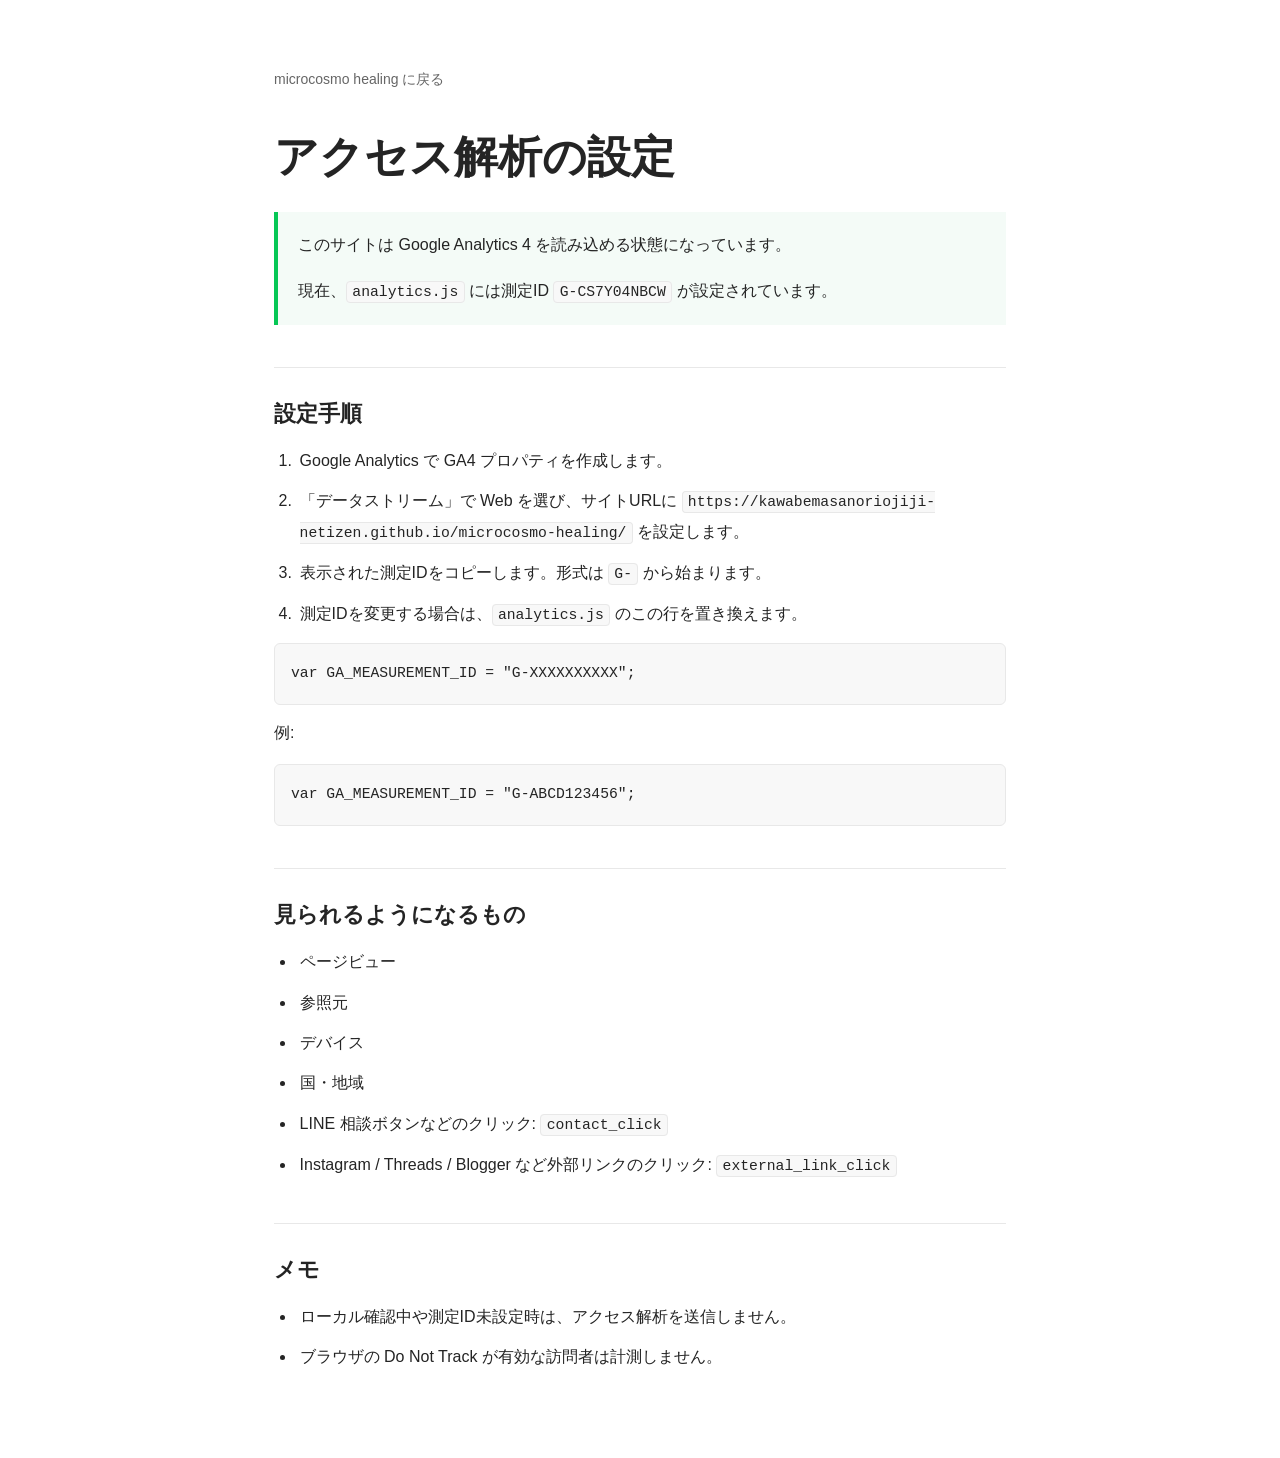
<file: analytics-setup.html>
<!DOCTYPE html>
<html lang="ja">
<head>
<meta charset="UTF-8">
<meta name="viewport" content="width=device-width, initial-scale=1.0">
<title>アクセス解析の設定 | microcosmo healing</title>
<script src="./analytics.js" defer></script>
<style>
  :root {
    --text: #242424;
    --muted: #666666;
    --border: #e8e8e8;
    --soft: #f8f8f8;
    --accent: #06c755;
  }

  * {
    box-sizing: border-box;
  }

  body {
    margin: 0;
    background: #ffffff;
    color: var(--text);
    font-family: "Yu Gothic", "Meiryo", sans-serif;
    line-height: 1.9;
  }

  main {
    max-width: 780px;
    margin: 0 auto;
    padding: 64px 24px 80px;
  }

  .back-link {
    color: var(--muted);
    display: inline-block;
    font-size: 14px;
    margin-bottom: 36px;
    text-decoration: none;
  }

  .back-link:hover {
    color: #111111;
  }

  h1 {
    font-size: clamp(30px, 6vw, 44px);
    letter-spacing: 0;
    line-height: 1.25;
    margin: 0 0 22px;
  }

  h2 {
    border-top: 1px solid var(--border);
    font-size: 22px;
    line-height: 1.45;
    margin: 42px 0 16px;
    padding-top: 30px;
  }

  p {
    margin: 0 0 16px;
  }

  ol,
  ul {
    margin: 0;
    padding-left: 1.4em;
  }

  li {
    margin: 0 0 10px;
    padding-left: 0.2em;
  }

  code {
    background: var(--soft);
    border: 1px solid var(--border);
    border-radius: 4px;
    font-family: ui-monospace, SFMono-Regular, Menlo, Consolas, monospace;
    font-size: 0.92em;
    padding: 0.12em 0.36em;
  }

  pre {
    background: var(--soft);
    border: 1px solid var(--border);
    border-radius: 6px;
    overflow-x: auto;
    padding: 16px;
  }

  pre code {
    background: transparent;
    border: 0;
    padding: 0;
  }

  .status {
    background: #f4fbf7;
    border-left: 4px solid var(--accent);
    margin: 28px 0 34px;
    padding: 18px 20px;
  }

  .status p:last-child {
    margin-bottom: 0;
  }

  @media (max-width: 560px) {
    main {
      padding: 36px 18px 56px;
    }

    h2 {
      font-size: 20px;
    }
  }
</style>
</head>
<body>
<main>
  <a class="back-link" href="./index.html">microcosmo healing に戻る</a>

  <h1>アクセス解析の設定</h1>

  <div class="status">
    <p>このサイトは Google Analytics 4 を読み込める状態になっています。</p>
    <p>現在、<code>analytics.js</code> には測定ID <code>G-CS7Y04NBCW</code> が設定されています。</p>
  </div>

  <h2>設定手順</h2>
  <ol>
    <li>Google Analytics で GA4 プロパティを作成します。</li>
    <li>「データストリーム」で Web を選び、サイトURLに <code>https://kawabemasanoriojiji-netizen.github.io/microcosmo-healing/</code> を設定します。</li>
    <li>表示された測定IDをコピーします。形式は <code>G-</code> から始まります。</li>
    <li>測定IDを変更する場合は、<code>analytics.js</code> のこの行を置き換えます。</li>
  </ol>

  <pre><code>var GA_MEASUREMENT_ID = "G-XXXXXXXXXX";</code></pre>

  <p>例:</p>
  <pre><code>var GA_MEASUREMENT_ID = "G-ABCD123456";</code></pre>

  <h2>見られるようになるもの</h2>
  <ul>
    <li>ページビュー</li>
    <li>参照元</li>
    <li>デバイス</li>
    <li>国・地域</li>
    <li>LINE 相談ボタンなどのクリック: <code>contact_click</code></li>
    <li>Instagram / Threads / Blogger など外部リンクのクリック: <code>external_link_click</code></li>
  </ul>

  <h2>メモ</h2>
  <ul>
    <li>ローカル確認中や測定ID未設定時は、アクセス解析を送信しません。</li>
    <li>ブラウザの Do Not Track が有効な訪問者は計測しません。</li>
  </ul>
</main>
</body>
</html>
</file>
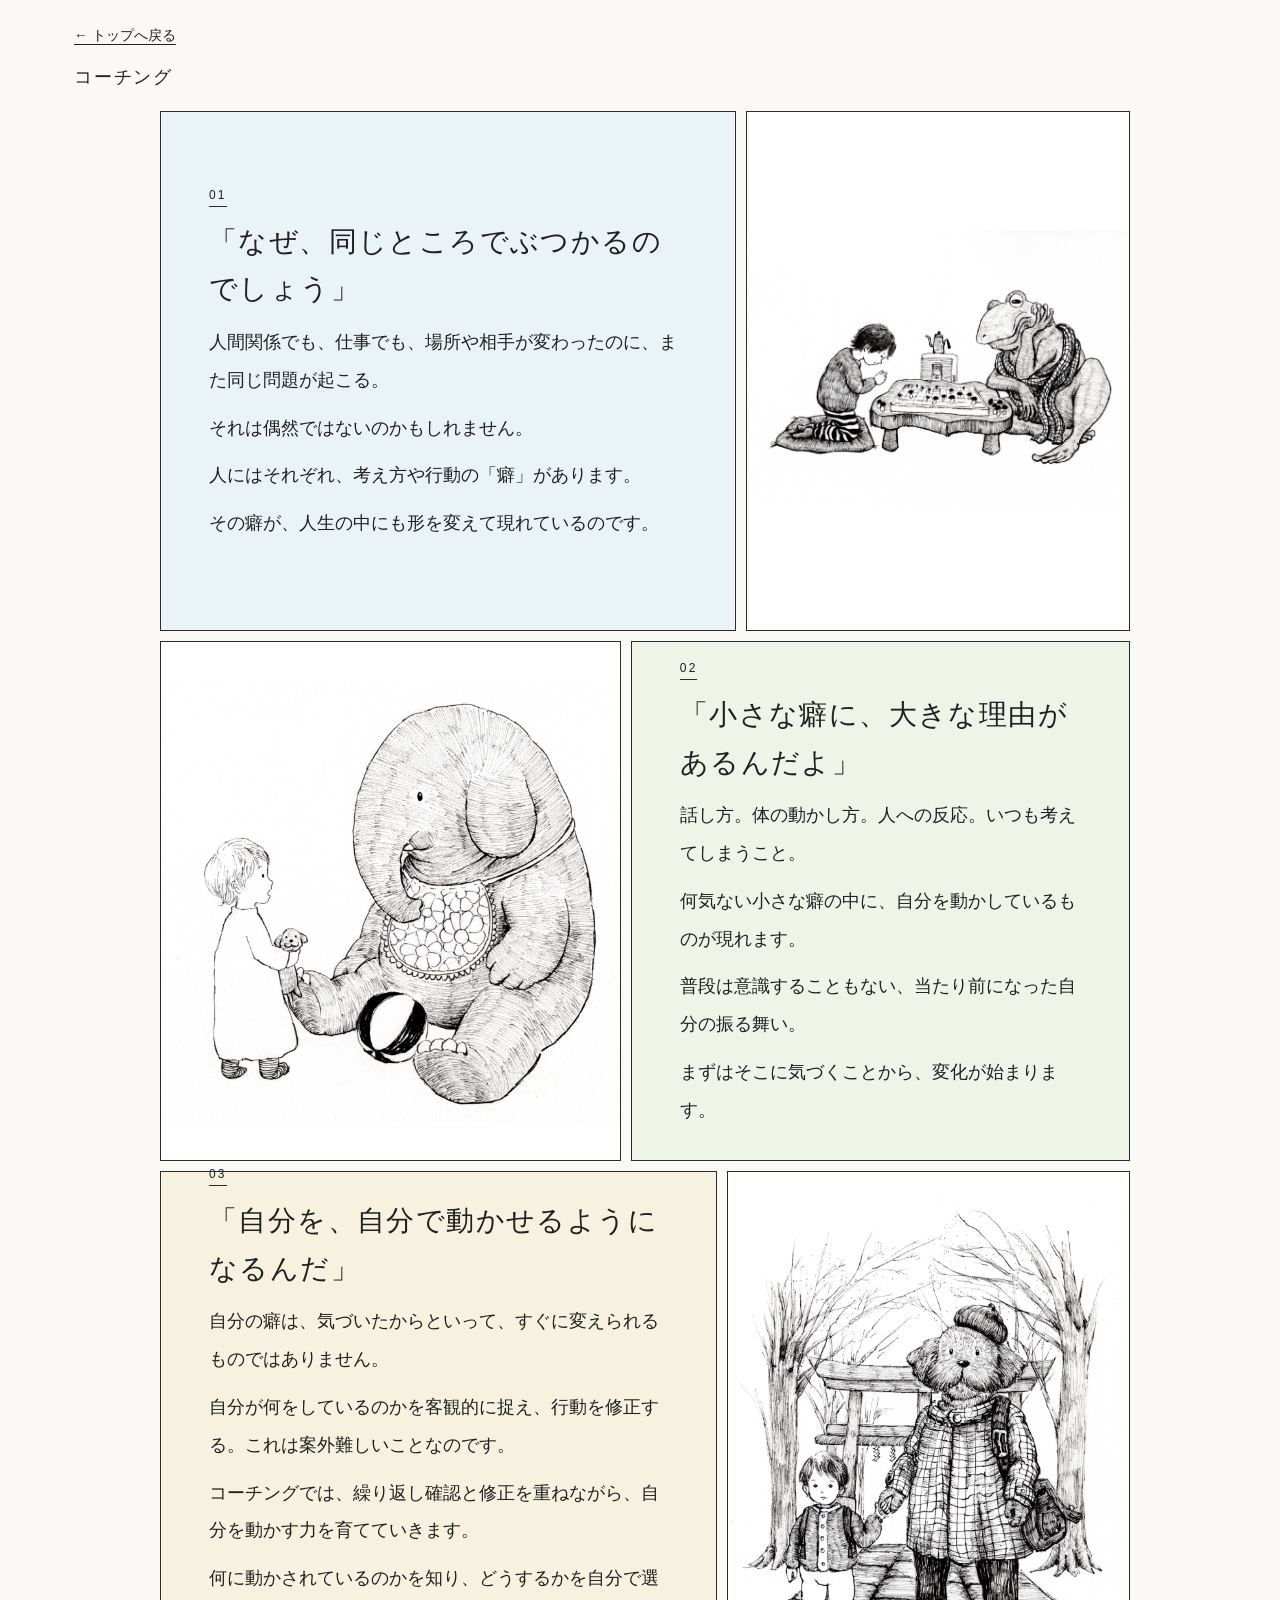
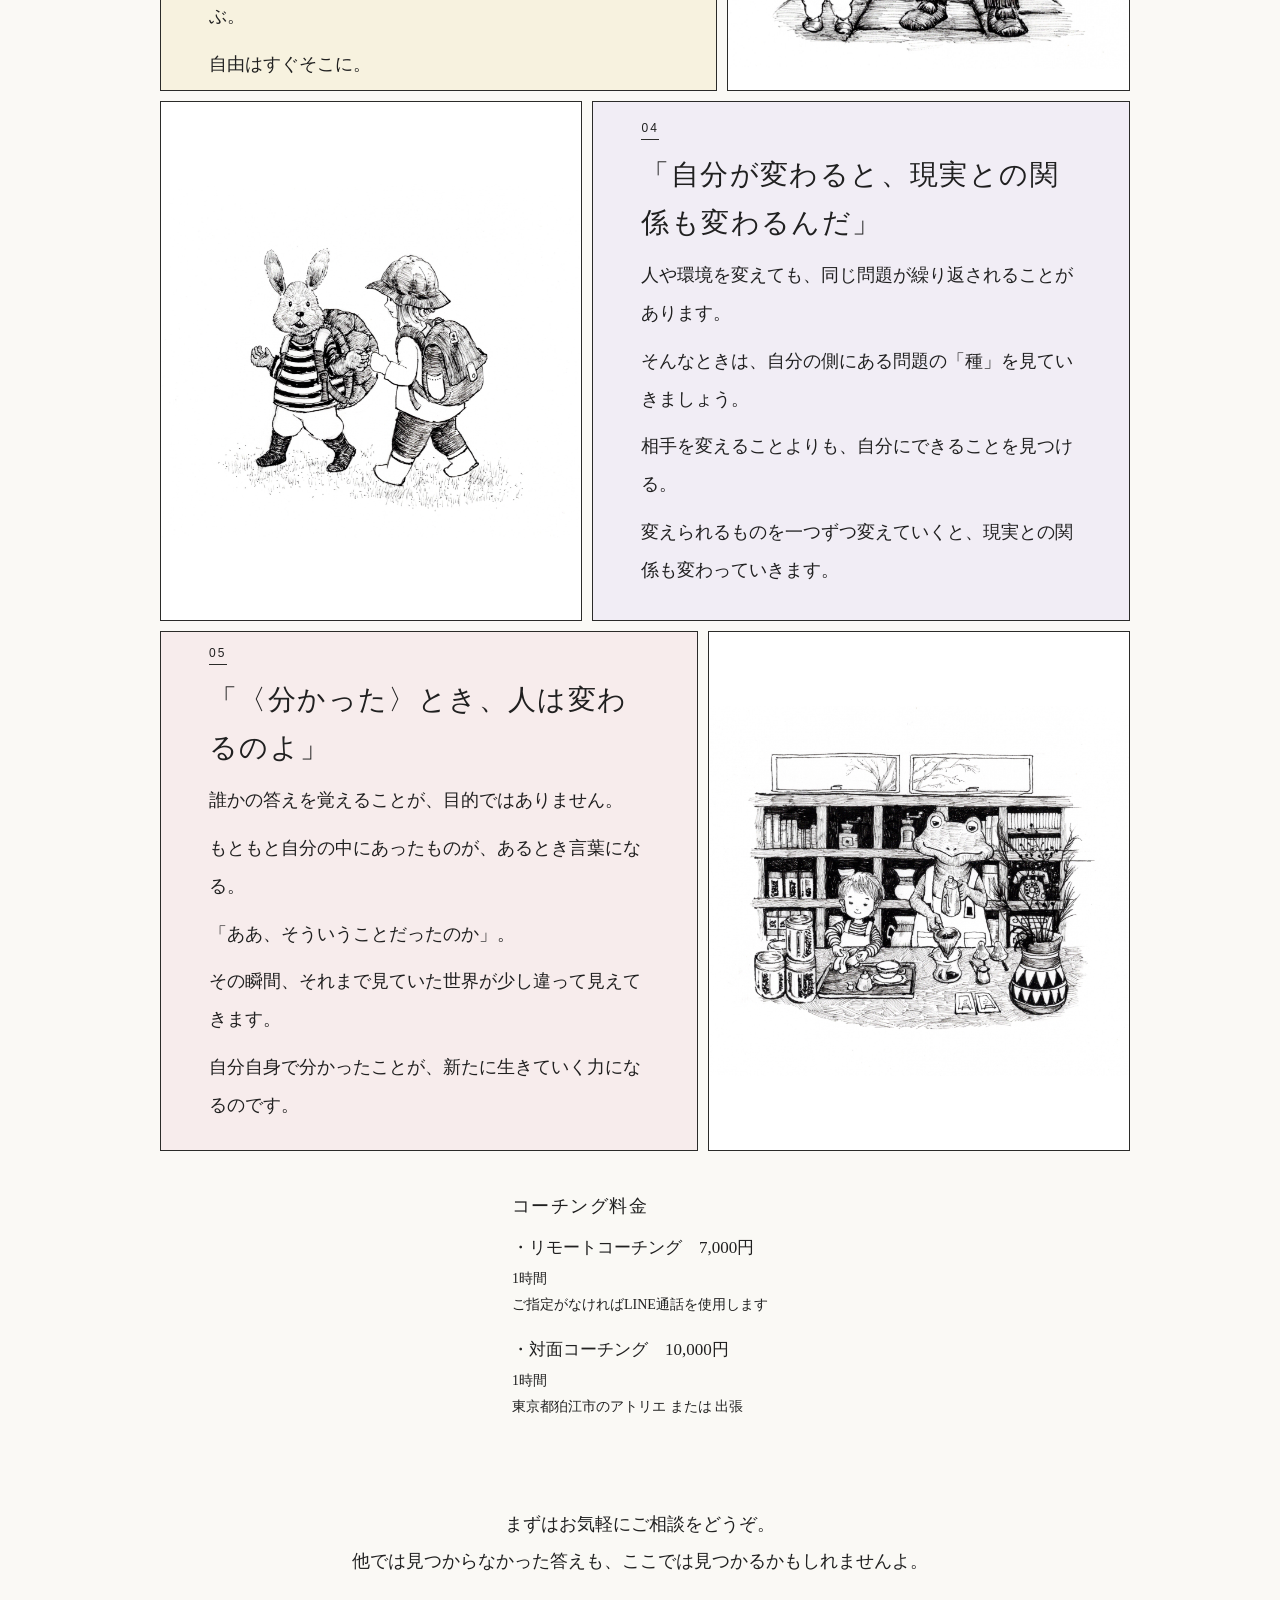
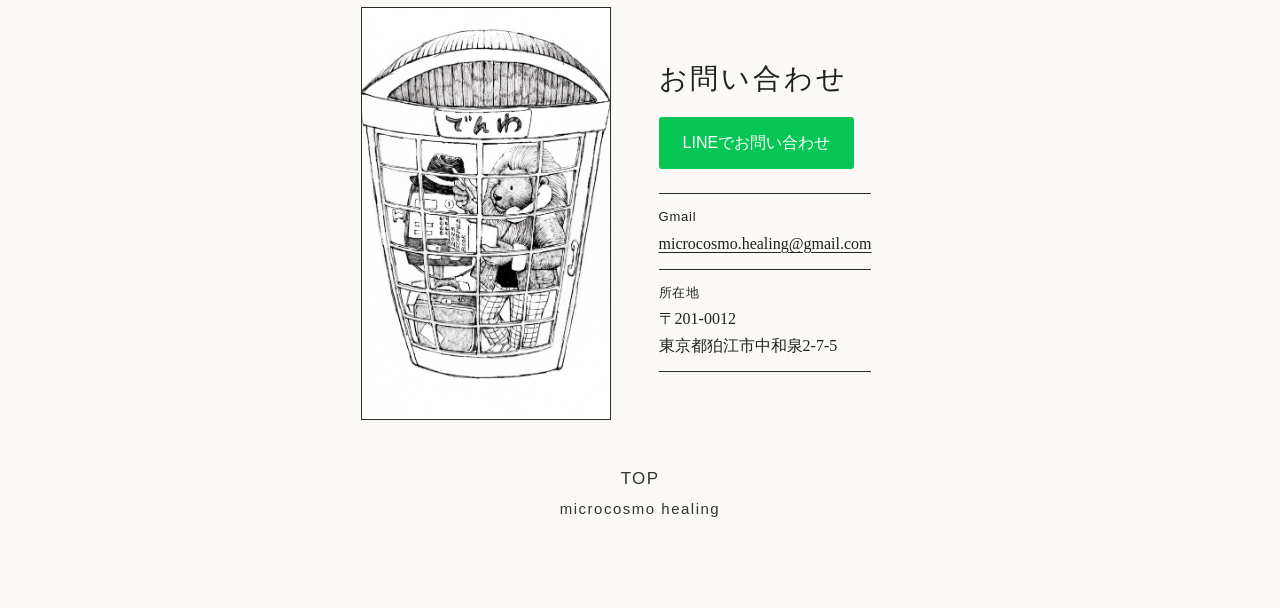
<file: habit_counseling.html>
<!doctype html>
<html lang="ja">
<head>
  <meta charset="utf-8">
  <meta name="viewport" content="width=device-width,initial-scale=1">
  <title>コーチング | アトリエこしき</title>
  <link rel="stylesheet" href="service-pages.css?v=0649fc7">
</head>
<body class="coaching-page">
  <main class="service-page">
    <a class="back-link" href="index.html">← トップへ戻る</a>
    <h1 class="page-title">コーチング</h1>
    <section class="comic-grid coaching-spread" aria-label="コーチングについて">
      <article class="comic-panel coaching-scene scene-01">
        <div class="panel-copy"><span class="section-number">01</span><h2>「なぜ、同じところでぶつかるのでしょう」</h2><p>人間関係でも、仕事でも、場所や相手が変わったのに、また同じ問題が起こる。</p><p>それは偶然ではないのかもしれません。</p><p>人にはそれぞれ、考え方や行動の「癖」があります。</p><p>その癖が、人生の中にも形を変えて現れているのです。</p></div>
        <div class="panel-art"><img src="images/HPの絵/26.png" alt="子供とカエルが盤上ゲームをしている絵" decoding="async" fetchpriority="high"></div>
      </article>
      <article class="comic-panel coaching-scene scene-02">
        <div class="panel-art"><img src="images/HPの絵/28.png" alt="象と子供の絵" loading="lazy" decoding="async"></div>
        <div class="panel-copy"><span class="section-number">02</span><h2>「小さな癖に、大きな理由があるんだよ」</h2><p>話し方。体の動かし方。人への反応。いつも考えてしまうこと。</p><p>何気ない小さな癖の中に、自分を動かしているものが現れます。</p><p>普段は意識することもない、当たり前になった自分の振る舞い。</p><p>まずはそこに気づくことから、変化が始まります。</p></div>
      </article>
      <article class="comic-panel coaching-scene scene-03">
        <div class="panel-copy"><span class="section-number">03</span><h2>「自分を、自分で動かせるようになるんだ」</h2><p>自分の癖は、気づいたからといって、すぐに変えられるものではありません。</p><p>自分が何をしているのかを客観的に捉え、行動を修正する。これは案外難しいことなのです。</p><p>コーチングでは、繰り返し確認と修正を重ねながら、自分を動かす力を育てていきます。</p><p>何に動かされているのかを知り、どうするかを自分で選ぶ。</p><p>自由はすぐそこに。</p></div>
        <div class="panel-art"><img src="images/HPの絵/32.png" alt="神社で犬と子供が手をつないでいる絵" loading="lazy" decoding="async"></div>
      </article>
      <article class="comic-panel coaching-scene scene-04">
        <div class="panel-art"><img src="images/HPの絵/27.png" alt="うさぎと子供がリュックを背負っている絵" loading="lazy" decoding="async"></div>
        <div class="panel-copy"><span class="section-number">04</span><h2>「自分が変わると、現実との関係も変わるんだ」</h2><p>人や環境を変えても、同じ問題が繰り返されることがあります。</p><p>そんなときは、自分の側にある問題の「種」を見ていきましょう。</p><p>相手を変えることよりも、自分にできることを見つける。</p><p>変えられるものを一つずつ変えていくと、現実との関係も変わっていきます。</p></div>
      </article>
      <article class="comic-panel coaching-scene scene-05">
        <div class="panel-art"><img src="images/HPの絵/30.png" alt="店内のカエルと子供の絵" loading="lazy" decoding="async"></div>
        <div class="panel-copy"><span class="section-number">05</span><h2>「〈分かった〉とき、人は変わるのよ」</h2><p>誰かの答えを覚えることが、目的ではありません。</p><p>もともと自分の中にあったものが、あるとき言葉になる。</p><p>「ああ、そういうことだったのか」。</p><p>その瞬間、それまで見ていた世界が少し違って見えてきます。</p><p>自分自身で分かったことが、新たに生きていく力になるのです。</p></div>
      </article>
    </section>
    <section class="coaching-price" aria-labelledby="coaching-price-title"><div class="price-panel"><h2 id="coaching-price-title">コーチング料金</h2><div class="price-items"><div><p>・リモートコーチング　7,000円</p><small>1時間<br>ご指定がなければLINE通話を使用します</small></div><div><p>・対面コーチング　10,000円</p><small>1時間<br>東京都狛江市のアトリエ または 出張</small></div></div></div></section>
    <p class="contact-bridge">まずはお気軽にご相談をどうぞ。<br>他では見つからなかった答えも、ここでは見つかるかもしれませんよ。</p>
    <section class="shared-contact" aria-labelledby="contact-title"><div class="shared-contact-art"><img src="images/HPの絵/25.png" alt="電話ボックスのライオンの絵"></div><div class="shared-contact-content"><h2 id="contact-title">お問い合わせ</h2><a class="button" href="https://lin.ee/x2WpMEs" target="_blank" rel="noopener noreferrer">LINEでお問い合わせ</a><div class="shared-contact-details"><p><span>Gmail</span><a href="mailto:microcosmo.healing@gmail.com">microcosmo.healing@gmail.com</a></p><p><span>所在地</span>〒201-0012<br>東京都狛江市中和泉2-7-5</p></div></div></section>
    <footer class="service-footer"><a href="index.html">TOP</a><a href="index.html">microcosmo healing</a></footer>
  </main>
</body>
</html>
</file>
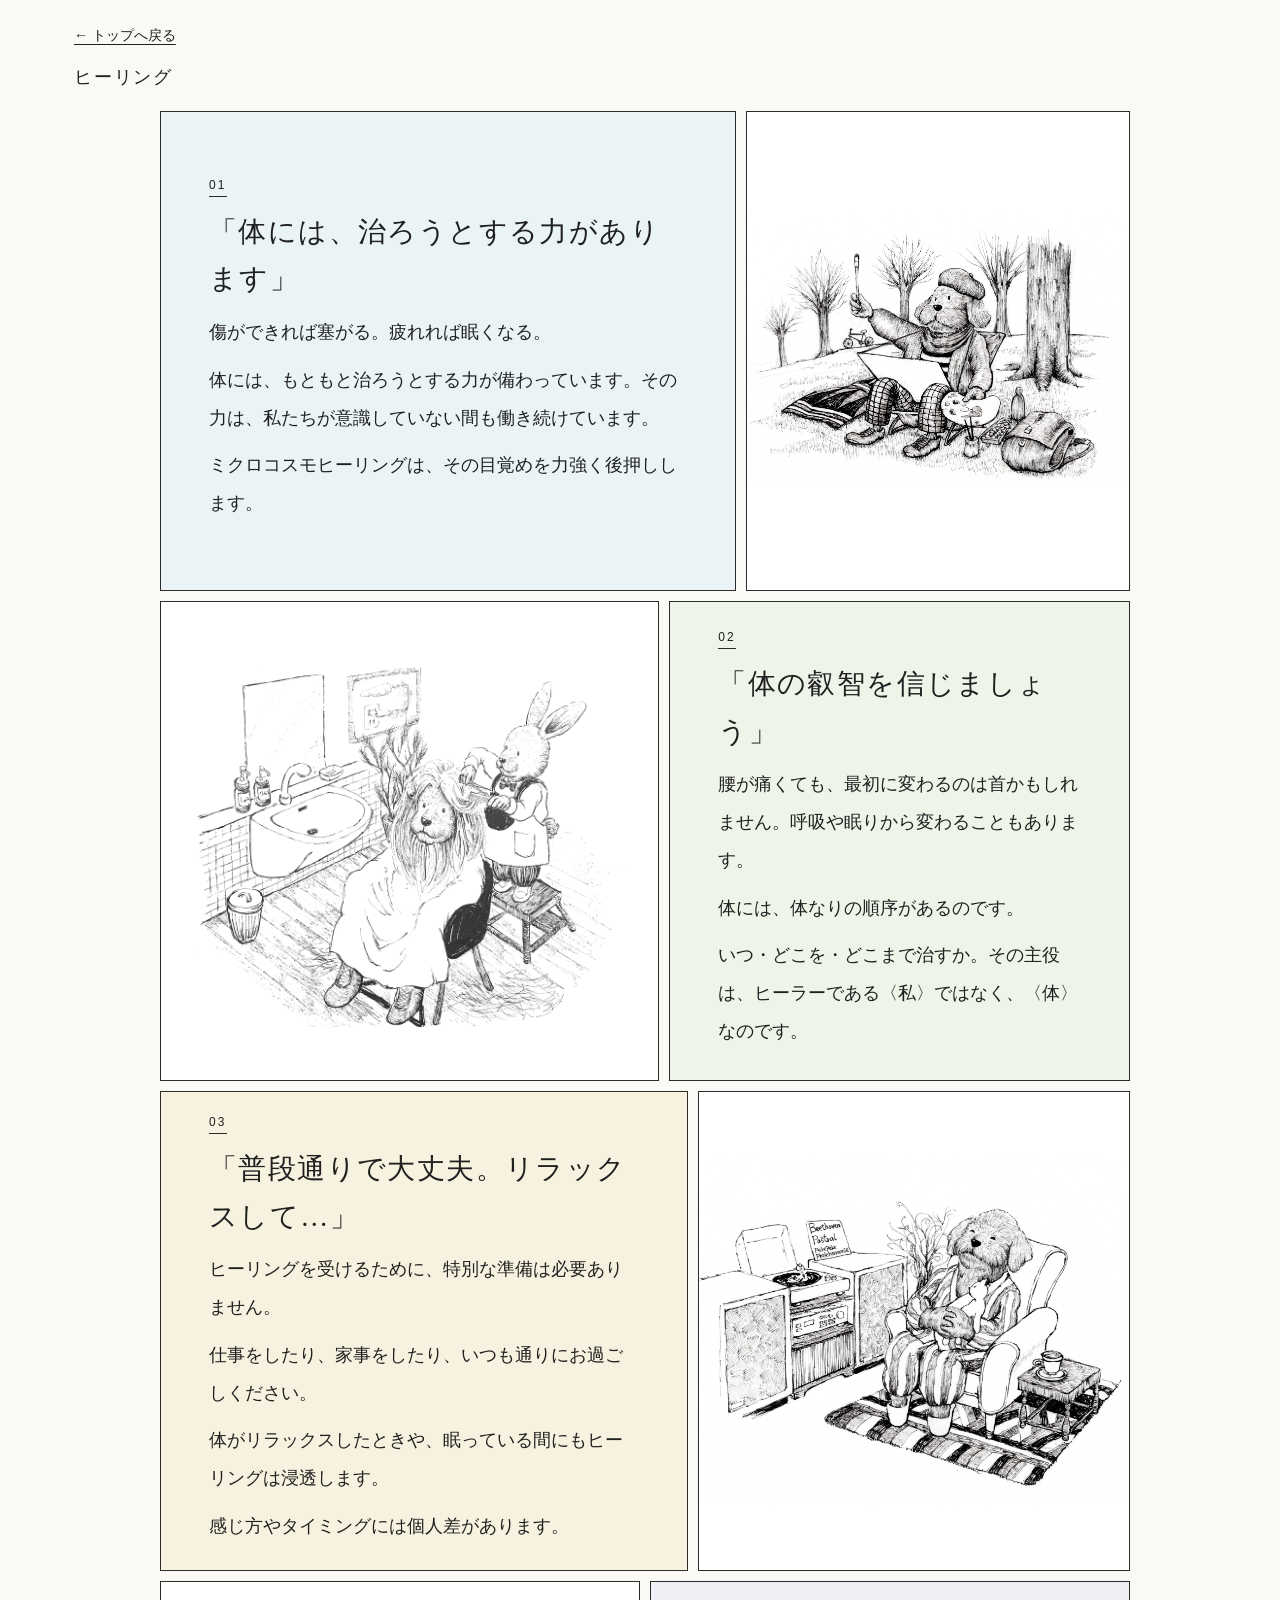
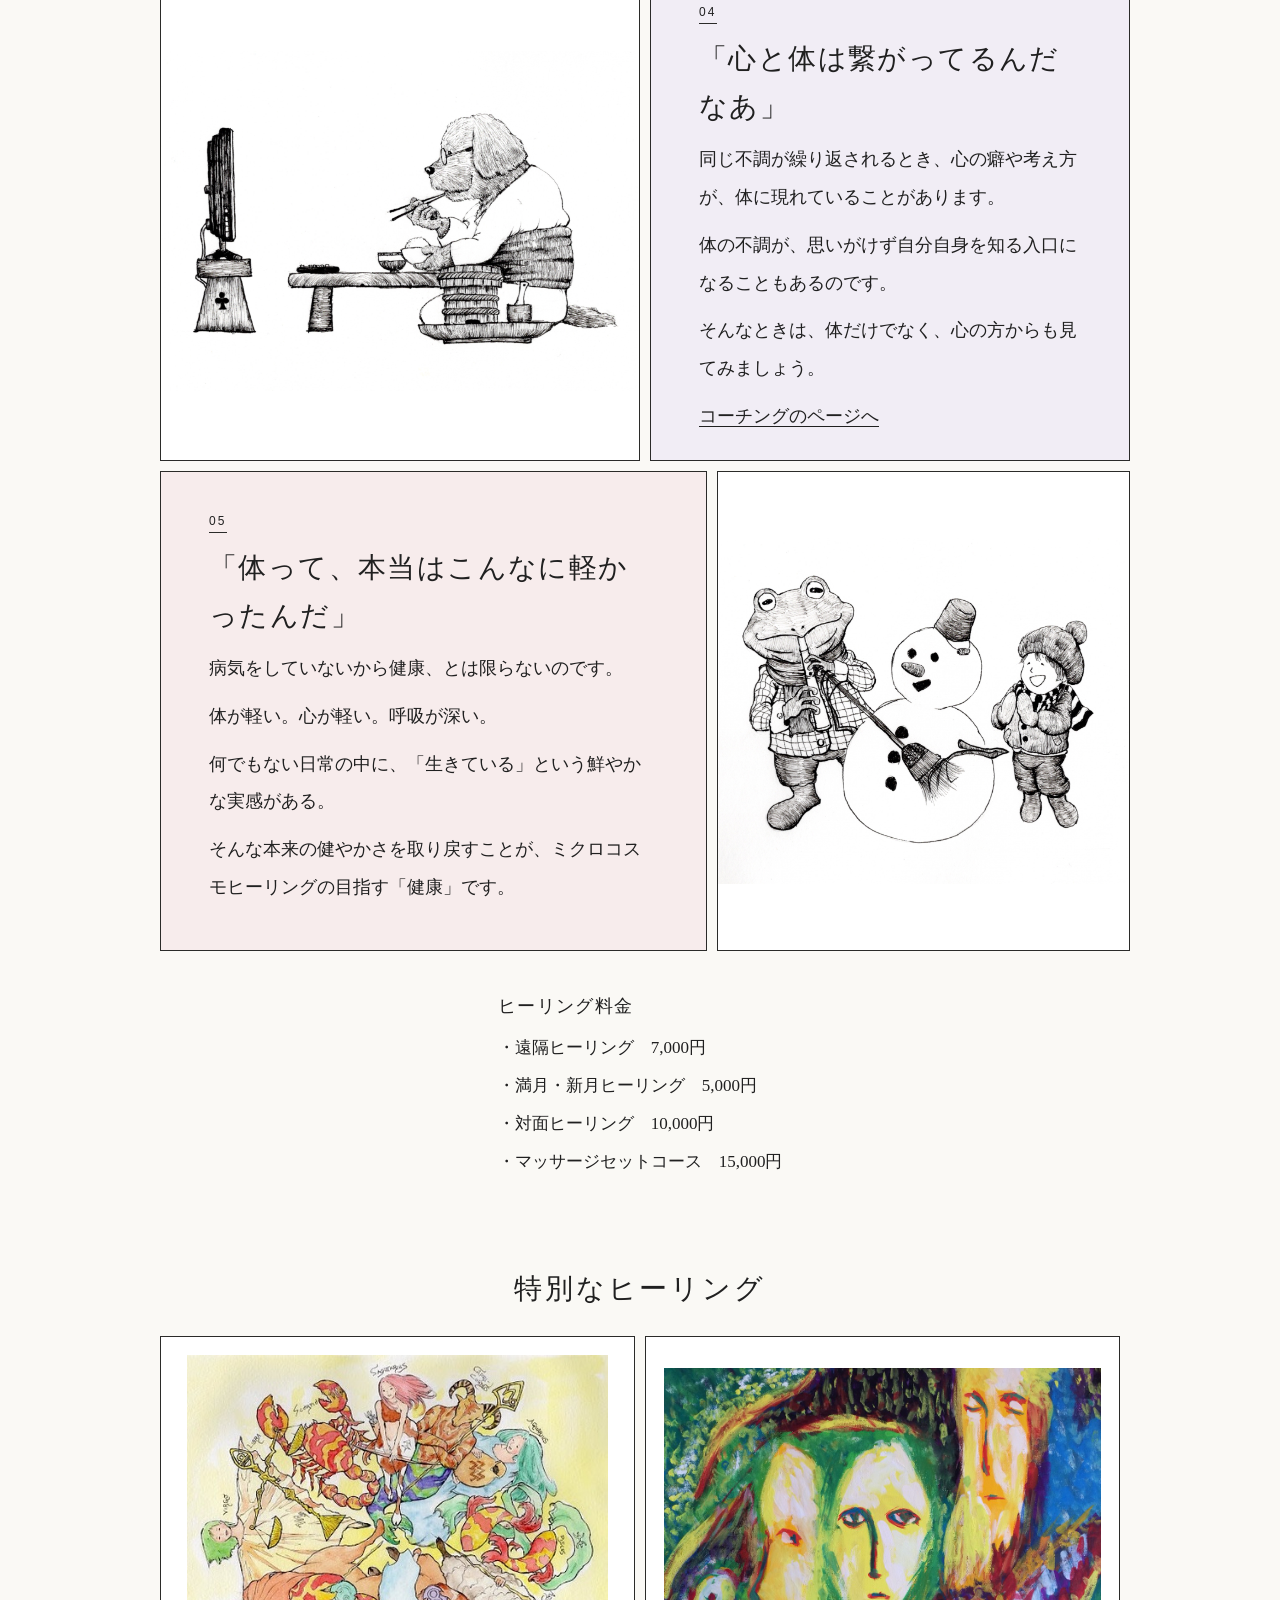
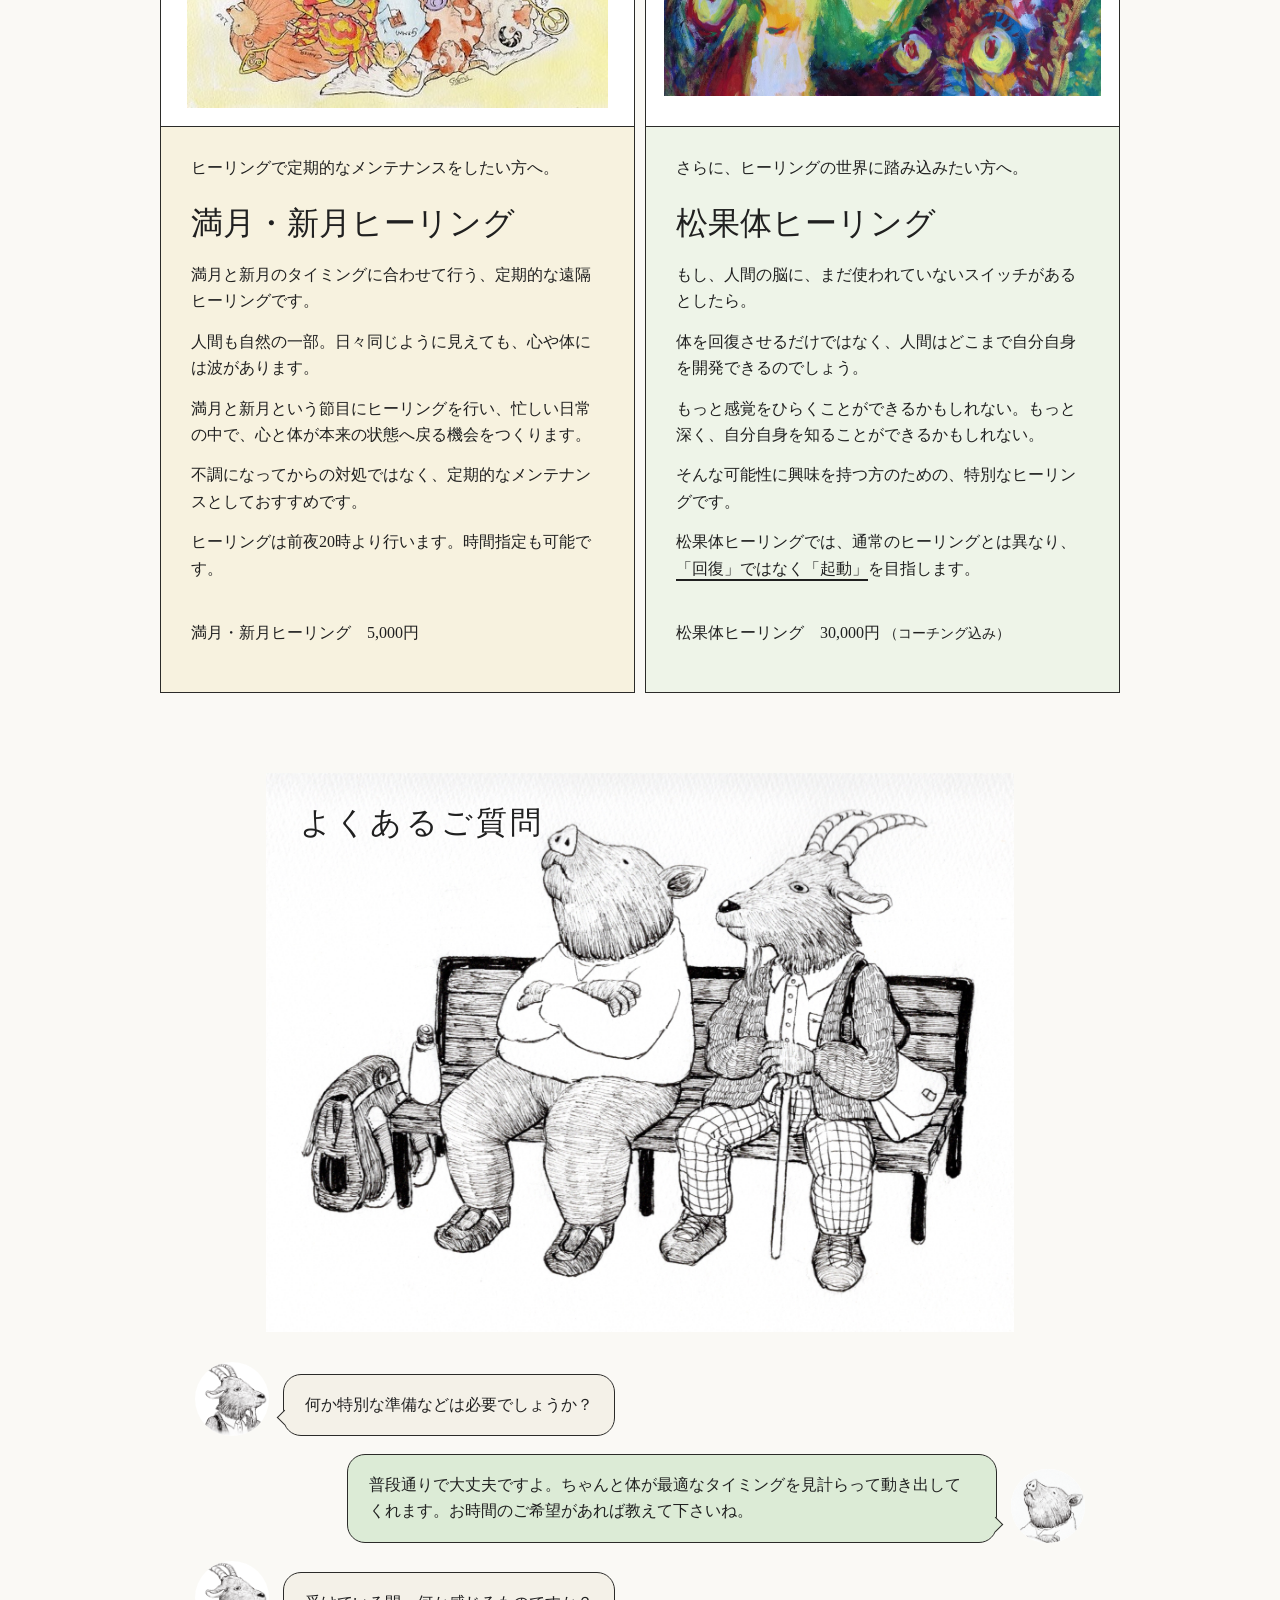
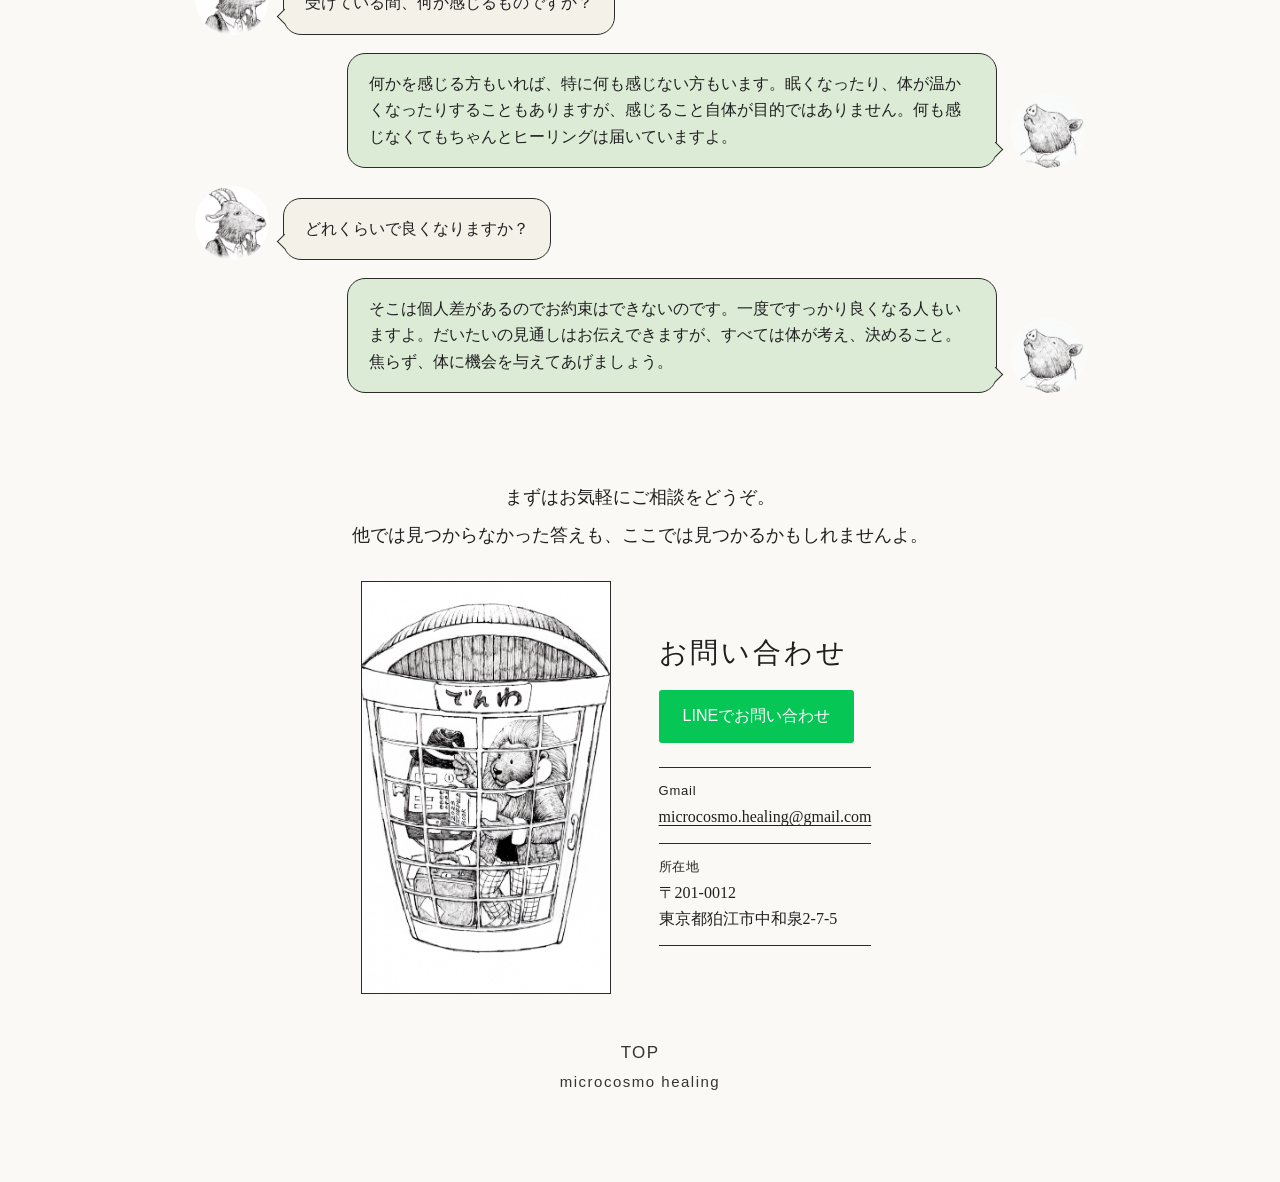
<file: healing(2).html>
<!doctype html>
<html lang="ja">
<head>
  <meta charset="utf-8">
  <meta name="viewport" content="width=device-width,initial-scale=1">
  <title>ヒーリング | アトリエこしき</title>
  <link rel="stylesheet" href="service-pages.css?v=0649fc7">
</head>
<body class="healing-page">
  <main class="service-page">
    <a class="back-link" href="index.html">← トップへ戻る</a>
    <h1 class="page-title">ヒーリング</h1>

    <section class="comic-grid healing-spread" aria-label="ヒーリングについて">
      <article class="comic-panel coaching-scene scene-01">
        <div class="panel-copy">
          <span class="section-number">01</span>
          <h2>「体には、治ろうとする力があります」</h2>
          <p>傷ができれば塞がる。疲れれば眠くなる。</p>
          <p>体には、もともと治ろうとする力が備わっています。その力は、私たちが意識していない間も働き続けています。</p>
          <p>ミクロコスモヒーリングは、その目覚めを力強く後押しします。</p>
        </div>
        <div class="panel-art"><img src="images/HPの絵/img20261002_11031388.png" alt="絵を描く犬の絵" decoding="async" fetchpriority="high"></div>
      </article>

      <article class="comic-panel coaching-scene scene-02">
        <div class="panel-art"><img src="images/HPの絵/54640061737_whiteout_crisp_print_300dpi.jpg" alt="美容院の絵" loading="lazy" decoding="async"></div>
        <div class="panel-copy">
          <span class="section-number">02</span>
          <h2>「体の叡智を信じましょう」</h2>
          <p>腰が痛くても、最初に変わるのは首かもしれません。呼吸や眠りから変わることもあります。</p>
          <p>体には、体なりの順序があるのです。</p>
          <p>いつ・どこを・どこまで治すか。その主役は、ヒーラーである〈私〉ではなく、〈体〉なのです。</p>
        </div>
      </article>

      <article class="comic-panel coaching-scene scene-03">
        <div class="panel-copy">
          <span class="section-number">03</span>
          <h2>「普段通りで大丈夫。リラックスして…」</h2>
          <p>ヒーリングを受けるために、特別な準備は必要ありません。</p>
          <p>仕事をしたり、家事をしたり、いつも通りにお過ごしください。</p>
          <p>体がリラックスしたときや、眠っている間にもヒーリングは浸透します。</p>
          <p>感じ方やタイミングには個人差があります。</p>
        </div>
        <div class="panel-art"><img src="images/HPの絵/img20261002_11013363.png" alt="レコードを聞く犬の絵" loading="lazy" decoding="async"></div>
      </article>

      <article class="comic-panel coaching-scene scene-04">
        <div class="panel-art"><img src="images/HPの絵/img20261002_11022553.png" alt="食事中の犬の絵" loading="lazy" decoding="async"></div>
        <div class="panel-copy">
          <span class="section-number">04</span>
          <h2>「心と体は繋がってるんだなあ」</h2>
          <p>同じ不調が繰り返されるとき、心の癖や考え方が、体に現れていることがあります。</p>
          <p>体の不調が、思いがけず自分自身を知る入口になることもあるのです。</p>
          <p>そんなときは、体だけでなく、心の方からも見てみましょう。</p>
          <p><a class="coaching-text-link" href="habit_counseling.html">コーチングのページへ</a></p>
        </div>
      </article>

      <article class="comic-panel coaching-scene scene-05">
        <div class="panel-copy">
          <span class="section-number">05</span>
          <h2>「体って、本当はこんなに軽かったんだ」</h2>
          <p>病気をしていないから健康、とは限らないのです。</p>
          <p>体が軽い。心が軽い。呼吸が深い。</p>
          <p>何でもない日常の中に、「生きている」という鮮やかな実感がある。</p>
          <p>そんな本来の健やかさを取り戻すことが、ミクロコスモヒーリングの目指す「健康」です。</p>
        </div>
        <div class="panel-art"><img src="images/HPの絵/img20261002_11003008.png" alt="雪だるまの絵" loading="lazy" decoding="async"></div>
      </article>
    </section>

    <section class="healing-price" aria-labelledby="healing-price-title">
      <div class="price-panel">
        <h2 id="healing-price-title">ヒーリング料金</h2>
        <div class="price-items">
          <p>・遠隔ヒーリング　7,000円</p>
          <p>・満月・新月ヒーリング　5,000円</p>
          <p>・対面ヒーリング　10,000円</p>
          <p>・マッサージセットコース　15,000円</p>
        </div>
      </div>
    </section>

    <section class="healing-special" aria-labelledby="healing-special-title">
      <h2 id="healing-special-title">特別なヒーリング</h2>
      <div class="special-exhibits">
        <article class="special-exhibit moon-exhibit">
          <div class="exhibit-art"><img src="images/HPの絵/11.JPG" alt="満月・新月ヒーリングの星座作品"></div>
          <div class="exhibit-copy">
            <p class="moon-intro">ヒーリングで定期的なメンテナンスをしたい方へ。</p>
            <h3>満月・新月ヒーリング</h3>
            <p>満月と新月のタイミングに合わせて行う、定期的な遠隔ヒーリングです。</p>
            <p>人間も自然の一部。日々同じように見えても、心や体には波があります。</p>
            <p>満月と新月という節目にヒーリングを行い、忙しい日常の中で、心と体が本来の状態へ戻る機会をつくります。</p>
            <p>不調になってからの対処ではなく、定期的なメンテナンスとしておすすめです。</p>
            <p>ヒーリングは前夜20時より行います。時間指定も可能です。</p>
            <p class="special-price">満月・新月ヒーリング　5,000円</p>
          </div>
        </article>

        <article class="special-exhibit pineal-exhibit">
          <div class="exhibit-art"><img src="images/HPの絵/27.JPG" alt="神または三つの顔が描かれたカラー作品"></div>
          <div class="exhibit-copy">
            <p class="pineal-intro">さらに、ヒーリングの世界に踏み込みたい方へ。</p>
            <h3>松果体ヒーリング</h3>
            <p>もし、人間の脳に、まだ使われていないスイッチがあるとしたら。</p>
            <p>体を回復させるだけではなく、人間はどこまで自分自身を開発できるのでしょう。</p>
            <p>もっと感覚をひらくことができるかもしれない。もっと深く、自分自身を知ることができるかもしれない。</p>
            <p>そんな可能性に興味を持つ方のための、特別なヒーリングです。</p>
            <p>松果体ヒーリングでは、通常のヒーリングとは異なり、<strong>「回復」ではなく「起動」</strong>を目指します。</p>
            <p class="pineal-price">松果体ヒーリング　30,000円<span>（コーチング込み）</span></p>
          </div>
        </article>
      </div>
    </section>

    <section class="healing-faq" aria-labelledby="faq-title">
      <div class="faq-entry-art">
        <img src="images/HPの絵/faq-pig-goat-entrance.png" alt="ベンチに座る豚とヤギの絵">
        <h2 id="faq-title">よくあるご質問</h2>
      </div>
      <div class="faq-copy">
        <div class="chat-list">
          <div class="chat-line question"><img class="speaker-icon goat-icon" src="images/HPの絵/faq-goat-face.png" alt="ヤギの話者アイコン"><div class="chat"><p>何か特別な準備などは必要でしょうか？</p></div></div>
          <div class="chat-line answer"><div class="chat"><p>普段通りで大丈夫ですよ。ちゃんと体が最適なタイミングを見計らって動き出してくれます。お時間のご希望があれば教えて下さいね。</p></div><img class="speaker-icon pig-icon" src="images/HPの絵/faq-pig-face.png" alt="豚の話者アイコン"></div>
          <div class="chat-line question"><img class="speaker-icon goat-icon" src="images/HPの絵/faq-goat-face.png" alt="ヤギの話者アイコン"><div class="chat"><p>受けている間、何か感じるものですか？</p></div></div>
          <div class="chat-line answer"><div class="chat"><p>何かを感じる方もいれば、特に何も感じない方もいます。眠くなったり、体が温かくなったりすることもありますが、感じること自体が目的ではありません。何も感じなくてもちゃんとヒーリングは届いていますよ。</p></div><img class="speaker-icon pig-icon" src="images/HPの絵/faq-pig-face.png" alt="豚の話者アイコン"></div>
          <div class="chat-line question"><img class="speaker-icon goat-icon" src="images/HPの絵/faq-goat-face.png" alt="ヤギの話者アイコン"><div class="chat"><p>どれくらいで良くなりますか？</p></div></div>
          <div class="chat-line answer"><div class="chat"><p>そこは個人差があるのでお約束はできないのです。一度ですっかり良くなる人もいますよ。だいたいの見通しはお伝えできますが、すべては体が考え、決めること。焦らず、体に機会を与えてあげましょう。</p></div><img class="speaker-icon pig-icon" src="images/HPの絵/faq-pig-face.png" alt="豚の話者アイコン"></div>
        </div>
      </div>
    </section>

    <p class="contact-bridge">まずはお気軽にご相談をどうぞ。<br>他では見つからなかった答えも、ここでは見つかるかもしれませんよ。</p>
    <section class="shared-contact" aria-labelledby="contact-title">
      <div class="shared-contact-art"><img src="images/HPの絵/25.png" alt="電話ボックスのライオンの絵"></div>
      <div class="shared-contact-content">
        <h2 id="contact-title">お問い合わせ</h2>
        <a class="button" href="https://lin.ee/x2WpMEs" target="_blank" rel="noopener noreferrer">LINEでお問い合わせ</a>
        <div class="shared-contact-details"><p><span>Gmail</span><a href="mailto:microcosmo.healing@gmail.com">microcosmo.healing@gmail.com</a></p><p><span>所在地</span>〒201-0012<br>東京都狛江市中和泉2-7-5</p></div>
      </div>
    </section>
    <footer class="service-footer"><a href="index.html">TOP</a><a href="index.html">microcosmo healing</a></footer>
  </main>
</body>
</html>
</file>
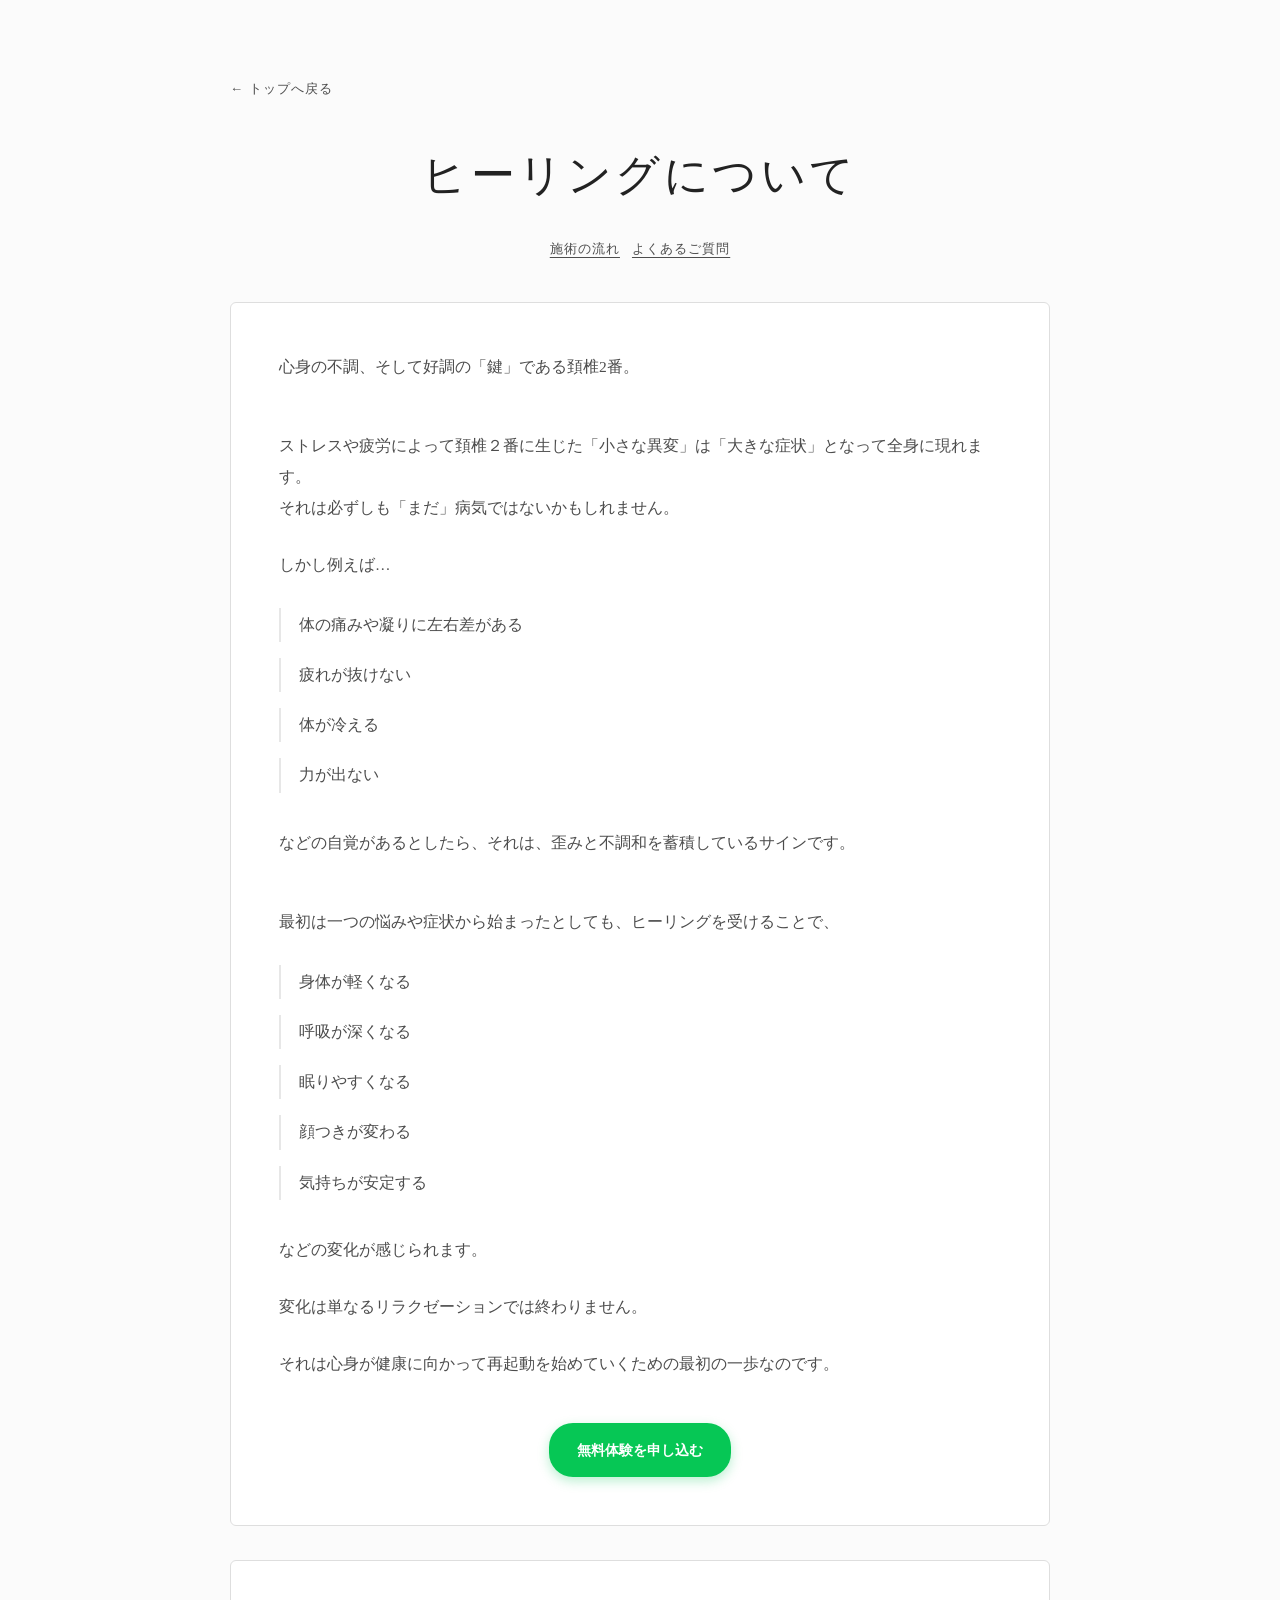
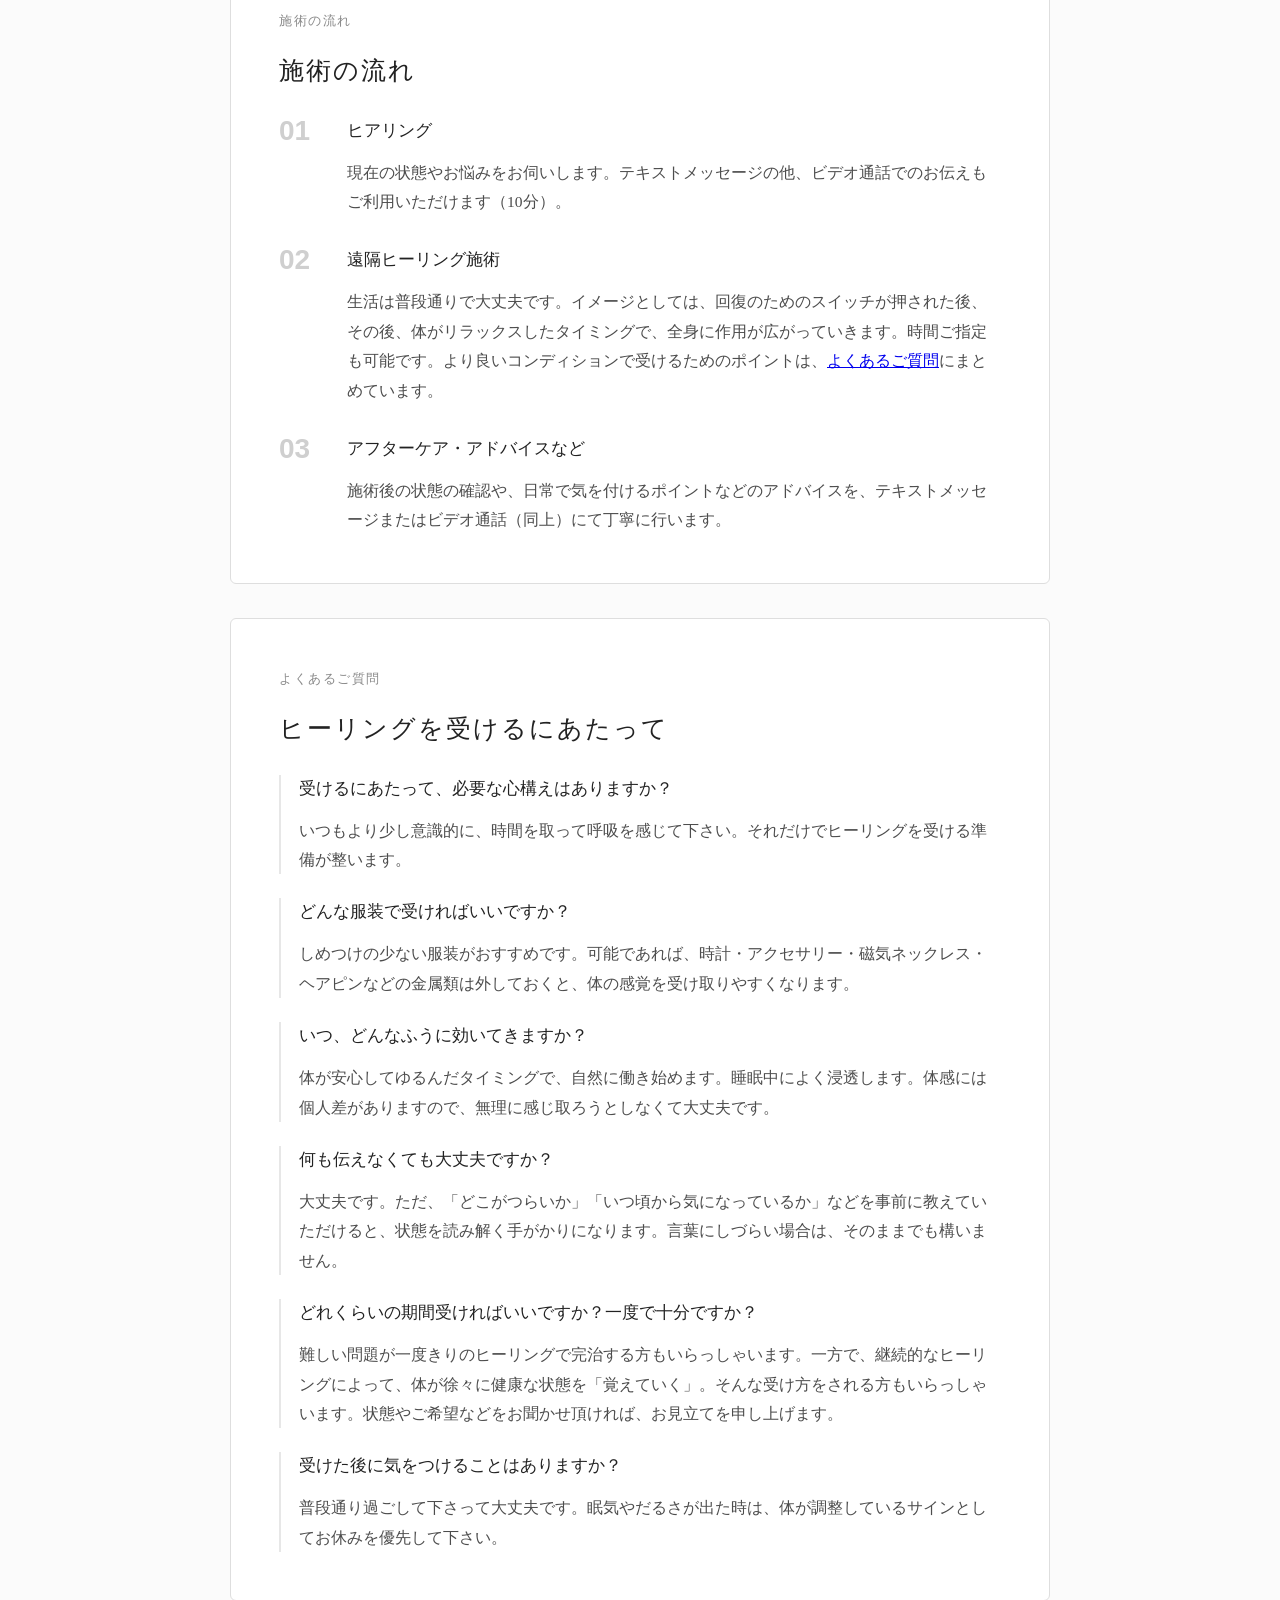
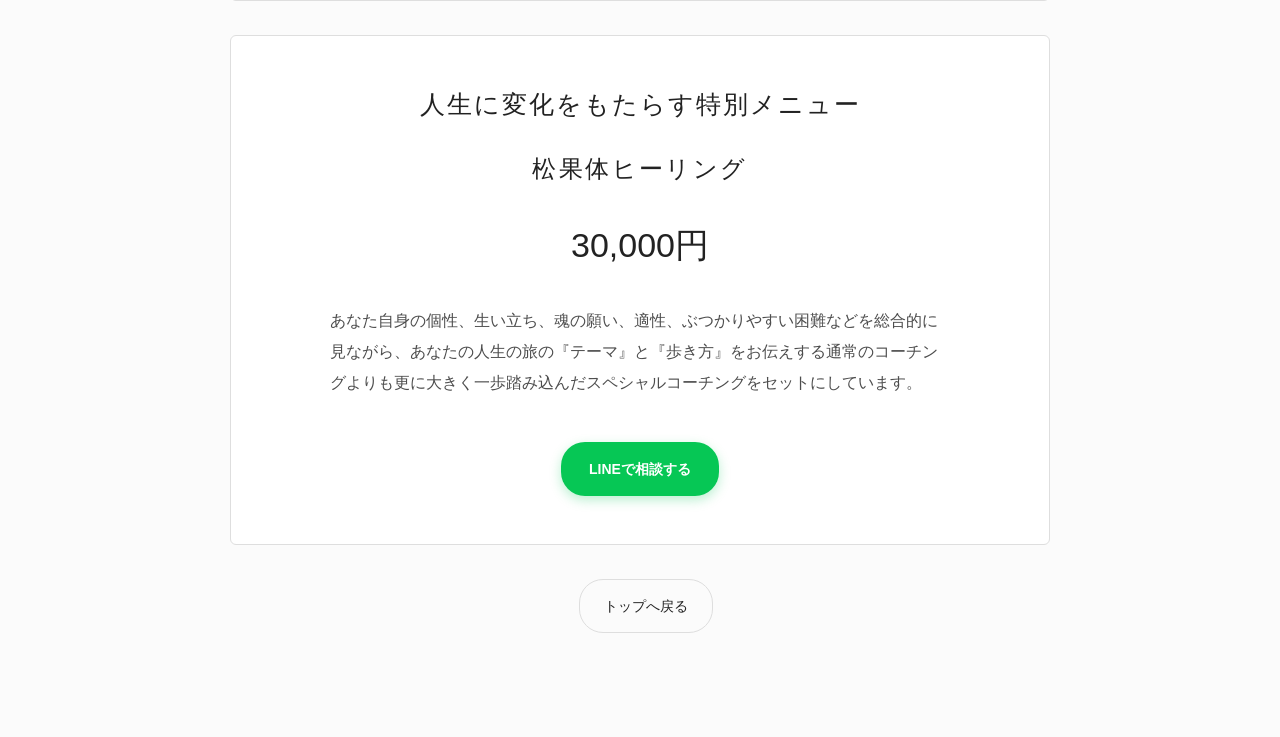
<file: healing.html>
<!DOCTYPE html>
<html lang="ja">
<head>
  <meta charset="UTF-8">
  <meta name="viewport" content="width=device-width, initial-scale=1.0">
  <title>ヒーリングについて | microcosmo healing</title>
  <style>
    :root {
      --text-color: #222222;
      --text-light: #4d4d4d;
      --bg-color: #ffffff;
      --accent: #06C755;
      --border: #dedede;
      --soft-bg: #fafafa;
      --quiet-bg: #f7f8f7;
    }

    body {
      margin: 0;
      background: #fbfbfb;
      color: var(--text-color);
      font-family: "Yu Mincho", "MS Mincho", "Hiragino Mincho ProN", serif;
      line-height: 2;
    }

    .page {
      max-width: 820px;
      margin: 0 auto;
      padding: 72px 20px 104px;
    }

    .back-link,
    .button,
    .secondary-button,
    .section-label {
      font-family: "Yu Gothic", "Meiryo", sans-serif;
    }

    .back-link {
      color: var(--text-light);
      display: inline-block;
      font-size: 13px;
      letter-spacing: 0.08em;
      margin-bottom: 42px;
      text-decoration: none;
    }

    h1 {
      font-size: clamp(30px, 5vw, 44px);
      font-weight: normal;
      letter-spacing: 0.08em;
      line-height: 1.45;
      margin: 0 0 46px;
      text-align: center;
    }

    h2 {
      font-size: clamp(21px, 4vw, 25px);
      font-weight: normal;
      letter-spacing: 0.08em;
      line-height: 1.7;
      margin: 0 0 24px;
    }

    p {
      color: var(--text-light);
      font-size: 15.5px;
      margin: 0 0 26px;
    }

    .article {
      background: var(--bg-color);
      border: 1px solid var(--border);
      border-radius: 6px;
      padding: clamp(30px, 6vw, 48px);
    }

    .article {
      margin-bottom: 34px;
    }

    .article p:last-child {
      margin-bottom: 0;
    }

    .article-block {
      margin-top: 48px;
    }

    .article-block.large-gap {
      margin-top: 64px;
    }

    .quiet-list {
      list-style: none;
      margin: 28px 0 34px;
      padding: 0;
    }

    .quiet-list li {
      border-left: 2px solid #e7e7e7;
      color: var(--text-light);
      font-size: 15.5px;
      line-height: 1.95;
      margin: 0 0 16px;
      padding: 2px 0 2px 18px;
    }

    .trial-actions {
      margin-top: 18px;
    }

    .simple-trial {
      margin-top: 44px;
      text-align: center;
    }

    .section-label {
      color: #8a8a8a;
      font-size: 13px;
      font-weight: normal;
      letter-spacing: 0.12em;
      line-height: 1.8;
      margin-bottom: 18px;
      text-transform: uppercase;
    }

    .subnav {
      display: flex;
      flex-wrap: wrap;
      gap: 12px;
      justify-content: center;
      margin: -18px 0 40px;
    }

    .subnav a {
      color: var(--text-light);
      font-family: "Yu Gothic", "Meiryo", sans-serif;
      font-size: 13px;
      letter-spacing: 0.08em;
      text-decoration: underline;
      text-decoration-thickness: 1px;
      text-underline-offset: 4px;
    }

    .guide-section {
      background: var(--bg-color);
      border: 1px solid var(--border);
      border-radius: 6px;
      margin-bottom: 34px;
      padding: clamp(30px, 6vw, 48px);
    }

    .flow-container {
      display: flex;
      flex-direction: column;
      gap: 30px;
    }

    .flow-step {
      display: flex;
      gap: 24px;
    }

    .step-num {
      color: #cfcfcf;
      font-family: "Yu Gothic", "Meiryo", sans-serif;
      font-size: 28px;
      font-weight: bold;
      line-height: 1;
      min-width: 44px;
    }

    .flow-step h3,
    .faq-card h3 {
      color: var(--text-color);
      font-size: 17px;
      font-weight: normal;
      line-height: 1.7;
      margin: 0 0 12px;
    }

    .flow-step p,
    .faq-card p {
      line-height: 1.9;
      margin-bottom: 0;
    }

    .faq-grid {
      display: grid;
      gap: 24px;
    }

    .faq-card {
      border-left: 2px solid #e7e7e7;
      padding-left: 18px;
    }

    .special-package {
      background: var(--bg-color);
      border: 1px solid var(--border);
      border-radius: 6px;
      margin-bottom: 34px;
      padding: clamp(30px, 6vw, 48px);
      text-align: center;
    }

    .special-package h2 {
      margin-bottom: 18px;
    }

    .special-package .package-name {
      color: var(--text-color);
      font-size: 24px;
      letter-spacing: 0.1em;
      margin-bottom: 18px;
      text-align: center;
    }

    .special-package .price {
      color: var(--text-color);
      font-family: "Yu Gothic", "Meiryo", sans-serif;
      font-size: 34px;
      margin-bottom: 26px;
    }

    .special-package p {
      margin-left: auto;
      margin-right: auto;
      max-width: 620px;
      text-align: left;
    }

    .bottom-nav {
      margin-top: 34px;
      text-align: center;
    }

    .button {
      background: var(--accent);
      border-radius: 24px;
      box-shadow: 0 4px 12px rgba(6, 199, 85, 0.28);
      color: #ffffff;
      display: inline-block;
      font-size: 14px;
      font-weight: bold;
      padding: 13px 28px;
      text-decoration: none;
    }

    .secondary-button {
      border: 1px solid var(--border);
      border-radius: 24px;
      color: var(--text-color);
      display: inline-block;
      font-size: 14px;
      margin-left: 12px;
      padding: 12px 24px;
      text-decoration: none;
    }

    @media (max-width: 720px) {
      .page {
        padding-top: 42px;
      }

      .article,
      .article-block {
        margin-top: 42px;
      }

      .article-block.large-gap {
        margin-top: 52px;
      }

      .quiet-list li {
        font-size: 15.5px;
        padding-left: 16px;
      }

      .button,
      .secondary-button {
        box-sizing: border-box;
        margin: 8px 0 0;
        width: 100%;
      }

      .subnav {
        justify-content: flex-start;
      }

      .flow-step {
        flex-direction: column;
        gap: 12px;
      }
    }
  </style>
</head>
<body>
  <main class="page">
    <a class="back-link" href="index.html">← トップへ戻る</a>

    <h1>ヒーリングについて</h1>

    <nav class="subnav" aria-label="ヒーリングページ内ナビゲーション">
      <a href="#flow">施術の流れ</a>
      <a href="#faq">よくあるご質問</a>
    </nav>

    <section class="article">
      <p>心身の不調、そして好調の「鍵」である頚椎2番。</p>

      <div class="article-block">
        <p>ストレスや疲労によって頚椎２番に生じた「小さな異変」は「大きな症状」となって全身に現れます。<br>
        それは必ずしも「まだ」病気ではないかもしれません。</p>
        <p>しかし例えば…</p>

        <ul class="quiet-list">
          <li>体の痛みや凝りに左右差がある</li>
          <li>疲れが抜けない</li>
          <li>体が冷える</li>
          <li>力が出ない</li>
        </ul>

        <p>などの自覚があるとしたら、それは、歪みと不調和を蓄積しているサインです。</p>
      </div>

      <div class="article-block">
        <p>最初は一つの悩みや症状から始まったとしても、ヒーリングを受けることで、</p>

        <ul class="quiet-list">
          <li>身体が軽くなる</li>
          <li>呼吸が深くなる</li>
          <li>眠りやすくなる</li>
          <li>顔つきが変わる</li>
          <li>気持ちが安定する</li>
        </ul>

        <p>などの変化が感じられます。</p>
        <p>変化は単なるリラクゼーションでは終わりません。</p>
        <p>それは心身が健康に向かって再起動を始めていくための最初の一歩なのです。</p>
      </div>

      <div class="simple-trial">
        <a class="button" href="https://lin.ee/x2WpMEs" target="_blank" rel="noopener noreferrer">無料体験を申し込む</a>
      </div>
    </section>

    <section class="guide-section" id="flow">
      <div class="section-label">施術の流れ</div>
      <h2>施術の流れ</h2>
      <div class="flow-container">
        <div class="flow-step">
          <div class="step-num">01</div>
          <div>
            <h3>ヒアリング</h3>
            <p>現在の状態やお悩みをお伺いします。テキストメッセージの他、ビデオ通話でのお伝えもご利用いただけます（10分）。</p>
          </div>
        </div>
        <div class="flow-step">
          <div class="step-num">02</div>
          <div>
            <h3>遠隔ヒーリング施術</h3>
            <p>生活は普段通りで大丈夫です。イメージとしては、回復のためのスイッチが押された後、その後、体がリラックスしたタイミングで、全身に作用が広がっていきます。時間ご指定も可能です。より良いコンディションで受けるためのポイントは、<a href="#faq">よくあるご質問</a>にまとめています。</p>
          </div>
        </div>
        <div class="flow-step">
          <div class="step-num">03</div>
          <div>
            <h3>アフターケア・アドバイスなど</h3>
            <p>施術後の状態の確認や、日常で気を付けるポイントなどのアドバイスを、テキストメッセージまたはビデオ通話（同上）にて丁寧に行います。</p>
          </div>
        </div>
      </div>
    </section>

    <section class="guide-section" id="faq">
      <div class="section-label">よくあるご質問</div>
      <h2>ヒーリングを受けるにあたって</h2>
      <div class="faq-grid">
        <div class="faq-card">
          <h3>受けるにあたって、必要な心構えはありますか？</h3>
          <p>いつもより少し意識的に、時間を取って呼吸を感じて下さい。それだけでヒーリングを受ける準備が整います。</p>
        </div>
        <div class="faq-card">
          <h3>どんな服装で受ければいいですか？</h3>
          <p>しめつけの少ない服装がおすすめです。可能であれば、時計・アクセサリー・磁気ネックレス・ヘアピンなどの金属類は外しておくと、体の感覚を受け取りやすくなります。</p>
        </div>
        <div class="faq-card">
          <h3>いつ、どんなふうに効いてきますか？</h3>
          <p>体が安心してゆるんだタイミングで、自然に働き始めます。睡眠中によく浸透します。体感には個人差がありますので、無理に感じ取ろうとしなくて大丈夫です。</p>
        </div>
        <div class="faq-card">
          <h3>何も伝えなくても大丈夫ですか？</h3>
          <p>大丈夫です。ただ、「どこがつらいか」「いつ頃から気になっているか」などを事前に教えていただけると、状態を読み解く手がかりになります。言葉にしづらい場合は、そのままでも構いません。</p>
        </div>
        <div class="faq-card">
          <h3>どれくらいの期間受ければいいですか？一度で十分ですか？</h3>
          <p>難しい問題が一度きりのヒーリングで完治する方もいらっしゃいます。一方で、継続的なヒーリングによって、体が徐々に健康な状態を「覚えていく」。そんな受け方をされる方もいらっしゃいます。状態やご希望などをお聞かせ頂ければ、お見立てを申し上げます。</p>
        </div>
        <div class="faq-card">
          <h3>受けた後に気をつけることはありますか？</h3>
          <p>普段通り過ごして下さって大丈夫です。眠気やだるさが出た時は、体が調整しているサインとしてお休みを優先して下さい。</p>
        </div>
      </div>
    </section>

    <section class="special-package" id="pineal-healing">
      <h2>人生に変化をもたらす特別メニュー</h2>
      <p class="package-name">松果体ヒーリング</p>
      <div class="price">30,000円</div>
      <p>あなた自身の個性、生い立ち、魂の願い、適性、ぶつかりやすい困難などを総合的に見ながら、あなたの人生の旅の『テーマ』と『歩き方』をお伝えする通常のコーチングよりも更に大きく一歩踏み込んだスペシャルコーチングをセットにしています。</p>
      <div class="simple-trial">
        <a class="button" href="https://lin.ee/x2WpMEs" target="_blank" rel="noopener noreferrer">LINEで相談する</a>
      </div>
    </section>

    <nav class="bottom-nav" aria-label="ページ下部ナビゲーション">
      <a class="secondary-button" href="index.html">トップへ戻る</a>
    </nav>
  </main>
</body>
</html>
</file>
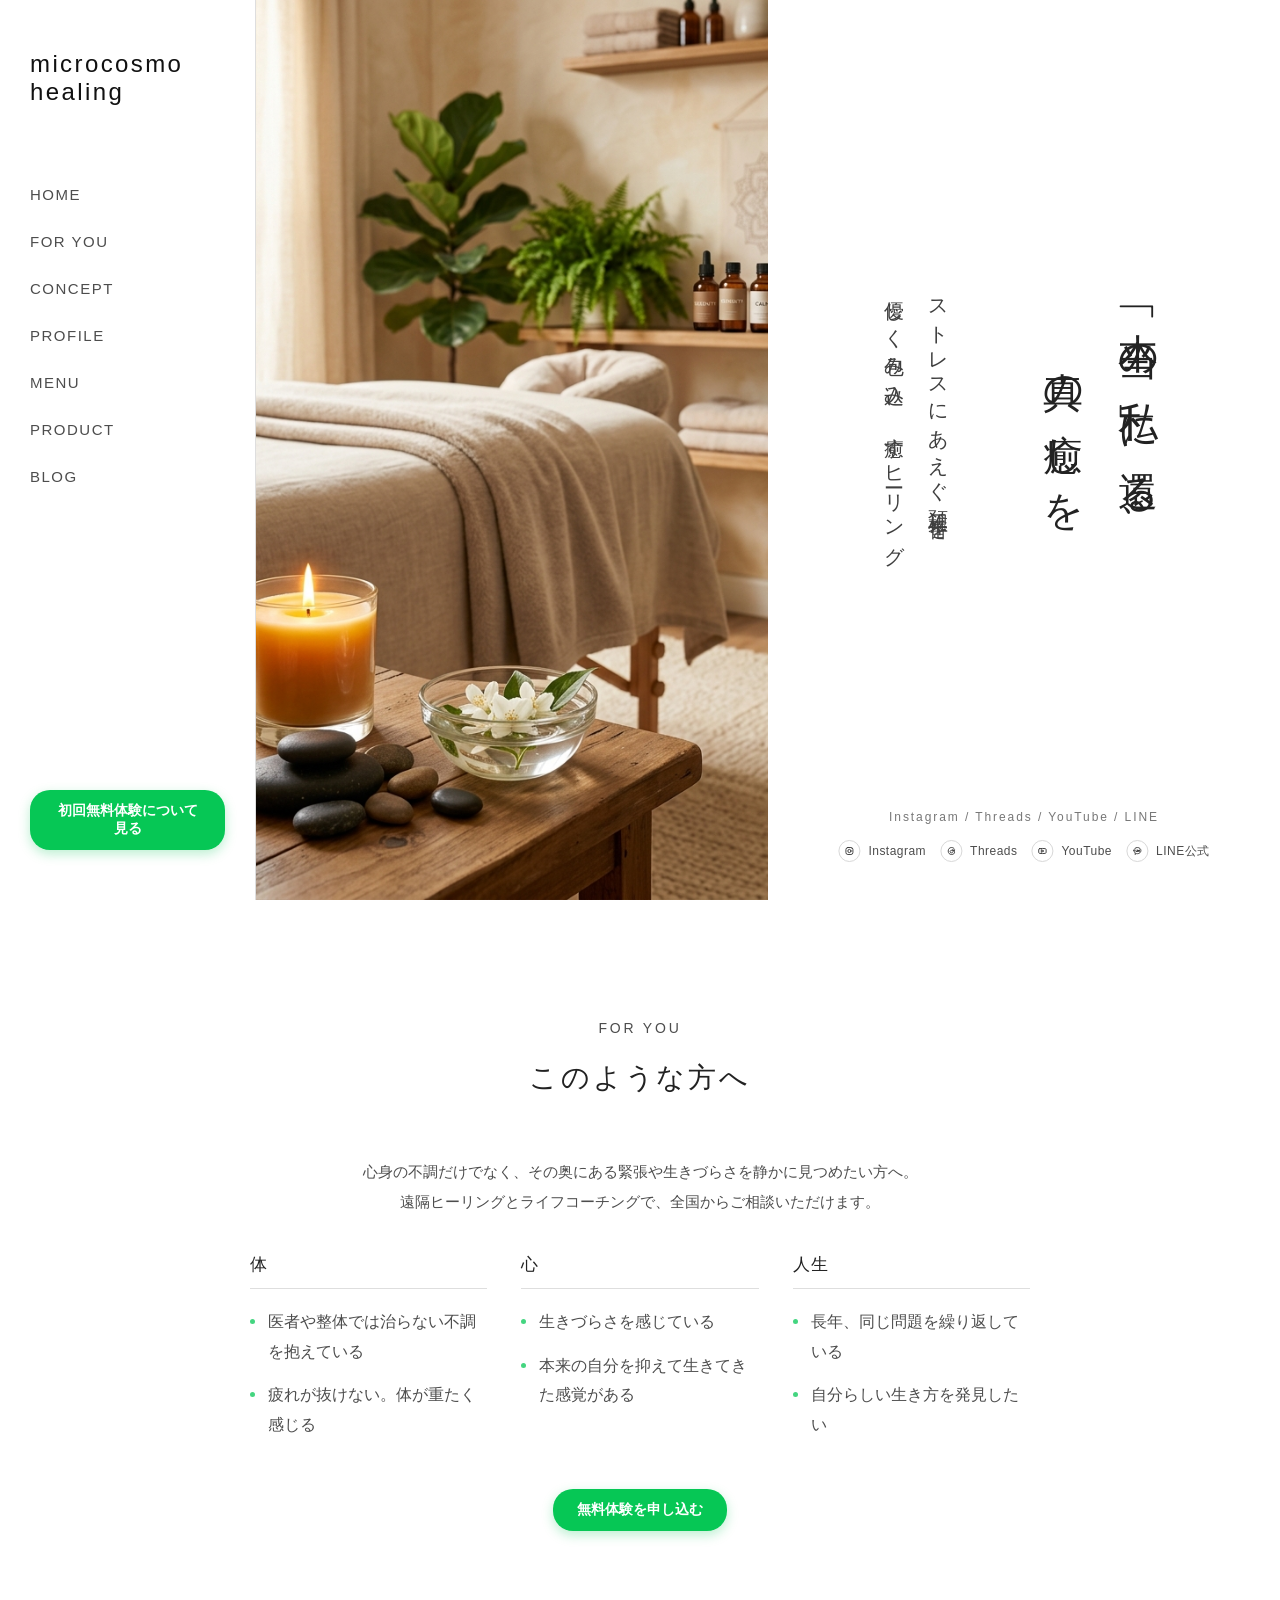
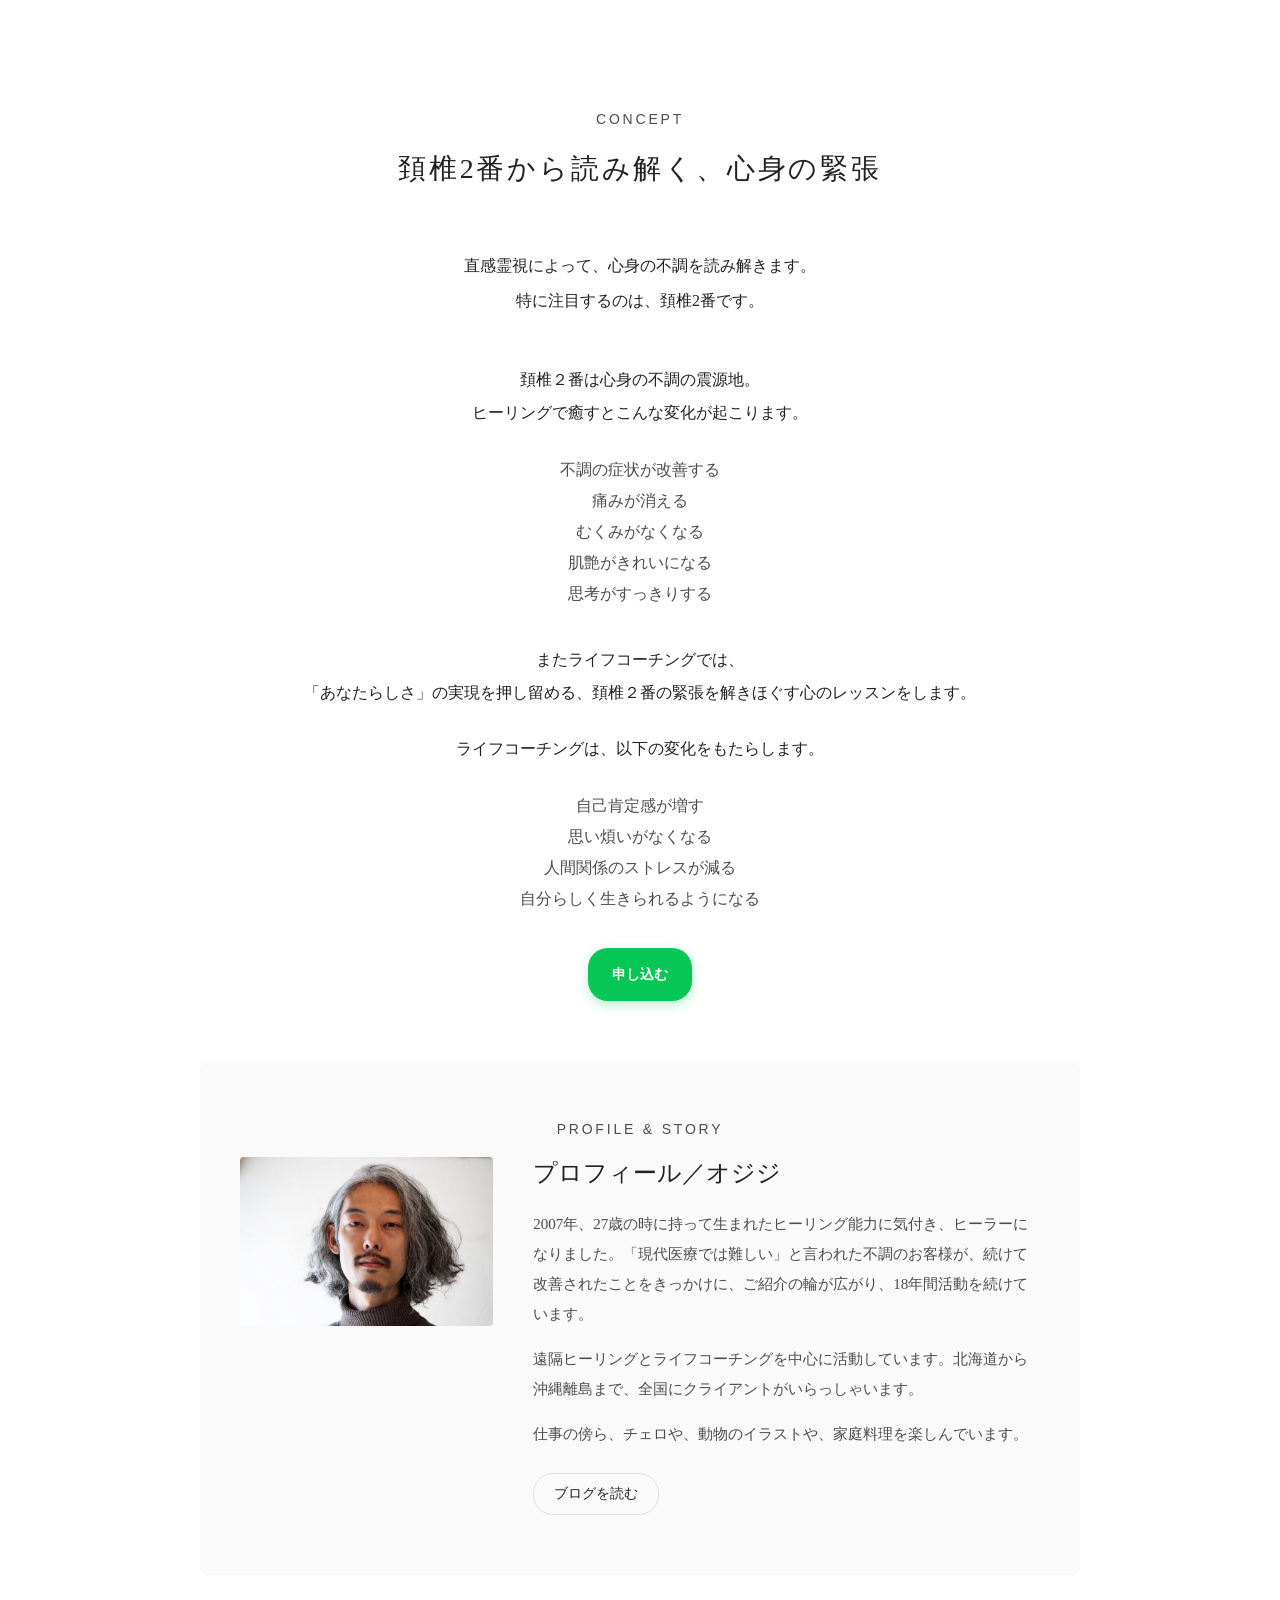
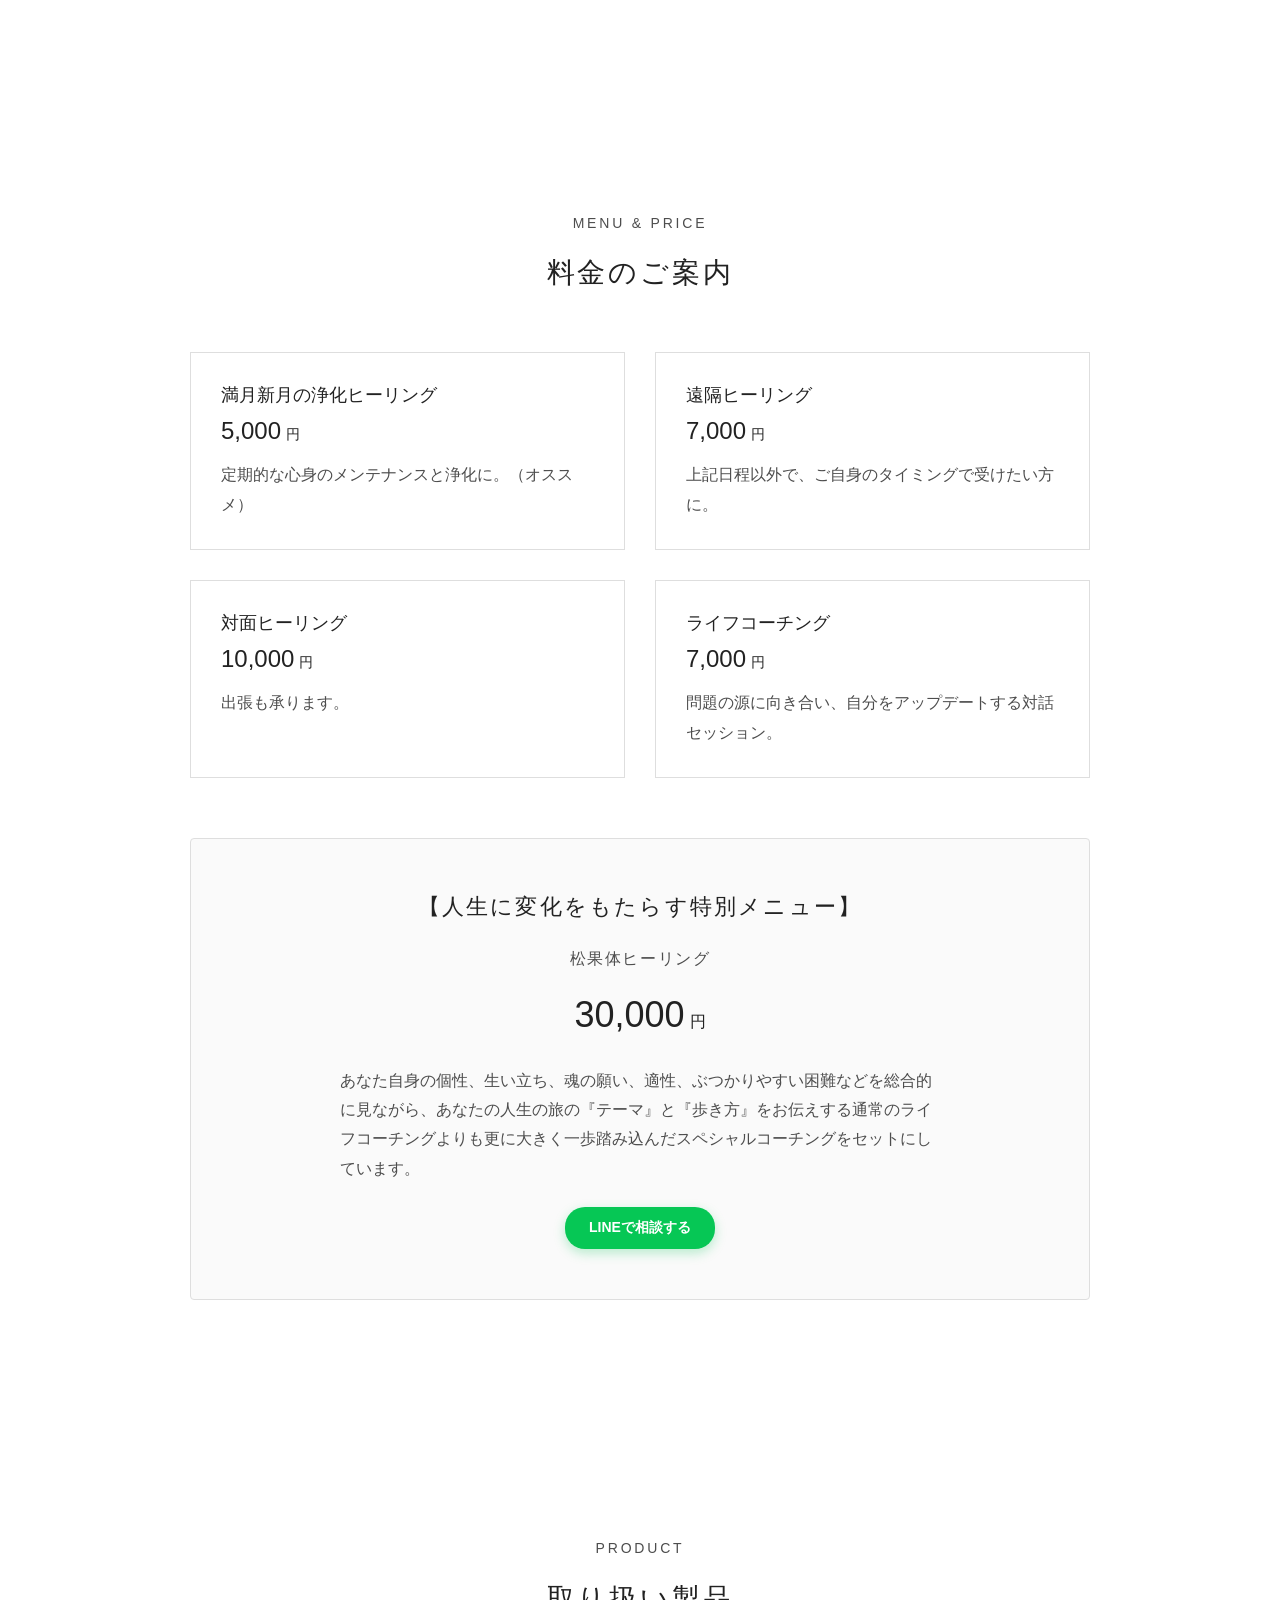
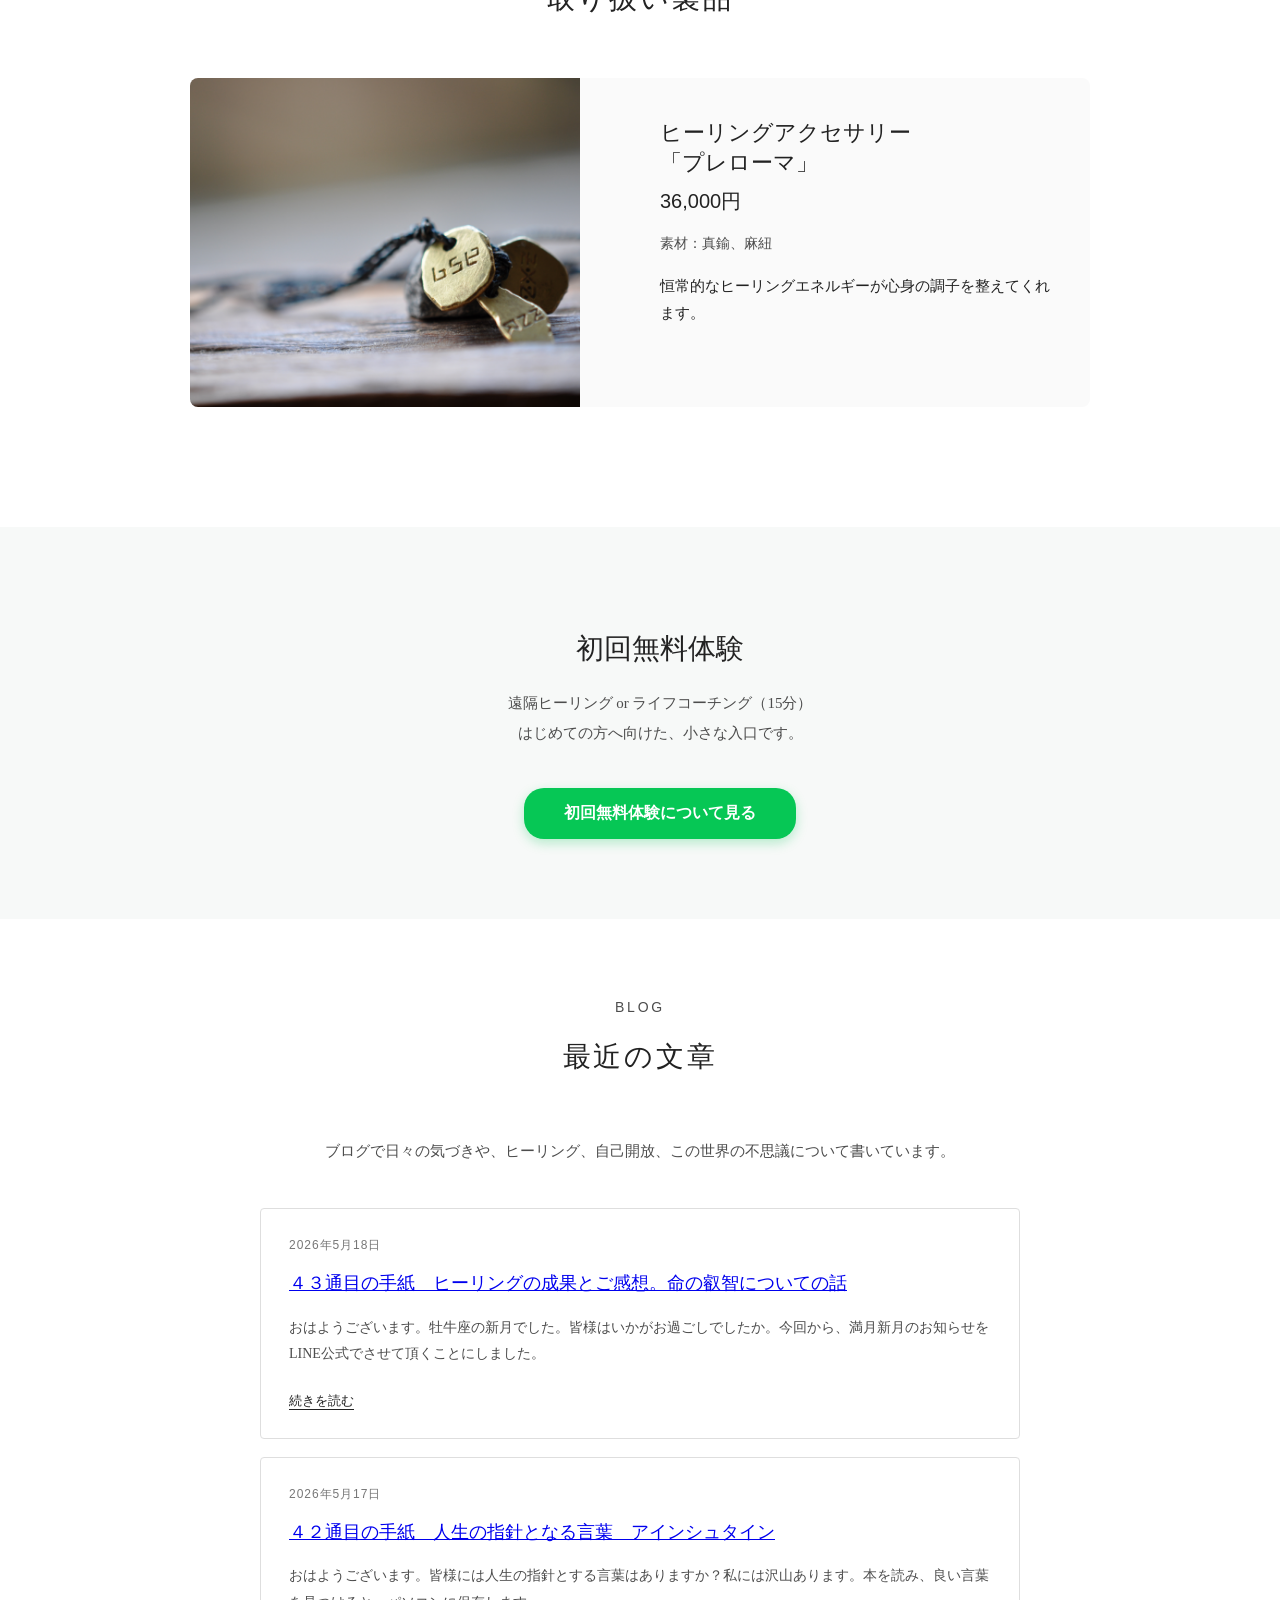
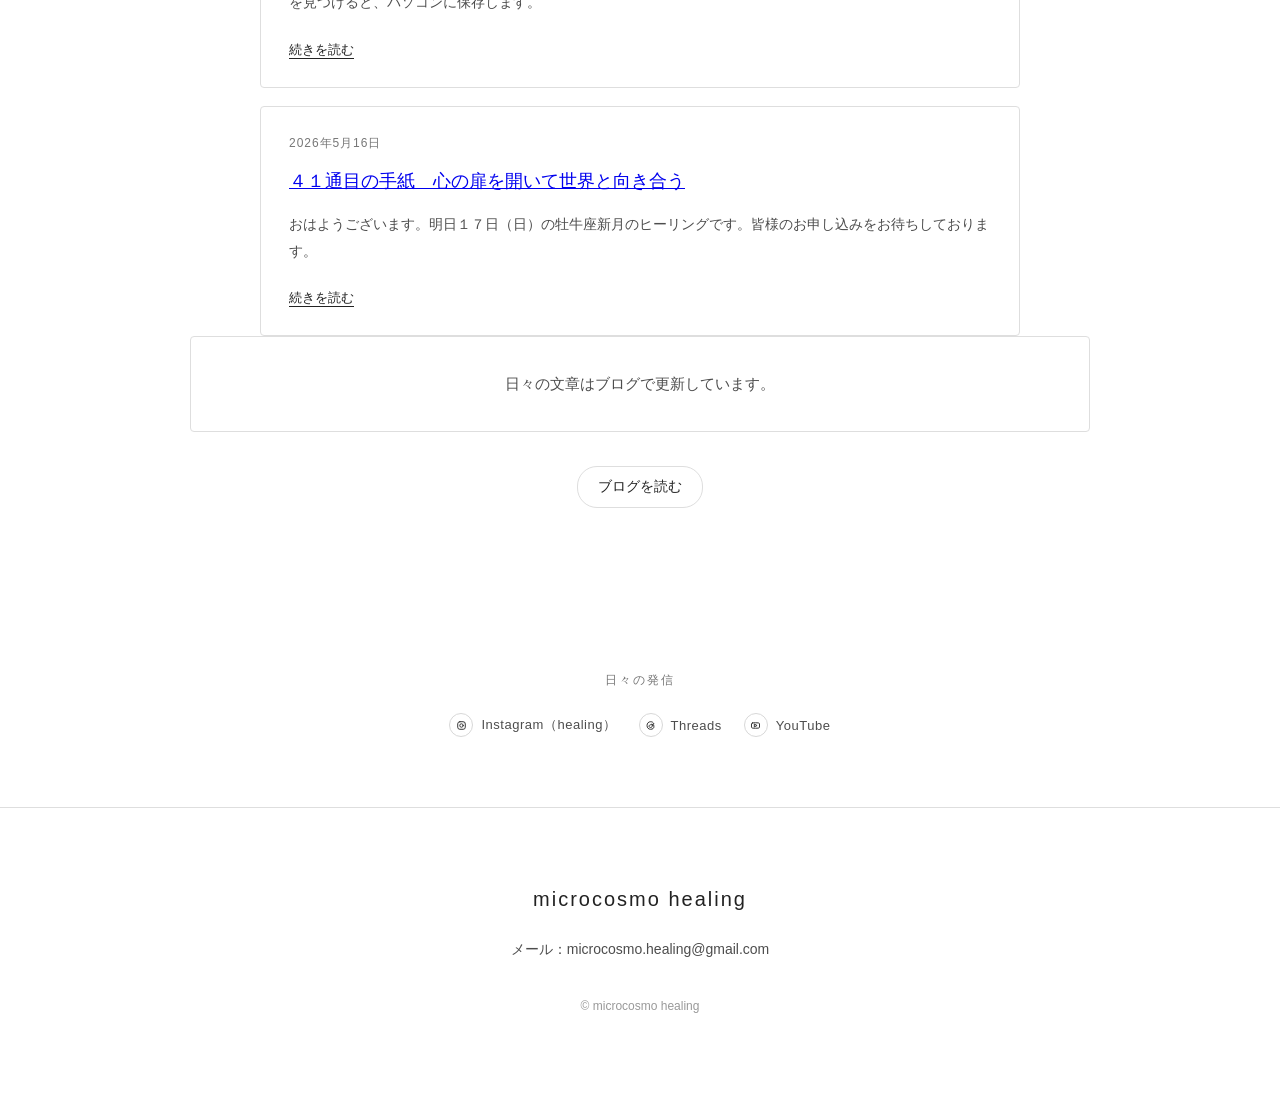
<file: healing_poster.html>
<!DOCTYPE html>
<html lang="ja">
<head>
<meta charset="UTF-8">
<meta name="viewport" content="width=device-width, initial-scale=1.0">
<title>microcosmo healing | 「本当の自分」に還るヒーリング</title>
<style>
  :root {
    --text-color: #222222;
    --text-light: #4d4d4d;
    --bg-color: #ffffff;
    --accent: #06C755; /* LINE green */
    --border: #dedede;
  }
  
  body {
    margin: 0;
    padding: 0;
    background-color: var(--bg-color);
    color: var(--text-color);
    font-family: "Yu Mincho", "MS Mincho", "Hiragino Mincho ProN", serif; 
    overflow-x: hidden;
  }

  /* --- Hero Section --- */
  .hero-container {
    display: grid;
    grid-template-columns: 1fr 2fr 2fr;
    min-height: 100svh;
    width: 100vw;
  }

  .sidebar {
    padding: 50px 30px;
    display: flex;
    flex-direction: column;
    border-right: 1px solid var(--border);
    position: relative;
    background-color: var(--bg-color);
    z-index: 10;
  }
  
  .logo {
    font-size: 24px;
    letter-spacing: 0.1em;
    font-weight: normal;
    margin-bottom: 80px;
    font-family: "Yu Gothic", "Meiryo", sans-serif;
    color: #111;
  }
  
  .menu {
    display: flex;
    flex-direction: column;
    gap: 30px;
  }
  
  .menu a {
    text-decoration: none;
    color: var(--text-light);
    font-size: 15px;
    letter-spacing: 0.1em;
    font-family: "Yu Gothic", "Meiryo", sans-serif;
    transition: color 0.3s, background-color 0.3s, border-color 0.3s;
  }
  
  .menu a:hover {
    color: #000000;
  }

  .menu a.quiet-room-link {
    align-self: flex-start;
    color: rgba(62, 72, 86, 0.68);
    font-family: "Yu Mincho", "Hiragino Mincho ProN", "Hiragino Mincho Pro", serif;
    font-weight: 400;
    padding: 0;
  }

  .menu a.quiet-room-link:hover {
    color: rgba(36, 45, 58, 0.82);
  }
  
  .booking-menu {
    margin-top: auto;
    padding-top: 56px;
  }
  
  .line-button {
    display: inline-block;
    background-color: var(--accent);
    color: white;
    text-decoration: none;
    font-family: "Yu Gothic", "Meiryo", sans-serif;
    font-weight: bold;
    font-size: 14px;
    padding: 12px 24px;
    border-radius: 20px;
    transition: opacity 0.2s;
    text-align: center;
    box-shadow: 0 4px 12px rgba(6, 199, 85, 0.28);
  }
  
  .line-button:hover {
    opacity: 0.8;
  }

  .text-link {
    color: var(--text-color);
    text-decoration: underline;
    text-decoration-thickness: 1px;
    text-underline-offset: 4px;
  }

  .profile-actions {
    display: flex;
    flex-wrap: wrap;
    gap: 14px;
    margin-top: 24px;
  }

  .secondary-button {
    display: inline-block;
    color: var(--text-color);
    border: 1px solid var(--border);
    text-decoration: none;
    font-family: "Yu Gothic", "Meiryo", sans-serif;
    font-size: 14px;
    padding: 11px 20px;
    border-radius: 20px;
    transition: border-color 0.2s, color 0.2s;
  }

  .secondary-button:hover {
    border-color: #bbb;
    color: #000;
  }

  .quiet-cta {
    display: flex;
    justify-content: center;
    flex-wrap: wrap;
    gap: 14px;
    margin-top: 34px;
  }

  .intro-note {
    text-align: center;
    color: var(--text-light);
    font-size: 15px;
    line-height: 2;
    margin-bottom: 36px;
  }

  .target-groups {
    display: grid;
    grid-template-columns: repeat(3, 1fr);
    gap: 34px;
    max-width: 780px;
    margin: 0 auto;
  }

  .target-group h3 {
    color: var(--text-color);
    font-size: 17px;
    font-weight: normal;
    letter-spacing: 0.08em;
    margin: 0 0 18px;
    padding-bottom: 12px;
    border-bottom: 1px solid var(--border);
  }

  .target-list {
    display: grid;
    gap: 14px;
    padding: 0;
    list-style: none;
  }

  .target-list li {
    color: var(--text-light);
    font-size: 15.5px;
    line-height: 1.9;
    padding: 0 0 0 18px;
    position: relative;
  }

  .target-list li::before {
    content: "";
    width: 5px;
    height: 5px;
    border-radius: 50%;
    background: var(--accent);
    opacity: 0.75;
    position: absolute;
    left: 0;
    top: 12px;
  }

  .concept-detail {
    max-width: 760px;
    margin: 44px auto 0;
    color: var(--text-color);
    font-size: 16px;
    line-height: 2.1;
    text-align: center;
  }

  .concept-detail p {
    margin: 0 0 22px;
  }

  .concept-list {
    list-style: none;
    margin: 24px auto 0;
    padding: 0;
  }

  .concept-list li {
    color: var(--text-light);
    font-size: 15.5px;
    line-height: 2;
  }

  .thought-list {
    margin: 26px auto;
    padding: 26px 30px;
    max-width: 560px;
    background: #fafafa;
    border-left: 2px solid var(--border);
    color: var(--text-color);
    line-height: 2;
  }

  .blog-intro {
    text-align: center;
    color: var(--text-light);
    font-size: 15px;
    line-height: 2;
    max-width: 680px;
    margin: 0 auto 42px;
  }

  .blog-grid {
    display: grid;
    grid-template-columns: 1fr;
    gap: 18px;
    max-width: 760px;
    margin: 0 auto;
  }

  .blog-card {
    border: 1px solid var(--border);
    padding: 28px;
    background: var(--bg-color);
    border-radius: 4px;
    display: flex;
    flex-direction: column;
    min-height: 0;
  }

  .blog-card h3 {
    font-size: 18px;
    font-weight: normal;
    line-height: 1.7;
    margin: 0 0 16px;
  }

  .blog-date {
    color: #777;
    font-family: "Yu Gothic", "Meiryo", sans-serif;
    font-size: 12px;
    letter-spacing: 0.08em;
    margin-bottom: 14px;
  }

  .blog-card p {
    color: var(--text-light);
    font-size: 14px;
    line-height: 1.9;
    margin: 0 0 24px;
  }

  .read-more {
    color: var(--text-color);
    font-family: "Yu Gothic", "Meiryo", sans-serif;
    font-size: 13px;
    margin-top: auto;
    text-decoration: underline;
    text-decoration-thickness: 1px;
    text-underline-offset: 4px;
  }

  .blog-fallback {
    border: 1px solid var(--border);
    background: var(--bg-color);
    border-radius: 4px;
    padding: 32px;
    text-align: center;
  }

  .blog-fallback p {
    color: var(--text-light);
    font-size: 15px;
    line-height: 2;
    margin: 0;
  }

  .social-section {
    padding: 44px 20px 64px;
    max-width: 900px;
    margin: 0 auto;
    text-align: center;
    font-family: "Yu Gothic", "Meiryo", sans-serif;
  }

  .social-heading {
    color: #777;
    font-size: 12px;
    font-weight: normal;
    letter-spacing: 0.16em;
    margin: 0 0 18px;
  }

  .social-links {
    display: flex;
    justify-content: center;
    align-items: center;
    flex-wrap: wrap;
    gap: 10px 18px;
  }

  .social-link {
    display: inline-flex;
    align-items: center;
    gap: 8px;
    color: var(--text-light);
    text-decoration: none;
    font-size: 13px;
    letter-spacing: 0.04em;
    padding: 6px 2px;
    transition: color 0.2s;
  }

  .social-link:hover {
    color: var(--text-color);
  }

  .social-icon {
    display: inline-flex;
    align-items: center;
    justify-content: center;
    width: 22px;
    height: 22px;
    border: 1px solid #d8d8d8;
    border-radius: 50%;
    color: #333;
    line-height: 1;
    transition: border-color 0.2s, color 0.2s;
  }

  .social-icon svg {
    width: 13px;
    height: 13px;
    display: block;
    stroke: currentColor;
  }

  .social-link:hover .social-icon {
    border-color: #bbb;
    color: #222;
  }

  .hero-social {
    margin-top: 22px;
    padding-top: 18px;
    border-top: 1px solid var(--border);
    font-family: "Yu Gothic", "Meiryo", sans-serif;
  }

  .hero-social .social-heading {
    margin-bottom: 12px;
    text-align: left;
  }

  .hero-social .social-links {
    justify-content: flex-start;
    gap: 8px 14px;
  }

  .hero-social .social-link {
    font-size: 12px;
    padding: 4px 0;
  }

  .hero-social .social-icon {
    width: 20px;
    height: 20px;
  }

  .hero-social .social-icon svg {
    width: 12px;
    height: 12px;
  }

  .image-area {
    background-image: url('images/healing_image.png');
    background-size: cover; 
    background-position: center;
  }

  .text-area {
    display: flex;
    flex-direction: row-reverse;
    justify-content: center;
    align-items: center;
    gap: clamp(32px, 5vw, 72px);
    padding: 40px 40px 96px;
    background-color: var(--bg-color);
    position: relative;
  }

  .main-text {
    writing-mode: vertical-rl;
    font-size: clamp(28px, min(3.5vw, 4.4svh), 46px);
    letter-spacing: clamp(0.14em, 0.9svh, 0.28em);
    line-height: 1.9;
    max-height: calc(100svh - 96px);
  }

  .sub-text {
    writing-mode: vertical-rl;
    font-size: clamp(15px, min(1.8vw, 2.3svh), 20px);
    letter-spacing: clamp(0.08em, 0.45svh, 0.15em);
    line-height: 2.2;
    color: #3f3f3f;
    max-height: calc(100svh - 96px);
  }

  .hero-social-visual {
    position: absolute;
    left: 50%;
    bottom: 34px;
    width: max-content;
    max-width: calc(100% - 40px);
    margin: 0;
    padding-top: 0;
    border-top: none;
    transform: translateX(-50%);
    text-align: center;
  }

  .hero-social-visual .social-heading {
    text-align: center;
  }

  .hero-social-visual .social-links {
    justify-content: center;
  }

  /* --- Common Section Styles --- */
  section {
    padding: 120px 20px;
    max-width: 900px;
    margin: 0 auto;
  }

  .section-title {
    font-family: "Yu Gothic", "Meiryo", sans-serif;
    font-size: 14px;
    color: var(--text-light);
    letter-spacing: 0.2em;
    text-align: center;
    margin-bottom: 20px;
    text-transform: uppercase;
  }

  .section-heading {
    text-align: center;
    font-size: 28px;
    letter-spacing: 0.1em;
    margin-bottom: 60px;
    font-weight: normal;
  }

  /* --- Concept Section --- */
  .concept-text {
    text-align: center;
    line-height: 2.2;
    font-size: 16px;
    margin-bottom: 40px;
  }

  /* --- Flow Section --- */
  .flow-container {
    display: flex;
    flex-direction: column;
    gap: 40px;
  }

  .flow-step {
    display: flex;
    align-items: flex-start;
    gap: 30px;
    background: #fafafa;
    padding: 40px;
    border-radius: 4px;
  }

  .step-num {
    font-family: "Yu Gothic", "Meiryo", sans-serif;
    font-size: 32px;
    color: #ddd;
    font-weight: bold;
    line-height: 1;
  }

  .flow-step h3 {
    margin: 0 0 15px 0;
    font-size: 20px;
    font-weight: normal;
  }

  .flow-step p {
    margin: 0;
    line-height: 1.8;
    color: var(--text-light);
  }

  .faq-card h3 {
    color: var(--text-color);
    font-size: 17px !important;
    line-height: 1.7;
  }

  .faq-card p,
  .flow-step p,
  .menu-card p,
  .special-package p {
    color: var(--text-light) !important;
    font-size: 15.5px !important;
    line-height: 1.9 !important;
  }

  /* --- Menu & Price Section --- */
  .menu-grid {
    display: grid;
    grid-template-columns: 1fr 1fr;
    gap: 30px;
    margin-bottom: 60px;
  }

  @media (max-width: 768px) {
    .menu-grid {
      grid-template-columns: 1fr;
    }
    .hero-container {
      grid-template-columns: 1fr;
      grid-template-rows: auto 50vh auto;
      height: auto;
    }
    .sidebar {
      border-right: none;
      border-bottom: 1px solid var(--border);
      padding: 30px 20px;
      align-items: center;
    }
    .logo { margin-bottom: 30px; text-align: center; }
    .menu { flex-direction: row; flex-wrap: wrap; justify-content: center; margin-bottom: 30px; gap: 15px; }
    .booking-menu { text-align: center; }
    .text-area { padding: 60px 20px 46px; flex-direction: column; gap: 28px; }
    .main-text, .sub-text { writing-mode: horizontal-tb; text-align: center; max-height: none; }
    section { padding: 80px 20px; }
    .section-heading { font-size: 24px; margin-bottom: 42px; }
    .hero-social { margin-top: 4px; padding-top: 16px; width: min(100%, 340px); }
    .hero-social .social-heading { text-align: center; }
    .hero-social .social-links { justify-content: center; }
    .hero-social-visual {
      position: static;
      transform: none;
      max-width: 100%;
      width: min(100%, 340px);
    }
    .target-groups { grid-template-columns: 1fr; gap: 30px; max-width: 540px; }
    .target-list { gap: 13px; }
    .thought-list { padding: 22px 20px; }
    .blog-card { min-height: 0; padding: 24px 22px; }
    .social-section { padding: 34px 20px 54px; }
    .social-links { gap: 8px 16px; }
    .social-link { font-size: 12px; }
    .flow-step { flex-direction: column; gap: 15px; padding: 30px 20px; }
    .faq-grid { grid-template-columns: 1fr !important; }
    .faq-card { padding: 24px 20px !important; }
    .faq-card h3 { font-size: 16.5px !important; }
    .faq-card p,
    .flow-step p,
    .menu-card p,
    .special-package p,
    .profile-content p,
    .product-content p { font-size: 15.5px !important; line-height: 1.95 !important; }
    .special-package { padding: 34px 20px; }
    .special-package h3 {
      font-size: 19px;
      letter-spacing: 0.04em;
      line-height: 1.7;
    }
  }

  .menu-card {
    border: 1px solid var(--border);
    padding: 30px;
    display: flex;
    flex-direction: column;
  }

  .menu-card h3 {
    margin: 0 0 10px 0;
    font-size: 18px;
    font-weight: normal;
  }

  .menu-price {
    font-family: "Yu Gothic", "Meiryo", sans-serif;
    font-size: 24px;
    margin-bottom: 15px;
  }

  .menu-price span {
    font-size: 14px;
    margin-left: 5px;
  }

  .menu-card p {
    margin: 0;
    font-size: 14px;
    color: var(--text-light);
    line-height: 1.6;
  }

  .special-package {
    background: #fafafa;
    color: var(--text-color);
    border: 1px solid var(--border);
    padding: 50px;
    text-align: center;
    border-radius: 4px;
  }

  .special-package h3 {
    margin: 0 0 20px 0;
    font-size: 22px;
    font-weight: normal;
    letter-spacing: 0.1em;
    line-height: 1.6;
  }

  .special-package h3 .no-break {
    display: inline-block;
    white-space: nowrap;
  }

  .special-package .package-name {
    color: var(--text-color);
    font-size: 24px;
    letter-spacing: 0.1em;
    margin-bottom: 20px;
    text-align: center;
  }

  .special-package .price {
    font-family: "Yu Gothic", "Meiryo", sans-serif;
    font-size: 36px;
    margin-bottom: 30px;
  }

  .special-package .price span {
    font-size: 16px;
    margin-left: 5px;
  }

  .special-package p {
    font-size: 15px;
    line-height: 2;
    color: var(--text-light);
    margin: 0 auto 15px auto;
    max-width: 600px;
    text-align: left;
  }

  /* --- Footer --- */
  footer {
    text-align: center;
    padding: 80px 20px;
    border-top: 1px solid var(--border);
    font-family: "Yu Gothic", "Meiryo", sans-serif;
  }

  .footer-logo {
    font-size: 20px;
    letter-spacing: 0.1em;
    margin-bottom: 30px;
  }

  .footer-contact {
    font-size: 14px;
    color: var(--text-light);
    margin-bottom: 40px;
  }

</style>
</head>
<body>

  <!-- ヒーローセクション -->
  <div class="hero-container" id="top">
    <div class="sidebar">
      <div class="logo">microcosmo<br>healing</div>
      <nav class="menu">
        <a href="#top">HOME</a>
        <a href="#for-you">FOR YOU</a>
        <a href="#concept">CONCEPT</a>
        <a href="#profile">PROFILE</a>
        <a href="#menu">MENU</a>
        <a href="#product">PRODUCT</a>
        <a href="#blog">BLOG</a>
      </nav>
      <div class="booking-menu">
        <a href="trial.html" class="line-button">初回無料体験について見る</a>
      </div>
    </div>
    <div class="image-area"></div>
    <div class="text-area">
      <div class="main-text">
        <span style="display: inline-block;">「本当の私」に還る、</span><br>
        <span style="display: inline-block;">　真の癒しを</span>
      </div>
      <div class="sub-text">
        ストレスにあえぐ頚椎二番を<br>
        優しく包み込み、癒すヒーリング
      </div>
      <div class="hero-social hero-social-visual" aria-labelledby="hero-social-heading">
        <div class="social-heading" id="hero-social-heading">Instagram / Threads / YouTube / LINE</div>
        <div class="social-links">
          <a class="social-link" href="https://www.instagram.com/microcosmo_healing/" target="_blank" rel="noopener noreferrer" aria-label="Instagram healing">
            <span class="social-icon" aria-hidden="true">
              <svg viewBox="0 0 24 24" fill="none" stroke-width="1.8" stroke-linecap="round" stroke-linejoin="round">
                <rect x="5" y="5" width="14" height="14" rx="4"></rect>
                <circle cx="12" cy="12" r="3.2"></circle>
                <circle cx="16.7" cy="7.3" r="0.7" fill="currentColor" stroke="none"></circle>
              </svg>
            </span>
            <span>Instagram</span>
          </a>
          <a class="social-link" href="https://www.threads.com/@ojiji838861" target="_blank" rel="noopener noreferrer" aria-label="Threads">
            <span class="social-icon" aria-hidden="true">
              <svg viewBox="0 0 24 24" fill="none" stroke-width="1.8" stroke-linecap="round" stroke-linejoin="round">
                <path d="M18.2 8.6c-1.1-2.3-3-3.6-5.8-3.6-4.1 0-6.8 2.8-6.8 7.1 0 4.2 2.6 6.9 6.8 6.9 3.5 0 5.9-1.9 5.9-4.6 0-2.4-1.9-3.9-5-3.9-2.4 0-4 1.1-4 2.8 0 1.4 1.1 2.4 2.8 2.4 2.2 0 3.5-1.5 3.5-4"></path>
                <path d="M14.2 9.6c1.6.2 3 .7 4.2 1.5"></path>
              </svg>
            </span>
            <span>Threads</span>
          </a>
          <a class="social-link" href="https://www.youtube.com/@%E6%B2%B3%E9%82%8A%E6%AD%A3%E5%89%87-q3n" target="_blank" rel="noopener noreferrer" aria-label="YouTube">
            <span class="social-icon" aria-hidden="true">
              <svg viewBox="0 0 24 24" fill="none" stroke-width="1.8" stroke-linecap="round" stroke-linejoin="round">
                <path d="M6.5 7.2c3.6-.4 7.4-.4 11 0 1 .1 1.8.9 1.9 1.9.2 1.9.2 3.9 0 5.8-.1 1-.9 1.8-1.9 1.9-3.6.4-7.4.4-11 0-1-.1-1.8-.9-1.9-1.9-.2-1.9-.2-3.9 0-5.8.1-1 .9-1.8 1.9-1.9Z"></path>
                <path d="m10.5 9.7 4.4 2.3-4.4 2.3Z"></path>
              </svg>
            </span>
            <span>YouTube</span>
          </a>
          <a class="social-link" href="https://lin.ee/x2WpMEs" target="_blank" rel="noopener noreferrer" aria-label="LINE公式">
            <span class="social-icon" aria-hidden="true">
              <svg viewBox="0 0 24 24" fill="none" stroke-width="1.8" stroke-linecap="round" stroke-linejoin="round">
                <path d="M5 11.2c0-3.4 3.1-6.2 7-6.2s7 2.8 7 6.2-3.1 6.2-7 6.2c-.6 0-1.2-.1-1.8-.2l-3.1 1.6.8-2.8C6.1 14.9 5 13.2 5 11.2Z"></path>
                <path d="M9 10v3h2"></path>
                <path d="M12.2 10v3"></path>
                <path d="M14 13v-3l2 3v-3"></path>
              </svg>
            </span>
            <span>LINE公式</span>
          </a>
        </div>
      </div>
    </div>
  </div>

  <!-- For You セクション -->
  <section id="for-you" style="padding-bottom: 60px;">
    <div class="section-title">For You</div>
    <h2 class="section-heading">このような方へ</h2>
    <p class="intro-note">
      心身の不調だけでなく、その奥にある緊張や生きづらさを静かに見つめたい方へ。<br>
      遠隔ヒーリングとライフコーチングで、全国からご相談いただけます。
    </p>
    <div class="target-groups">
      <div class="target-group">
        <h3>体</h3>
        <ul class="target-list">
          <li>医者や整体では治らない不調を抱えている</li>
          <li>疲れが抜けない。体が重たく感じる</li>
        </ul>
      </div>
      <div class="target-group">
        <h3>心</h3>
        <ul class="target-list">
          <li>生きづらさを感じている</li>
          <li>本来の自分を抑えて生きてきた感覚がある</li>
        </ul>
      </div>
      <div class="target-group">
        <h3>人生</h3>
        <ul class="target-list">
          <li>長年、同じ問題を繰り返している</li>
          <li>自分らしい生き方を発見したい</li>
        </ul>
      </div>
    </div>
    <div class="quiet-cta">
      <a href="https://lin.ee/x2WpMEs" class="line-button" target="_blank" rel="noopener noreferrer">無料体験を申し込む</a>
    </div>
  </section>

  <!-- Concept セクション -->
  <section id="concept" style="padding-bottom: 60px;">
    <div class="section-title">Concept</div>
    <h2 class="section-heading">頚椎2番から読み解く、心身の緊張</h2>
    <div class="concept-text">
      直感霊視によって、心身の不調を読み解きます。<br>
      特に注目するのは、頚椎2番です。
    </div>
    <div class="concept-detail">
      <p>頚椎２番は心身の不調の震源地。<br>
      ヒーリングで癒すとこんな変化が起こります。</p>
      <ul class="concept-list">
        <li>不調の症状が改善する</li>
        <li>痛みが消える</li>
        <li>むくみがなくなる</li>
        <li>肌艶がきれいになる</li>
        <li>思考がすっきりする</li>
      </ul>
      <p style="margin-top: 34px;">またライフコーチングでは、<br>
      「あなたらしさ」の実現を押し留める、頚椎２番の緊張を解きほぐす心のレッスンをします。</p>
      <p>ライフコーチングは、以下の変化をもたらします。</p>
      <ul class="concept-list">
        <li>自己肯定感が増す</li>
        <li>思い煩いがなくなる</li>
        <li>人間関係のストレスが減る</li>
        <li>自分らしく生きられるようになる</li>
      </ul>
      <div class="quiet-cta">
        <a href="https://lin.ee/x2WpMEs" class="line-button" target="_blank" rel="noopener noreferrer">申し込む</a>
      </div>
    </div>
  </section>

  <!-- Profile Section -->
  <section id="profile" style="background-color: #fafafa; border-radius: 8px; margin-bottom: 120px; padding: 60px 40px; max-width: 800px;">
    <div class="section-title">Profile &amp; Story</div>
    <div class="profile-container" style="display: flex; gap: 40px; align-items: flex-start; flex-wrap: wrap;">
      <div class="profile-image" style="flex: 1; min-width: 250px;">
        <!-- profile.jpg として画像を読み込みます -->
        <img src="images/profile.jpg" alt="プロフィール写真" style="width: 100%; border-radius: 4px; object-fit: cover;">
      </div>
      <div class="profile-content" style="flex: 2; min-width: 300px;">
        <h3 style="font-size: 24px; margin-top: 0; font-weight: normal; margin-bottom: 20px;">プロフィール／オジジ</h3>
        <p style="color: var(--text-light); line-height: 2; font-size: 15px;">
          2007年、27歳の時に持って生まれたヒーリング能力に気付き、ヒーラーになりました。「現代医療では難しい」と言われた不調のお客様が、続けて改善されたことをきっかけに、ご紹介の輪が広がり、18年間活動を続けています。
        </p>
        <p style="color: var(--text-light); line-height: 2; font-size: 15px;">
          遠隔ヒーリングとライフコーチングを中心に活動しています。北海道から沖縄離島まで、全国にクライアントがいらっしゃいます。
        </p>
        <p style="color: var(--text-light); line-height: 2; font-size: 15px;">
          仕事の傍ら、チェロや、動物のイラストや、家庭料理を楽しんでいます。
        </p>
        <div class="profile-actions">
          <a href="https://atelierkoshiki.blogspot.com" class="secondary-button" target="_blank" rel="noopener noreferrer">ブログを読む</a>
        </div>
      </div>
    </div>
  </section>

  <!-- Menu セクション -->
  <section id="menu">
    <div class="section-title">Menu &amp; Price</div>
    <h2 class="section-heading">料金のご案内</h2>
    
    <div class="menu-grid">
      <div class="menu-card">
        <h3>満月新月の浄化ヒーリング</h3>
        <div class="menu-price">5,000<span>円</span></div>
        <p>定期的な心身のメンテナンスと浄化に。（オススメ）</p>
      </div>
      <div class="menu-card">
        <h3>遠隔ヒーリング</h3>
        <div class="menu-price">7,000<span>円</span></div>
        <p>上記日程以外で、ご自身のタイミングで受けたい方に。</p>
      </div>
      <div class="menu-card">
        <h3>対面ヒーリング</h3>
        <div class="menu-price">10,000<span>円</span></div>
        <p>出張も承ります。</p>
      </div>
      <div class="menu-card">
        <h3>ライフコーチング</h3>
        <div class="menu-price">7,000<span>円</span></div>
        <p>問題の源に向き合い、自分をアップデートする対話セッション。</p>
      </div>
    </div>

    <!-- 特別パッケージ -->
    <div class="special-package">
      <h3>【<span class="no-break">人生に変化をもたらす</span><span class="no-break">特別メニュー</span>】</h3>
      <p class="package-name">松果体ヒーリング</p>
      <div class="price">30,000<span>円</span></div>
      <p>あなた自身の個性、生い立ち、魂の願い、適性、ぶつかりやすい困難などを総合的に見ながら、あなたの人生の旅の『テーマ』と『歩き方』をお伝えする通常のライフコーチングよりも更に大きく一歩踏み込んだスペシャルコーチングをセットにしています。</p>
      <div class="quiet-cta" style="margin-top: 24px;">
        <a href="https://lin.ee/x2WpMEs" class="line-button" target="_blank" rel="noopener noreferrer">LINEで相談する</a>
      </div>
    </div>
  </section>

  <!-- Product Section -->
  <section id="product" style="padding-bottom: 120px;">
    <div class="section-title">Product</div>
    <h2 class="section-heading">取り扱い製品</h2>
    
    <div class="product-container" style="display: flex; gap: 40px; align-items: stretch; flex-wrap: wrap; background-color: #fafafa; border-radius: 8px; overflow: hidden;">
      <div class="product-image" style="flex: 1; min-width: 300px;">
        <!-- product.jpg として画像を読み込みます -->
        <img src="images/product.jpg" alt="ヒーリングアクセサリー プレローマ" style="width: 100%; height: 100%; object-fit: cover;">
      </div>
      <div class="product-content" style="flex: 1; min-width: 300px; padding: 40px;">
        <h3 style="font-size: 22px; font-weight: normal; margin-top: 0; margin-bottom: 10px;">ヒーリングアクセサリー<br>「プレローマ」</h3>
        <div style="font-family: 'Yu Gothic', 'Meiryo', sans-serif; font-size: 20px; margin-bottom: 20px;">36,000<span>円</span></div>
        <p style="font-size: 14px; color: var(--text-light); margin-bottom: 20px;">素材：真鍮、麻紐</p>
        <p style="font-size: 15px; color: var(--text-color); line-height: 1.8; margin-bottom: 40px;">
          恒常的なヒーリングエネルギーが心身の調子を整えてくれます。
        </p>
      </div>
    </div>
  </section>

  <!-- 初回無料体験 セクション -->
  <section id="trial" style="background-color: #f7f9f8; text-align: center; padding: 80px 20px; max-width: 100vw; margin: 0; width: 100vw; margin-left: calc(-50vw + 50%);">
    <div style="max-width: 900px; margin: 0 auto;">
      <h2 style="font-size: 28px; font-weight: normal; margin-bottom: 20px;">初回無料体験</h2>
      <p style="color: var(--text-light); line-height: 2; font-size: 15px; margin-bottom: 40px; max-width: 600px; margin-left: auto; margin-right: auto;">
        遠隔ヒーリング or ライフコーチング（15分）<br>
        はじめての方へ向けた、小さな入口です。
      </p>
      <a href="trial.html" class="line-button" style="font-size: 16px; padding: 15px 40px;">初回無料体験について見る</a>
    </div>
  </section>

  <!-- Blog Section -->
  <section id="blog" style="padding-top: 80px;">
    <div class="section-title">Blog</div>
    <h2 class="section-heading">最近の文章</h2>
    <p class="blog-intro">
      ブログで日々の気づきや、ヒーリング、自己開放、この世界の不思議について書いています。
    </p>
    <div class="blog-grid" id="blog-posts" aria-live="polite">
      <article class="blog-card">
        <div class="blog-date">2026年5月18日</div>
        <h3><a href="https://atelierkoshiki.blogspot.com/2026/05/blog-post_18.html" target="_blank" rel="noopener noreferrer">４３通目の手紙　ヒーリングの成果とご感想。命の叡智についての話</a></h3>
        <p>おはようございます。牡牛座の新月でした。皆様はいかがお過ごしでしたか。今回から、満月新月のお知らせをLINE公式でさせて頂くことにしました。</p>
        <a class="read-more" href="https://atelierkoshiki.blogspot.com/2026/05/blog-post_18.html" target="_blank" rel="noopener noreferrer">続きを読む</a>
      </article>
      <article class="blog-card">
        <div class="blog-date">2026年5月17日</div>
        <h3><a href="https://atelierkoshiki.blogspot.com/2026/05/blog-post_17.html" target="_blank" rel="noopener noreferrer">４２通目の手紙　人生の指針となる言葉　アインシュタイン</a></h3>
        <p>おはようございます。皆様には人生の指針とする言葉はありますか？私には沢山あります。本を読み、良い言葉を見つけると、パソコンに保存します。</p>
        <a class="read-more" href="https://atelierkoshiki.blogspot.com/2026/05/blog-post_17.html" target="_blank" rel="noopener noreferrer">続きを読む</a>
      </article>
      <article class="blog-card">
        <div class="blog-date">2026年5月16日</div>
        <h3><a href="https://atelierkoshiki.blogspot.com/2026/05/blog-post_16.html" target="_blank" rel="noopener noreferrer">４１通目の手紙　心の扉を開いて世界と向き合う</a></h3>
        <p>おはようございます。明日１７日（日）の牡牛座新月のヒーリングです。皆様のお申し込みをお待ちしております。</p>
        <a class="read-more" href="https://atelierkoshiki.blogspot.com/2026/05/blog-post_16.html" target="_blank" rel="noopener noreferrer">続きを読む</a>
      </article>
    </div>
    <div class="blog-fallback" id="blog-fallback" style="display: none;">
      <p>日々の文章はブログで更新しています。</p>
    </div>
    <div class="quiet-cta" id="blog-button">
      <a href="https://atelierkoshiki.blogspot.com" class="secondary-button" target="_blank" rel="noopener noreferrer">ブログを読む</a>
    </div>
  </section>

  <div class="social-section" aria-labelledby="social-heading">
    <h2 class="social-heading" id="social-heading">日々の発信</h2>
    <div class="social-links">
      <a class="social-link" href="https://www.instagram.com/microcosmo_healing/" target="_blank" rel="noopener noreferrer" aria-label="Instagram healing">
        <span class="social-icon" aria-hidden="true">
          <svg viewBox="0 0 24 24" fill="none" stroke-width="1.8" stroke-linecap="round" stroke-linejoin="round">
            <rect x="5" y="5" width="14" height="14" rx="4"></rect>
            <circle cx="12" cy="12" r="3.2"></circle>
            <circle cx="16.7" cy="7.3" r="0.7" fill="currentColor" stroke="none"></circle>
          </svg>
        </span>
        <span>Instagram（healing）</span>
      </a>
      <a class="social-link" href="https://www.threads.com/@ojiji838861" target="_blank" rel="noopener noreferrer" aria-label="Threads">
        <span class="social-icon" aria-hidden="true">
          <svg viewBox="0 0 24 24" fill="none" stroke-width="1.8" stroke-linecap="round" stroke-linejoin="round">
            <path d="M18.2 8.6c-1.1-2.3-3-3.6-5.8-3.6-4.1 0-6.8 2.8-6.8 7.1 0 4.2 2.6 6.9 6.8 6.9 3.5 0 5.9-1.9 5.9-4.6 0-2.4-1.9-3.9-5-3.9-2.4 0-4 1.1-4 2.8 0 1.4 1.1 2.4 2.8 2.4 2.2 0 3.5-1.5 3.5-4"></path>
            <path d="M14.2 9.6c1.6.2 3 .7 4.2 1.5"></path>
          </svg>
        </span>
        <span>Threads</span>
      </a>
      <a class="social-link" href="https://www.youtube.com/@%E6%B2%B3%E9%82%8A%E6%AD%A3%E5%89%87-q3n" target="_blank" rel="noopener noreferrer" aria-label="YouTube">
        <span class="social-icon" aria-hidden="true">
          <svg viewBox="0 0 24 24" fill="none" stroke-width="1.8" stroke-linecap="round" stroke-linejoin="round">
            <path d="M6.5 7.2c3.6-.4 7.4-.4 11 0 1 .1 1.8.9 1.9 1.9.2 1.9.2 3.9 0 5.8-.1 1-.9 1.8-1.9 1.9-3.6.4-7.4.4-11 0-1-.1-1.8-.9-1.9-1.9-.2-1.9-.2-3.9 0-5.8.1-1 .9-1.8 1.9-1.9Z"></path>
            <path d="m10.5 9.7 4.4 2.3-4.4 2.3Z"></path>
          </svg>
        </span>
        <span>YouTube</span>
      </a>
    </div>
  </div>

  <footer>
    <div class="footer-logo">microcosmo healing</div>
    <div class="footer-contact">
      メール：microcosmo.healing@gmail.com
    </div>
    <p style="font-size: 12px; color: #999;">&copy; microcosmo healing</p>
  </footer>
  <script>
    (function () {
      var postsContainer = document.getElementById("blog-posts");
      var fallback = document.getElementById("blog-fallback");

      function stripHtml(html) {
        var template = document.createElement("template");
        template.innerHTML = html || "";
        return (template.content.textContent || "").replace(/\s+/g, " ").trim();
      }

      function escapeHtml(text) {
        var span = document.createElement("span");
        span.textContent = text || "";
        return span.innerHTML;
      }

      function formatDate(dateText) {
        var date = new Date(dateText);
        if (Number.isNaN(date.getTime())) {
          return "";
        }
        return date.getFullYear() + "年" + (date.getMonth() + 1) + "月" + date.getDate() + "日";
      }

      function postUrl(entry) {
        var links = entry.link || [];
        for (var i = 0; i < links.length; i += 1) {
          if (links[i].rel === "alternate") {
            return links[i].href;
          }
        }
        return "https://atelierkoshiki.blogspot.com";
      }

      window.renderBlogPosts = function (data) {
        var entries = data && data.feed && data.feed.entry ? data.feed.entry.slice(0, 3) : [];
        if (!entries.length || !postsContainer) {
          if (fallback) {
            fallback.style.display = "block";
          }
          return;
        }

        postsContainer.innerHTML = entries.map(function (entry) {
          var url = postUrl(entry);
          var title = entry.title && entry.title.$t ? entry.title.$t : "最近の文章";
          var content = entry.content && entry.content.$t ? entry.content.$t : "";
          var text = stripHtml(content);
          var excerpt = text.slice(0, 112);
          if (text.length > 112) {
            excerpt += "…";
          }

          return '<article class="blog-card">' +
            '<div class="blog-date">' + formatDate(entry.published && entry.published.$t) + '</div>' +
            '<h3><a href="' + escapeHtml(url) + '" target="_blank" rel="noopener noreferrer">' + escapeHtml(title) + '</a></h3>' +
            '<p>' + escapeHtml(excerpt) + '</p>' +
            '<a class="read-more" href="' + escapeHtml(url) + '" target="_blank" rel="noopener noreferrer">続きを読む</a>' +
          '</article>';
        }).join("");
      };

      var script = document.createElement("script");
      script.src = "https://atelierkoshiki.blogspot.com/feeds/posts/default?alt=json-in-script&max-results=3&callback=renderBlogPosts";
      script.onerror = function () {
        if (fallback) {
          fallback.style.display = "block";
        }
      };
      document.body.appendChild(script);
    }());
  </script>
</body>
</html>
</file>
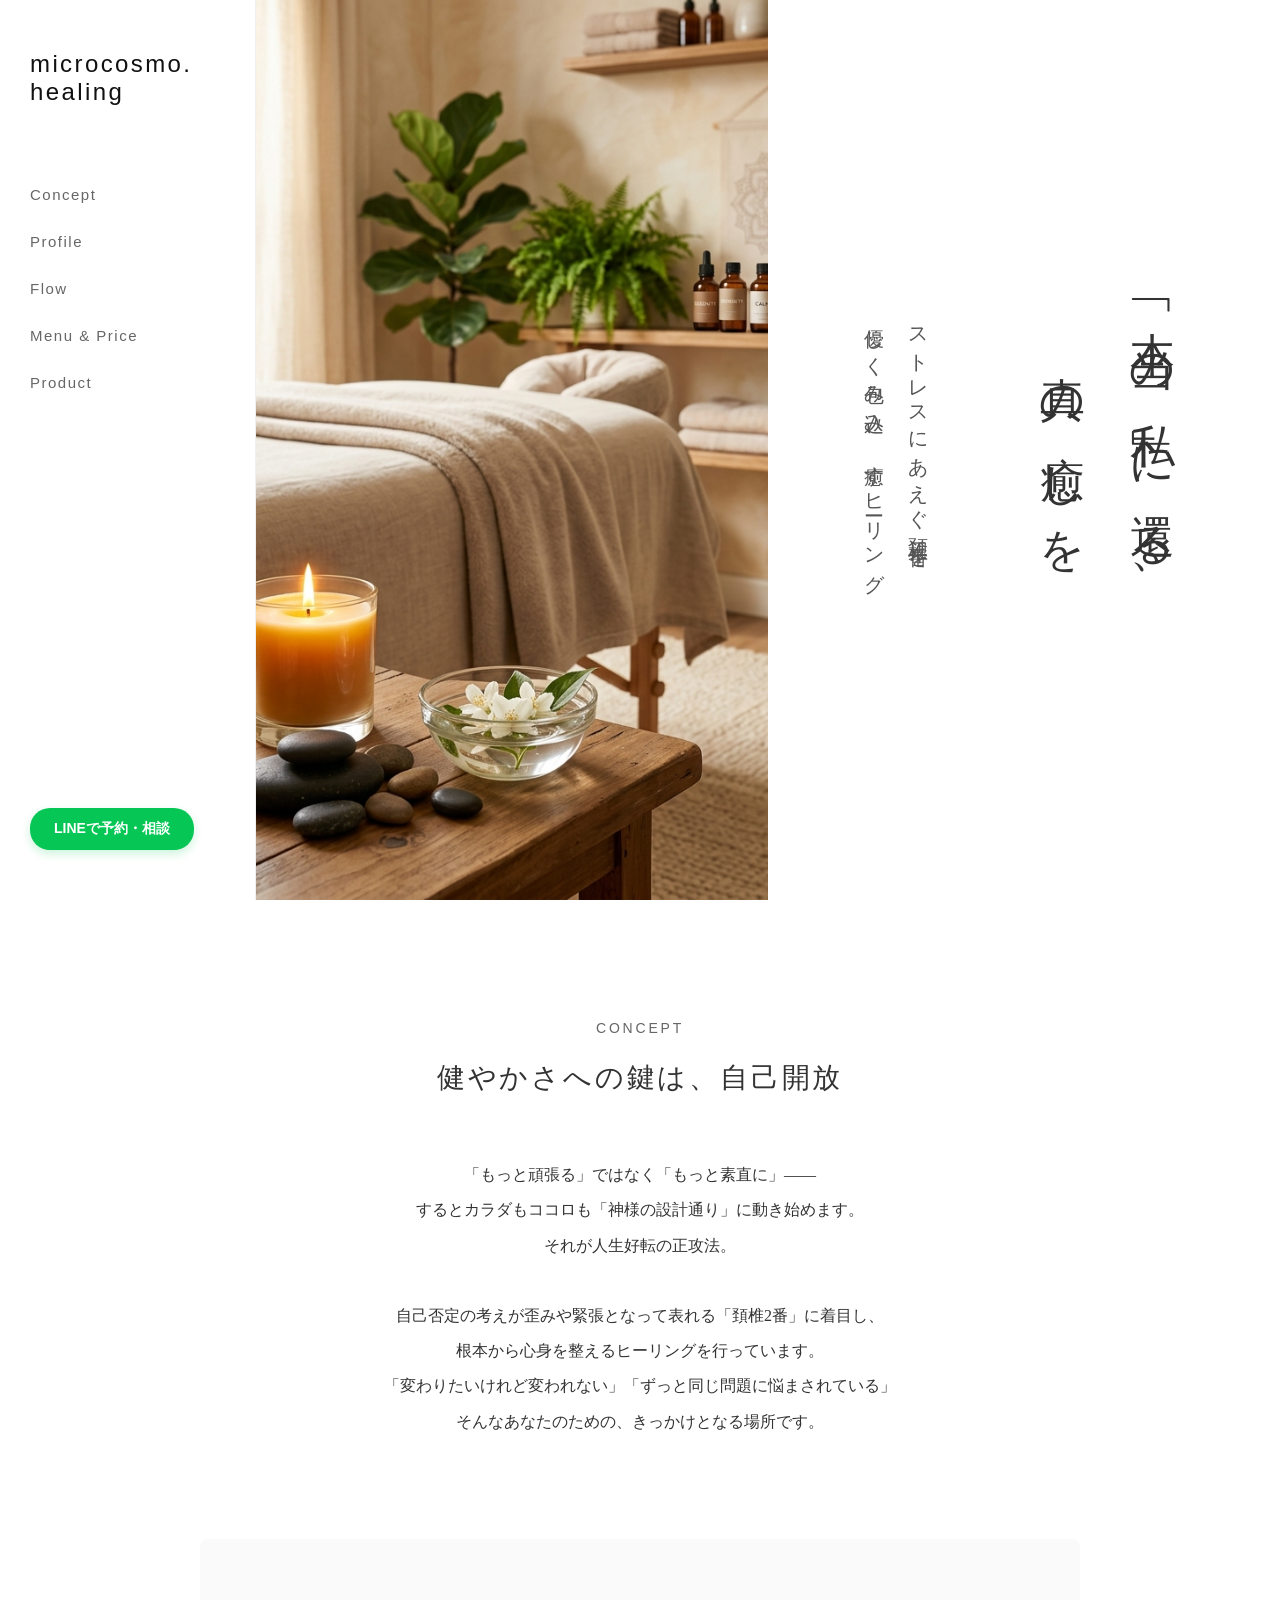
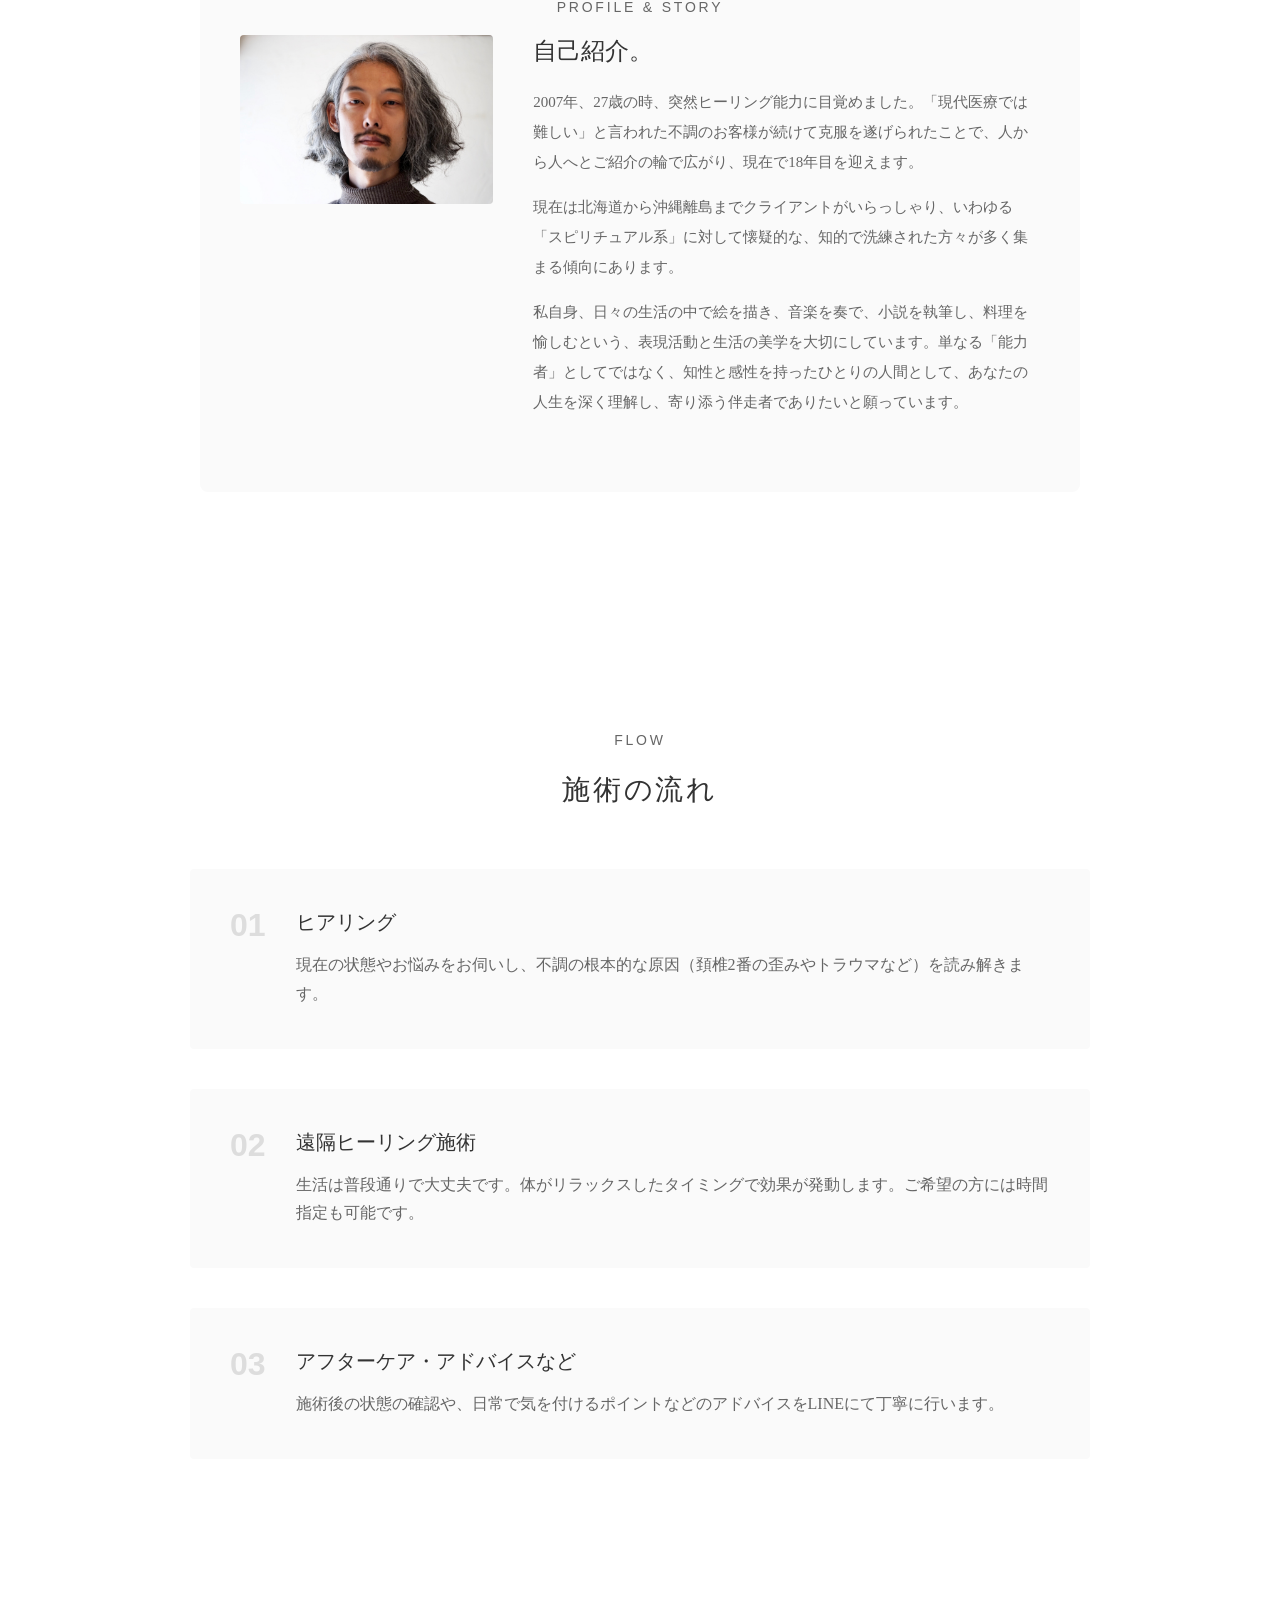
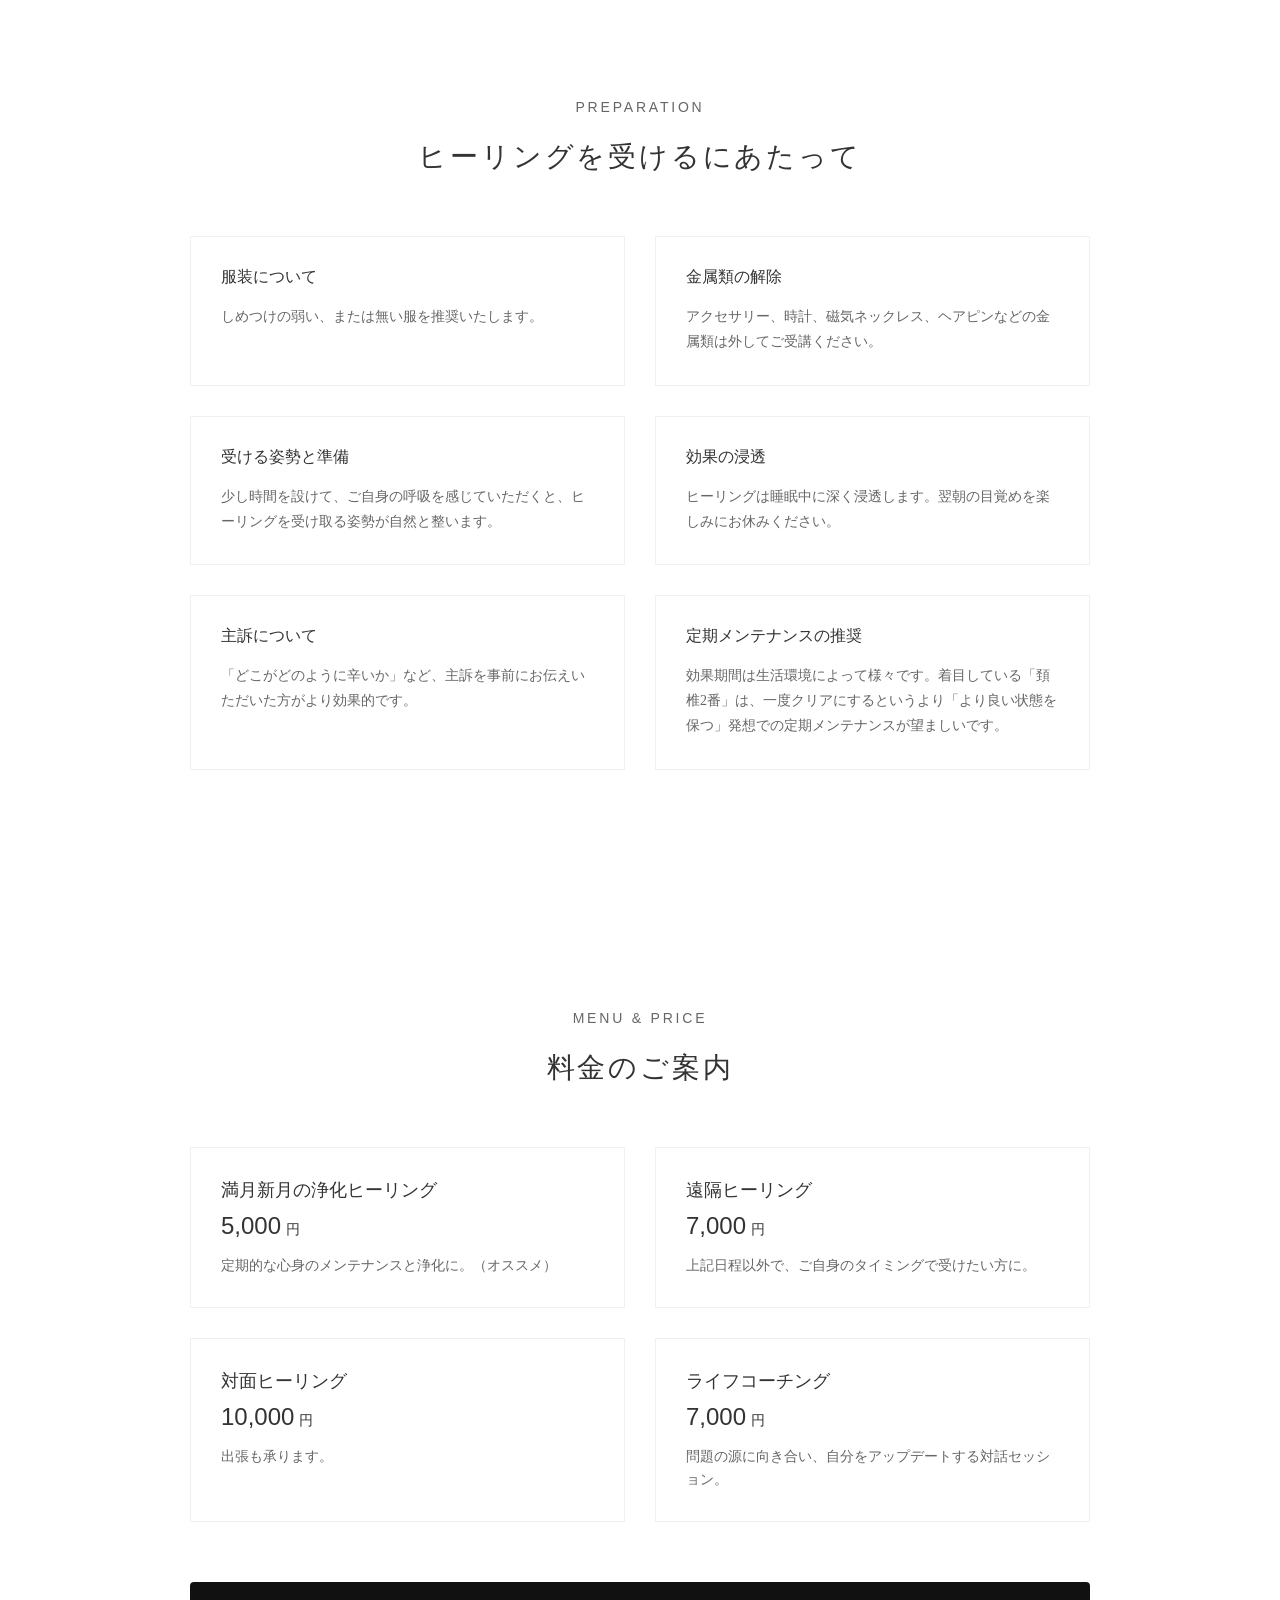
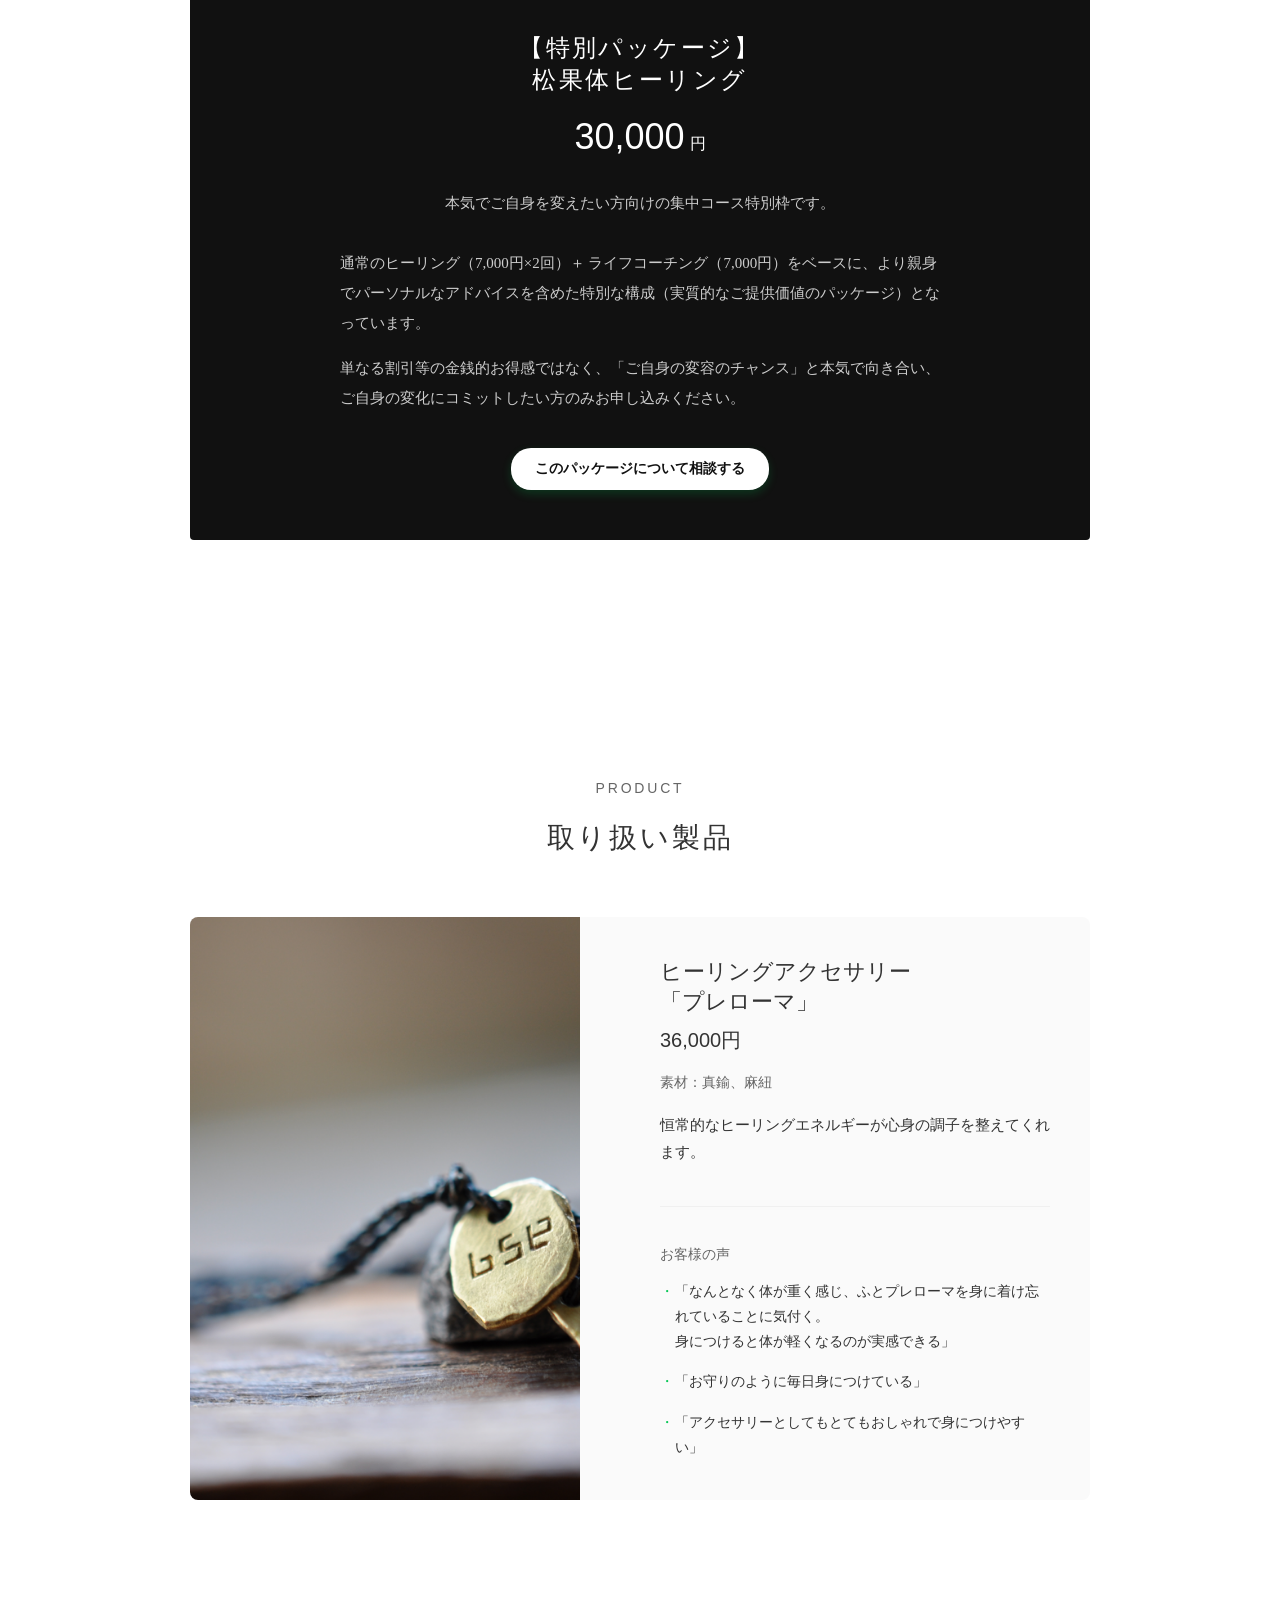
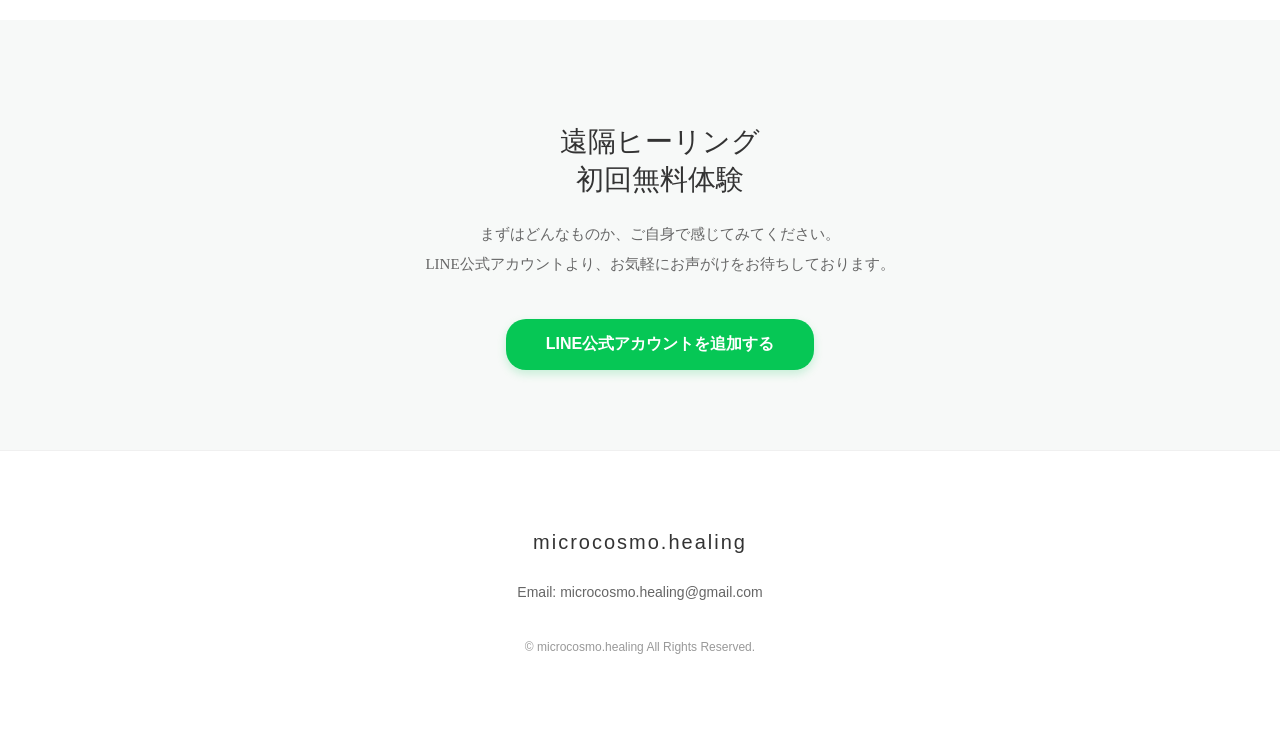
<file: healing_posterのコピー.html>
<!DOCTYPE html>
<html lang="ja">
<head>
<meta charset="UTF-8">
<meta name="viewport" content="width=device-width, initial-scale=1.0">
<title>microcosmo.healing | 「本当の自分」に還るヒーリング</title>
<style>
  :root {
    --text-color: #333333;
    --text-light: #666666;
    --bg-color: #ffffff;
    --accent: #06C755; /* LINE green */
    --border: #f0f0f0;
  }
  
  body {
    margin: 0;
    padding: 0;
    background-color: var(--bg-color);
    color: var(--text-color);
    font-family: "Yu Mincho", "MS Mincho", "Hiragino Mincho ProN", serif; 
    overflow-x: hidden;
  }

  /* --- Hero Section --- */
  .hero-container {
    display: grid;
    grid-template-columns: 1fr 2fr 2fr;
    height: 100vh;
    width: 100vw;
  }

  .sidebar {
    padding: 50px 30px;
    display: flex;
    flex-direction: column;
    border-right: 1px solid var(--border);
    position: relative;
    background-color: var(--bg-color);
    z-index: 10;
  }
  
  .logo {
    font-size: 24px;
    letter-spacing: 0.1em;
    font-weight: normal;
    margin-bottom: 80px;
    font-family: "Yu Gothic", "Meiryo", sans-serif;
    color: #111;
  }
  
  .menu {
    display: flex;
    flex-direction: column;
    gap: 30px;
  }
  
  .menu a {
    text-decoration: none;
    color: var(--text-light);
    font-size: 15px;
    letter-spacing: 0.1em;
    font-family: "Yu Gothic", "Meiryo", sans-serif;
    transition: color 0.3s;
  }
  
  .menu a:hover {
    color: #000000;
  }
  
  .booking-menu {
    margin-top: auto;
  }
  
  .line-button {
    display: inline-block;
    background-color: var(--accent);
    color: white;
    text-decoration: none;
    font-family: "Yu Gothic", "Meiryo", sans-serif;
    font-weight: bold;
    font-size: 14px;
    padding: 12px 24px;
    border-radius: 20px;
    transition: opacity 0.2s;
    text-align: center;
    box-shadow: 0 4px 10px rgba(6, 199, 85, 0.2);
  }
  
  .line-button:hover {
    opacity: 0.8;
  }

  .image-area {
    background-image: url('healing_image.png');
    background-size: cover; 
    background-position: center;
  }

  .text-area {
    display: flex;
    flex-direction: row-reverse;
    justify-content: center;
    align-items: center;
    gap: 6vw;
    padding: 0 40px;
    background-color: var(--bg-color);
  }

  .main-text {
    writing-mode: vertical-rl;
    font-size: clamp(32px, 3.5vw, 46px);
    letter-spacing: 0.3em;
    line-height: 2;
  }

  .sub-text {
    writing-mode: vertical-rl;
    font-size: clamp(16px, 1.8vw, 20px);
    letter-spacing: 0.15em;
    line-height: 2.2;
    color: #555555;
  }

  /* --- Common Section Styles --- */
  section {
    padding: 120px 20px;
    max-width: 900px;
    margin: 0 auto;
  }

  .section-title {
    font-family: "Yu Gothic", "Meiryo", sans-serif;
    font-size: 14px;
    color: var(--text-light);
    letter-spacing: 0.2em;
    text-align: center;
    margin-bottom: 20px;
    text-transform: uppercase;
  }

  .section-heading {
    text-align: center;
    font-size: 28px;
    letter-spacing: 0.1em;
    margin-bottom: 60px;
    font-weight: normal;
  }

  /* --- Concept Section --- */
  .concept-text {
    text-align: center;
    line-height: 2.2;
    font-size: 16px;
    margin-bottom: 40px;
  }

  /* --- Flow Section --- */
  .flow-container {
    display: flex;
    flex-direction: column;
    gap: 40px;
  }

  .flow-step {
    display: flex;
    align-items: flex-start;
    gap: 30px;
    background: #fafafa;
    padding: 40px;
    border-radius: 4px;
  }

  .step-num {
    font-family: "Yu Gothic", "Meiryo", sans-serif;
    font-size: 32px;
    color: #ddd;
    font-weight: bold;
    line-height: 1;
  }

  .flow-step h3 {
    margin: 0 0 15px 0;
    font-size: 20px;
    font-weight: normal;
  }

  .flow-step p {
    margin: 0;
    line-height: 1.8;
    color: var(--text-light);
  }

  /* --- Menu & Price Section --- */
  .menu-grid {
    display: grid;
    grid-template-columns: 1fr 1fr;
    gap: 30px;
    margin-bottom: 60px;
  }

  @media (max-width: 768px) {
    .menu-grid {
      grid-template-columns: 1fr;
    }
    .hero-container {
      grid-template-columns: 1fr;
      grid-template-rows: auto 50vh auto;
      height: auto;
    }
    .sidebar {
      border-right: none;
      border-bottom: 1px solid var(--border);
      padding: 30px 20px;
      align-items: center;
    }
    .logo { margin-bottom: 30px; text-align: center; }
    .menu { flex-direction: row; flex-wrap: wrap; justify-content: center; margin-bottom: 30px; gap: 15px; }
    .text-area { padding: 60px 20px; flex-direction: column; gap: 30px; }
    .main-text, .sub-text { writing-mode: horizontal-tb; text-align: center; }
    .flow-step { flex-direction: column; gap: 15px; padding: 30px 20px; }
    .faq-grid { grid-template-columns: 1fr !important; }
  }

  .menu-card {
    border: 1px solid var(--border);
    padding: 30px;
    display: flex;
    flex-direction: column;
  }

  .menu-card h3 {
    margin: 0 0 10px 0;
    font-size: 18px;
    font-weight: normal;
  }

  .menu-price {
    font-family: "Yu Gothic", "Meiryo", sans-serif;
    font-size: 24px;
    margin-bottom: 15px;
  }

  .menu-price span {
    font-size: 14px;
    margin-left: 5px;
  }

  .menu-card p {
    margin: 0;
    font-size: 14px;
    color: var(--text-light);
    line-height: 1.6;
  }

  .special-package {
    background: #111;
    color: #fff;
    padding: 50px;
    text-align: center;
    border-radius: 4px;
  }

  .special-package h3 {
    margin: 0 0 20px 0;
    font-size: 24px;
    font-weight: normal;
    letter-spacing: 0.1em;
  }

  .special-package .price {
    font-family: "Yu Gothic", "Meiryo", sans-serif;
    font-size: 36px;
    margin-bottom: 30px;
  }

  .special-package .price span {
    font-size: 16px;
    margin-left: 5px;
  }

  .special-package p {
    font-size: 15px;
    line-height: 2;
    color: #ccc;
    margin: 0 auto 15px auto;
    max-width: 600px;
    text-align: left;
  }

  /* --- Footer --- */
  footer {
    text-align: center;
    padding: 80px 20px;
    border-top: 1px solid var(--border);
    font-family: "Yu Gothic", "Meiryo", sans-serif;
  }

  .footer-logo {
    font-size: 20px;
    letter-spacing: 0.1em;
    margin-bottom: 30px;
  }

  .footer-contact {
    font-size: 14px;
    color: var(--text-light);
    margin-bottom: 40px;
  }

</style>
</head>
<body>

  <!-- ヒーローセクション -->
  <div class="hero-container" id="top">
    <div class="sidebar">
      <div class="logo">microcosmo.<br>healing</div>
      <nav class="menu">
        <a href="#concept">Concept</a>
        <a href="#profile">Profile</a>
        <a href="#flow">Flow</a>
        <a href="#menu">Menu & Price</a>
        <a href="#product">Product</a>
      </nav>
      <div class="booking-menu">
        <a href="#trial" class="line-button">LINEで予約・相談</a>
      </div>
    </div>
    <div class="image-area"></div>
    <div class="text-area">
      <div class="main-text">
        <span style="display: inline-block;">「本当の私」に還る、</span><br>
        <span style="display: inline-block;">　真の癒しを</span>
      </div>
      <div class="sub-text">
        ストレスにあえぐ頚椎二番を<br>
        優しく包み込み、癒すヒーリング
      </div>
    </div>
  </div>

  <!-- Concept セクション -->
  <section id="concept" style="padding-bottom: 60px;">
    <div class="section-title">Concept</div>
    <h2 class="section-heading">健やかさへの鍵は、自己開放</h2>
    <div class="concept-text">
      「もっと頑張る」ではなく「もっと素直に」――<br>
      するとカラダもココロも「神様の設計通り」に動き始めます。<br>
      それが人生好転の正攻法。<br><br>
      自己否定の考えが歪みや緊張となって表れる「頚椎2番」に着目し、<br>
      根本から心身を整えるヒーリングを行っています。<br>
      「変わりたいけれど変われない」「ずっと同じ問題に悩まされている」<br>
      そんなあなたのための、きっかけとなる場所です。
    </div>
  </section>

  <!-- Profile Section -->
  <section id="profile" style="background-color: #fafafa; border-radius: 8px; margin-bottom: 120px; padding: 60px 40px; max-width: 800px;">
    <div class="section-title">Profile & Story</div>
    <div class="profile-container" style="display: flex; gap: 40px; align-items: flex-start; flex-wrap: wrap;">
      <div class="profile-image" style="flex: 1; min-width: 250px;">
        <!-- profile.jpg として画像を読み込みます -->
        <img src="profile.jpg" alt="Profile" style="width: 100%; border-radius: 4px; object-fit: cover;">
      </div>
      <div class="profile-content" style="flex: 2; min-width: 300px;">
        <h3 style="font-size: 24px; margin-top: 0; font-weight: normal; margin-bottom: 20px;">自己紹介。</h3>
        <p style="color: var(--text-light); line-height: 2; font-size: 15px;">
          2007年、27歳の時、突然ヒーリング能力に目覚めました。「現代医療では難しい」と言われた不調のお客様が続けて克服を遂げられたことで、人から人へとご紹介の輪で広がり、現在で18年目を迎えます。
        </p>
        <p style="color: var(--text-light); line-height: 2; font-size: 15px;">
          現在は北海道から沖縄離島までクライアントがいらっしゃり、いわゆる「スピリチュアル系」に対して懐疑的な、知的で洗練された方々が多く集まる傾向にあります。
        </p>
        <p style="color: var(--text-light); line-height: 2; font-size: 15px;">
          私自身、日々の生活の中で絵を描き、音楽を奏で、小説を執筆し、料理を愉しむという、表現活動と生活の美学を大切にしています。単なる「能力者」としてではなく、知性と感性を持ったひとりの人間として、あなたの人生を深く理解し、寄り添う伴走者でありたいと願っています。
        </p>
      </div>
    </div>
  </section>

  <!-- Flow セクション -->
  <section id="flow">
    <div class="section-title">Flow</div>
    <h2 class="section-heading">施術の流れ</h2>
    <div class="flow-container">
      <div class="flow-step">
        <div class="step-num">01</div>
        <div>
          <h3>ヒアリング</h3>
          <p>現在の状態やお悩みをお伺いし、不調の根本的な原因（頚椎2番の歪みやトラウマなど）を読み解きます。</p>
        </div>
      </div>
      <div class="flow-step">
        <div class="step-num">02</div>
        <div>
          <h3>遠隔ヒーリング施術</h3>
          <p>生活は普段通りで大丈夫です。体がリラックスしたタイミングで効果が発動します。ご希望の方には時間指定も可能です。</p>
        </div>
      </div>
      <div class="flow-step">
        <div class="step-num">03</div>
        <div>
          <h3>アフターケア・アドバイスなど</h3>
          <p>施術後の状態の確認や、日常で気を付けるポイントなどのアドバイスをLINEにて丁寧に行います。</p>
        </div>
      </div>
    </div>
  </section>

  <!-- FAQ Section -->
  <section id="faq">
    <div class="section-title">Preparation</div>
    <h2 class="section-heading">ヒーリングを受けるにあたって</h2>
    <div class="faq-grid" style="display: grid; grid-template-columns: 1fr 1fr; gap: 30px;">
      <div class="faq-card" style="border: 1px solid var(--border); padding: 30px;">
        <h3 style="font-size: 16px; margin-top: 0; font-weight: normal;">服装について</h3>
        <p style="font-size: 14px; color: var(--text-light); line-height: 1.8; margin-bottom: 0;">しめつけの弱い、または無い服を推奨いたします。</p>
      </div>
      <div class="faq-card" style="border: 1px solid var(--border); padding: 30px;">
        <h3 style="font-size: 16px; margin-top: 0; font-weight: normal;">金属類の解除</h3>
        <p style="font-size: 14px; color: var(--text-light); line-height: 1.8; margin-bottom: 0;">アクセサリー、時計、磁気ネックレス、ヘアピンなどの金属類は外してご受講ください。</p>
      </div>
      <div class="faq-card" style="border: 1px solid var(--border); padding: 30px;">
        <h3 style="font-size: 16px; margin-top: 0; font-weight: normal;">受ける姿勢と準備</h3>
        <p style="font-size: 14px; color: var(--text-light); line-height: 1.8; margin-bottom: 0;">少し時間を設けて、ご自身の呼吸を感じていただくと、ヒーリングを受け取る姿勢が自然と整います。</p>
      </div>
      <div class="faq-card" style="border: 1px solid var(--border); padding: 30px;">
        <h3 style="font-size: 16px; margin-top: 0; font-weight: normal;">効果の浸透</h3>
        <p style="font-size: 14px; color: var(--text-light); line-height: 1.8; margin-bottom: 0;">ヒーリングは睡眠中に深く浸透します。翌朝の目覚めを楽しみにお休みください。</p>
      </div>
      <div class="faq-card" style="border: 1px solid var(--border); padding: 30px;">
        <h3 style="font-size: 16px; margin-top: 0; font-weight: normal;">主訴について</h3>
        <p style="font-size: 14px; color: var(--text-light); line-height: 1.8; margin-bottom: 0;">「どこがどのように辛いか」など、主訴を事前にお伝えいただいた方がより効果的です。</p>
      </div>
      <div class="faq-card" style="border: 1px solid var(--border); padding: 30px;">
        <h3 style="font-size: 16px; margin-top: 0; font-weight: normal;">定期メンテナンスの推奨</h3>
        <p style="font-size: 14px; color: var(--text-light); line-height: 1.8; margin-bottom: 0;">効果期間は生活環境によって様々です。着目している「頚椎2番」は、一度クリアにするというより「より良い状態を保つ」発想での定期メンテナンスが望ましいです。</p>
      </div>
    </div>
  </section>

  <!-- Menu セクション -->
  <section id="menu">
    <div class="section-title">Menu & Price</div>
    <h2 class="section-heading">料金のご案内</h2>
    
    <div class="menu-grid">
      <div class="menu-card">
        <h3>満月新月の浄化ヒーリング</h3>
        <div class="menu-price">5,000<span>円</span></div>
        <p>定期的な心身のメンテナンスと浄化に。（オススメ）</p>
      </div>
      <div class="menu-card">
        <h3>遠隔ヒーリング</h3>
        <div class="menu-price">7,000<span>円</span></div>
        <p>上記日程以外で、ご自身のタイミングで受けたい方に。</p>
      </div>
      <div class="menu-card">
        <h3>対面ヒーリング</h3>
        <div class="menu-price">10,000<span>円</span></div>
        <p>出張も承ります。</p>
      </div>
      <div class="menu-card">
        <h3>ライフコーチング</h3>
        <div class="menu-price">7,000<span>円</span></div>
        <p>問題の源に向き合い、自分をアップデートする対話セッション。</p>
      </div>
    </div>

    <!-- 松果体ヒーリング（特別パッケージ） -->
    <div class="special-package">
      <h3>【特別パッケージ】<br>松果体ヒーリング</h3>
      <div class="price">30,000<span>円</span></div>
      <p style="text-align: center; margin-bottom: 30px;">本気でご自身を変えたい方向けの集中コース特別枠です。</p>
      <p>通常のヒーリング（7,000円×2回）＋ ライフコーチング（7,000円）をベースに、より親身でパーソナルなアドバイスを含めた特別な構成（実質的なご提供価値のパッケージ）となっています。</p>
      <p>単なる割引等の金銭的お得感ではなく、「ご自身の変容のチャンス」と本気で向き合い、ご自身の変化にコミットしたい方のみお申し込みください。</p>
      <a href="#trial" class="line-button" style="margin-top: 20px; background-color: #fff; color: #111;">このパッケージについて相談する</a>
    </div>
  </section>

  <!-- Product Section -->
  <section id="product" style="padding-bottom: 120px;">
    <div class="section-title">Product</div>
    <h2 class="section-heading">取り扱い製品</h2>
    
    <div class="product-container" style="display: flex; gap: 40px; align-items: stretch; flex-wrap: wrap; background-color: #fafafa; border-radius: 8px; overflow: hidden;">
      <div class="product-image" style="flex: 1; min-width: 300px;">
        <!-- product.jpg として画像を読み込みます -->
        <img src="product.jpg" alt="ヒーリングアクセサリー プレローマ" style="width: 100%; height: 100%; object-fit: cover;">
      </div>
      <div class="product-content" style="flex: 1; min-width: 300px; padding: 40px;">
        <h3 style="font-size: 22px; font-weight: normal; margin-top: 0; margin-bottom: 10px;">ヒーリングアクセサリー<br>「プレローマ」</h3>
        <div style="font-family: 'Yu Gothic', 'Meiryo', sans-serif; font-size: 20px; margin-bottom: 20px;">36,000<span>円</span></div>
        <p style="font-size: 14px; color: var(--text-light); margin-bottom: 20px;">素材：真鍮、麻紐</p>
        <p style="font-size: 15px; color: var(--text-color); line-height: 1.8; margin-bottom: 40px;">
          恒常的なヒーリングエネルギーが心身の調子を整えてくれます。
        </p>
        
        <div class="customer-voices" style="border-top: 1px solid var(--border); padding-top: 20px;">
          <h4 style="font-size: 14px; color: var(--text-light); margin-bottom: 15px; font-weight: normal;">お客様の声</h4>
          <ul style="list-style: none; padding: 0; margin: 0; font-size: 14px; line-height: 1.8; color: var(--text-color);">
            <li style="margin-bottom: 15px; position: relative; padding-left: 15px;">
              <span style="position: absolute; left: 0; top: 0; color: var(--accent);">・</span>
              「なんとなく体が重く感じ、ふとプレローマを身に着け忘れていることに気付く。<br>身につけると体が軽くなるのが実感できる」
            </li>
            <li style="margin-bottom: 15px; position: relative; padding-left: 15px;">
              <span style="position: absolute; left: 0; top: 0; color: var(--accent);">・</span>
              「お守りのように毎日身につけている」
            </li>
            <li style="margin-bottom: 0; position: relative; padding-left: 15px;">
              <span style="position: absolute; left: 0; top: 0; color: var(--accent);">・</span>
              「アクセサリーとしてもとてもおしゃれで身につけやすい」
            </li>
          </ul>
        </div>
      </div>
    </div>
  </section>

  <!-- Free Trial Section -->
  <section id="trial" style="background-color: #f7f9f8; text-align: center; padding: 80px 20px; max-width: 100vw; margin: 0; width: 100vw; margin-left: calc(-50vw + 50%);">
    <div style="max-width: 900px; margin: 0 auto;">
      <h2 style="font-size: 28px; font-weight: normal; margin-bottom: 20px;">遠隔ヒーリング<br>初回無料体験</h2>
      <p style="color: var(--text-light); line-height: 2; font-size: 15px; margin-bottom: 40px; max-width: 600px; margin-left: auto; margin-right: auto;">
        まずはどんなものか、ご自身で感じてみてください。<br>
        LINE公式アカウントより、お気軽にお声がけをお待ちしております。
      </p>
      <a href="https://lin.ee/x2WpMEs" class="line-button" target="_blank" rel="noopener noreferrer" style="font-size: 16px; padding: 15px 40px;">LINE公式アカウントを追加する</a>
    </div>
  </section>

  <footer>
    <div class="footer-logo">microcosmo.healing</div>
    <div class="footer-contact">
      Email: microcosmo.healing@gmail.com
    </div>
    <p style="font-size: 12px; color: #999;">&copy; microcosmo.healing All Rights Reserved.</p>
  </footer>

</body>
</html>
</file>
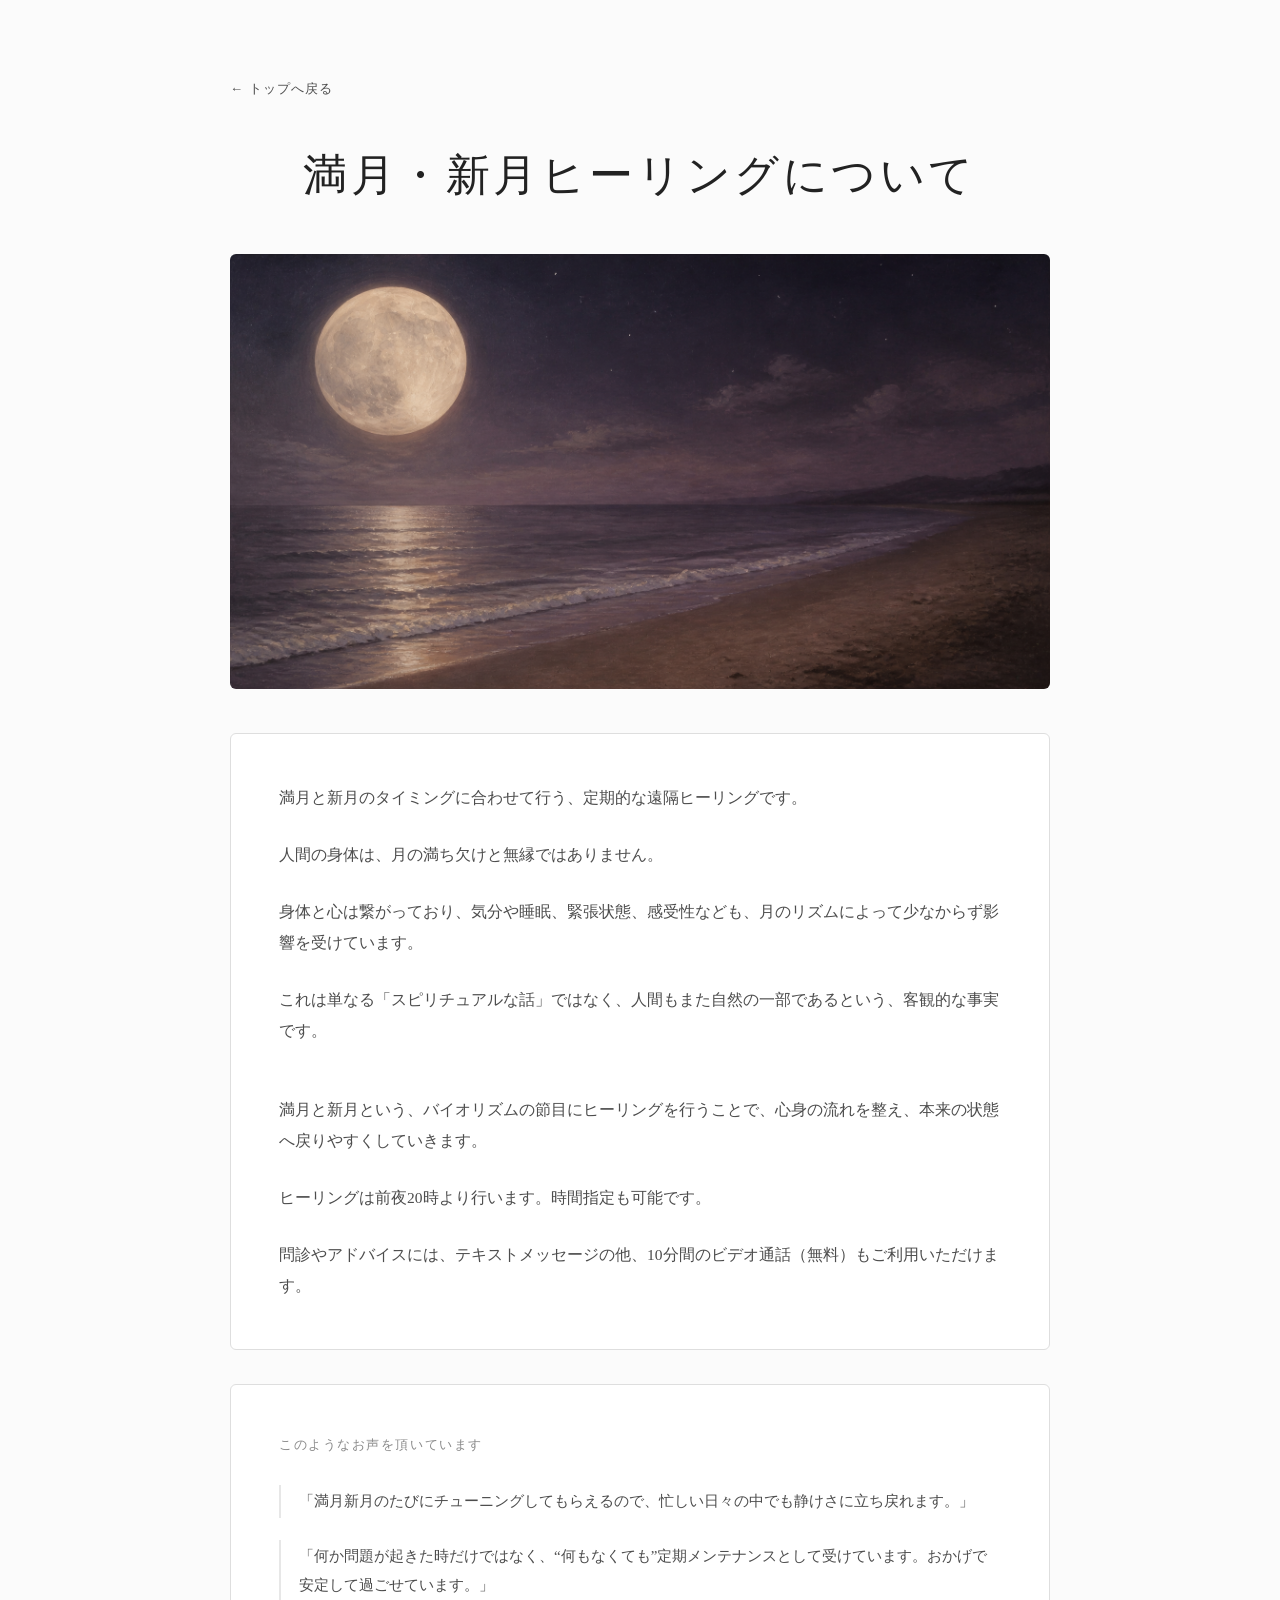
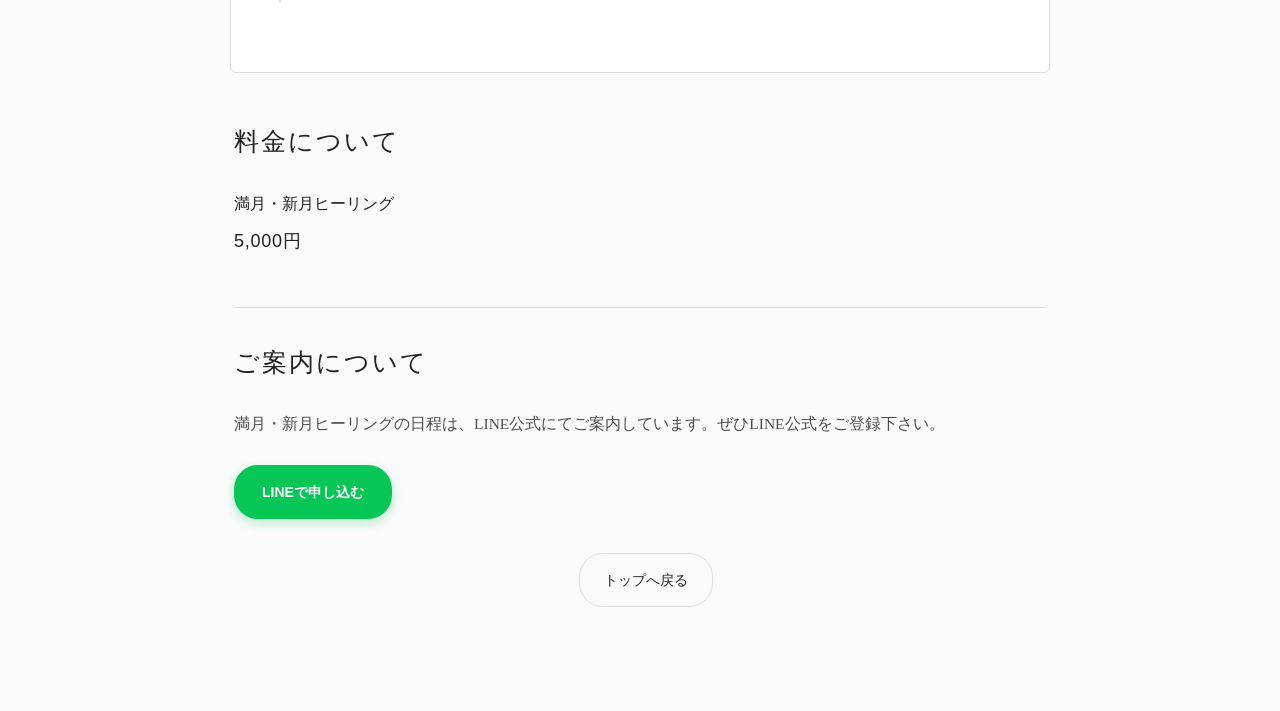
<file: moon_healing.html>
<!DOCTYPE html>
<html lang="ja">
<head>
  <meta charset="UTF-8">
  <meta name="viewport" content="width=device-width, initial-scale=1.0">
  <title>満月・新月ヒーリングについて | microcosmo healing</title>
  <style>
    :root {
      --text-color: #222222;
      --text-light: #4d4d4d;
      --bg-color: #ffffff;
      --accent: #06C755;
      --border: #dedede;
      --soft-bg: #fafafa;
    }

    body {
      margin: 0;
      background: #fbfbfb;
      color: var(--text-color);
      font-family: "Yu Mincho", "MS Mincho", "Hiragino Mincho ProN", serif;
      line-height: 2;
    }

    .page {
      max-width: 820px;
      margin: 0 auto;
      padding: 72px 20px 104px;
    }

    .back-link,
    .button,
    .secondary-button,
    .section-label {
      font-family: "Yu Gothic", "Meiryo", sans-serif;
    }

    .back-link {
      color: var(--text-light);
      display: inline-block;
      font-size: 13px;
      letter-spacing: 0.08em;
      margin-bottom: 42px;
      text-decoration: none;
    }

    .hero-image {
      border-radius: 6px;
      display: block;
      height: auto;
      margin: 0 0 44px;
      width: 100%;
    }

    h1 {
      font-size: clamp(30px, 5vw, 44px);
      font-weight: normal;
      letter-spacing: 0.08em;
      line-height: 1.45;
      margin: 0 0 46px;
      text-align: center;
    }

    h2 {
      font-size: clamp(21px, 4vw, 25px);
      font-weight: normal;
      letter-spacing: 0.08em;
      line-height: 1.7;
      margin: 0 0 24px;
    }

    p {
      color: var(--text-light);
      font-size: 15.5px;
      margin: 0 0 26px;
    }

    .article,
    .voices-section {
      background: var(--bg-color);
      border: 1px solid var(--border);
      border-radius: 6px;
      padding: clamp(30px, 6vw, 48px);
    }

    .article,
    .voices-section,
    .price-section {
      margin-bottom: 34px;
    }

    .article p:last-child,
    .voices-section p:last-child,
    .price-section p:last-child,
    .guide-section p:last-child {
      margin-bottom: 0;
    }

    .article-block {
      margin-top: 48px;
    }

    .article-block.large-gap {
      margin-top: 64px;
    }

    .quiet-line {
      color: var(--text-color);
      font-size: 17px;
      line-height: 2;
      margin: 40px 0;
      text-align: center;
    }

    .section-label {
      color: #8a8a8a;
      font-size: 13px;
      font-weight: normal;
      letter-spacing: 0.12em;
      line-height: 1.8;
      margin-bottom: 18px;
    }

    .voices {
      list-style: none;
      margin: 28px 0 0;
      padding: 0;
    }

    .voices li {
      border-left: 2px solid #e7e7e7;
      color: var(--text-light);
      font-size: 15px;
      line-height: 1.95;
      margin: 0 0 22px;
      padding: 2px 0 2px 18px;
    }

    .fee-summary {
      margin-top: 18px;
    }

    .fee-title {
      color: var(--text-color);
      margin-bottom: 4px;
    }

    .fee-main {
      color: var(--text-color);
      font-family: "Yu Gothic", "Meiryo", sans-serif;
      font-size: 18px;
      letter-spacing: 0.04em;
      margin-bottom: 0;
    }

    .quiet-list {
      list-style: none;
      margin: 24px 0 0;
      padding: 0;
    }

    .quiet-list li {
      border-left: 2px solid #e7e7e7;
      color: var(--text-light);
      font-size: 14px;
      line-height: 1.95;
      margin: 0 0 12px;
      padding: 2px 0 2px 18px;
    }

    .guide-actions {
      margin-top: 24px;
    }

    .price-section,
    .guide-section {
      margin: 48px 4px 34px;
      padding: 0;
    }

    .guide-section {
      border-top: 1px solid var(--border);
      padding-top: 34px;
    }

    .bottom-nav {
      margin-top: 34px;
      text-align: center;
    }

    .button {
      background: var(--accent);
      border-radius: 24px;
      box-shadow: 0 4px 12px rgba(6, 199, 85, 0.28);
      color: #ffffff;
      display: inline-block;
      font-size: 14px;
      font-weight: bold;
      padding: 13px 28px;
      text-decoration: none;
    }

    .secondary-button {
      border: 1px solid var(--border);
      border-radius: 24px;
      color: var(--text-color);
      display: inline-block;
      font-size: 14px;
      margin-left: 12px;
      padding: 12px 24px;
      text-decoration: none;
    }

    @media (max-width: 720px) {
      .page {
        padding-top: 42px;
      }

      .hero-image {
        margin-bottom: 36px;
      }

      .article,
      .voices-section {
        padding: 28px 22px;
      }

      .article-block {
        margin-top: 42px;
      }

      .article-block.large-gap {
        margin-top: 52px;
      }

      .voices li,
      .quiet-list li {
        font-size: 14px;
        padding-left: 16px;
      }

      .price-section,
      .guide-section {
        margin-left: 0;
        margin-right: 0;
      }

      .button,
      .secondary-button {
        box-sizing: border-box;
        margin: 8px 0 0;
        width: 100%;
      }
    }
  </style>
</head>
<body>
  <main class="page">
    <a class="back-link" href="index.html">← トップへ戻る</a>

    <h1>満月・新月ヒーリングについて</h1>

    <img class="hero-image" src="images/moon-healing-shore.png" alt="満月と静かな海辺">

    <section class="article">
      <p>満月と新月のタイミングに合わせて行う、定期的な遠隔ヒーリングです。</p>

      <p>人間の身体は、月の満ち欠けと無縁ではありません。</p>

      <p>身体と心は繋がっており、気分や睡眠、緊張状態、感受性なども、月のリズムによって少なからず影響を受けています。</p>

      <p>これは単なる「スピリチュアルな話」ではなく、人間もまた自然の一部であるという、客観的な事実です。</p>

      <div class="article-block">
        <p>満月と新月という、バイオリズムの節目にヒーリングを行うことで、心身の流れを整え、本来の状態へ戻りやすくしていきます。</p>

        <p>ヒーリングは前夜20時より行います。時間指定も可能です。</p>
        <p>問診やアドバイスには、テキストメッセージの他、10分間のビデオ通話（無料）もご利用いただけます。</p>
      </div>
    </section>

    <section class="voices-section">
      <h2 class="section-label">このようなお声を頂いています</h2>
      <ul class="voices">
        <li>「満月新月のたびにチューニングしてもらえるので、忙しい日々の中でも静けさに立ち戻れます。」</li>
        <li>「何か問題が起きた時だけではなく、“何もなくても”定期メンテナンスとして受けています。おかげで安定して過ごせています。」</li>
      </ul>
    </section>

    <section class="price-section">
      <h2>料金について</h2>

      <div class="fee-summary">
        <p class="fee-title">満月・新月ヒーリング</p>
        <p class="fee-main">5,000円</p>
      </div>
    </section>

    <section class="guide-section">
      <h2>ご案内について</h2>

      <p>満月・新月ヒーリングの日程は、LINE公式にてご案内しています。ぜひLINE公式をご登録下さい。</p>

      <div class="guide-actions">
        <a class="button" href="https://lin.ee/x2WpMEs" target="_blank" rel="noopener noreferrer">LINEで申し込む</a>
      </div>
    </section>

    <nav class="bottom-nav" aria-label="ページ下部ナビゲーション">
      <a class="secondary-button" href="index.html">トップへ戻る</a>
    </nav>
  </main>
</body>
</html>
</file>
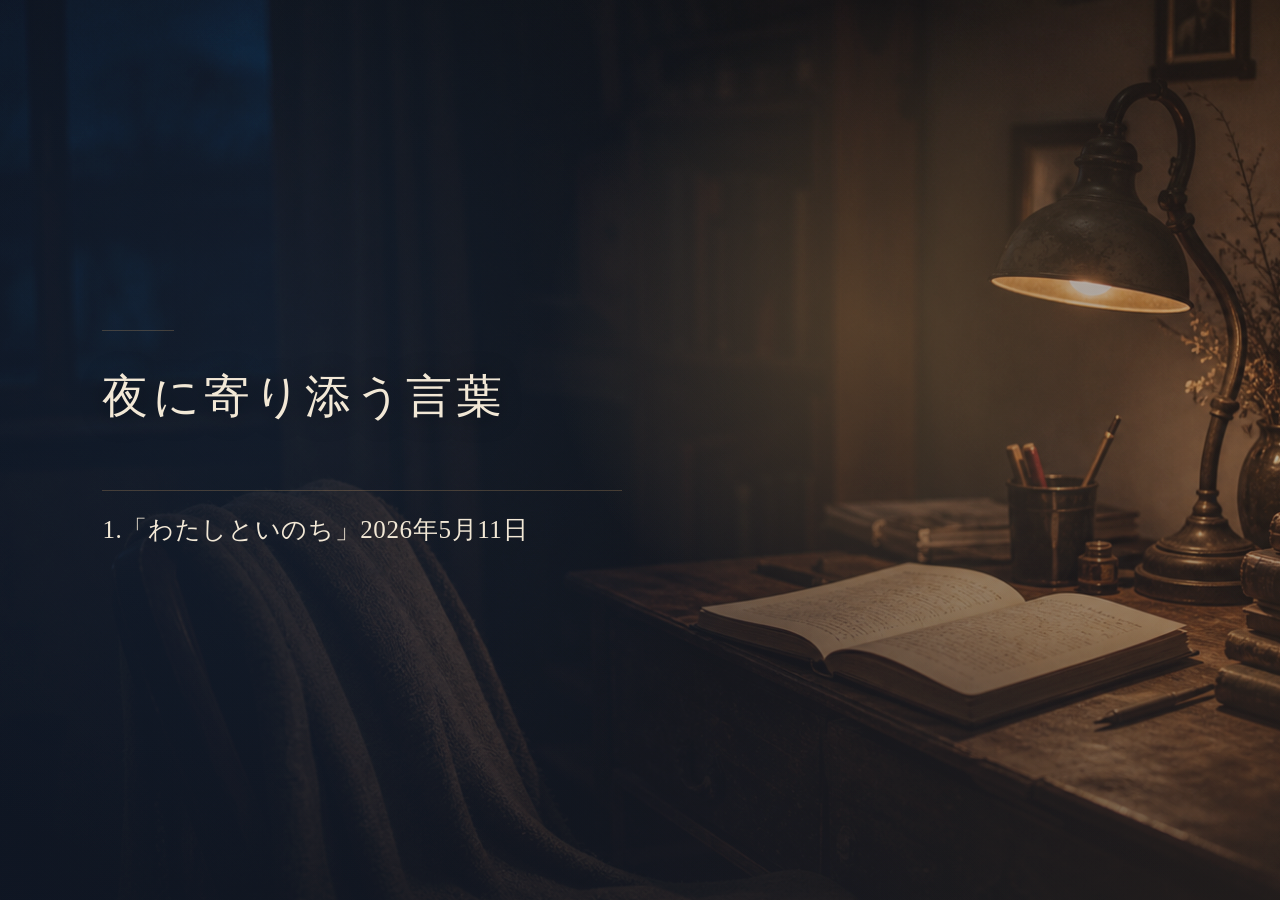
<file: moshi-tsukarete-itara.html>
<!DOCTYPE html>
<html lang="ja">
<head>
<meta charset="UTF-8">
<meta name="viewport" content="width=device-width, initial-scale=1.0">
<title>夜に寄り添う言葉</title>
<script src="./analytics.js" defer></script>
<style>
  :root {
    --night: #0d1320;
    --ink: #f2e8d6;
    --muted: rgba(242, 232, 214, 0.74);
    --faint: rgba(242, 232, 214, 0.52);
    --line: rgba(225, 177, 112, 0.24);
  }

  * {
    box-sizing: border-box;
  }

  html {
    min-height: 100%;
    background: var(--night);
  }

  body {
    margin: 0;
    min-height: 100svh;
    background: var(--night);
    color: var(--ink);
    font-family: "Yu Mincho", "Hiragino Mincho ProN", "Hiragino Mincho Pro", "Noto Serif JP", serif;
    letter-spacing: 0.04em;
    overflow-x: hidden;
    position: relative;
  }

  body::before {
    content: "";
    position: fixed;
    inset: 0;
    background:
      linear-gradient(90deg, rgba(9, 17, 31, 0.58) 0%, rgba(12, 19, 31, 0.32) 48%, rgba(88, 54, 27, 0.14) 100%),
      linear-gradient(180deg, rgba(9, 16, 28, 0.10) 0%, rgba(11, 17, 27, 0.54) 100%),
      url("./images/quiet-night-desk.png") center center / cover no-repeat;
    filter: brightness(1.20) saturate(1.05) contrast(0.94);
    transform: scale(1.02);
    z-index: 0;
  }

  body::after {
    content: "";
    position: fixed;
    inset: 0;
    pointer-events: none;
    background:
      radial-gradient(circle at 68% 36%, rgba(225, 166, 92, 0.26), transparent 31%),
      radial-gradient(circle at 22% 38%, rgba(30, 55, 85, 0.24), transparent 48%),
      linear-gradient(90deg, rgba(11, 18, 32, 0.16), rgba(93, 56, 28, 0.08));
    z-index: 1;
  }

  .entry {
    position: relative;
    z-index: 2;
    min-height: 100svh;
    display: flex;
    flex-direction: column;
    justify-content: center;
    padding: clamp(64px, 9vw, 120px) clamp(24px, 8vw, 112px);
  }

  .entry-inner {
    width: min(100%, 620px);
  }

  .quiet-line {
    width: 72px;
    height: 1px;
    margin: 0 0 30px;
    background: var(--line);
  }

  h1 {
    margin: 0 0 clamp(32px, 5vw, 58px);
    font-size: clamp(25px, 3.7vw, 46px);
    font-weight: 400;
    line-height: 1.55;
    letter-spacing: 0.09em;
    text-shadow: 0 1px 26px rgba(4, 6, 12, 0.46);
  }

  .intro {
    margin: 0 0 clamp(52px, 7vw, 84px);
    color: var(--muted);
    font-size: clamp(15px, 1.45vw, 18px);
    line-height: 2.2;
    text-shadow: 0 1px 18px rgba(3, 5, 10, 0.50);
  }

  .works {
    display: grid;
    gap: 18px;
    width: min(100%, 520px);
  }

  .work-link {
    display: block;
    padding: 18px 0;
    color: var(--ink);
    text-decoration: none;
    border-top: 1px solid var(--line);
  }

  .work-link:hover .work-title {
    color: #fff6e5;
  }

  .work-title {
    display: block;
    font-size: clamp(19px, 2.2vw, 25px);
    line-height: 1.7;
    transition: color 0.2s ease;
  }

  .work-note {
    display: block;
    margin-top: 4px;
    color: var(--faint);
    font-size: 13px;
    line-height: 1.8;
  }

  @media (max-width: 720px) {
    body::before {
      background:
        linear-gradient(180deg, rgba(10, 17, 29, 0.56) 0%, rgba(10, 17, 29, 0.34) 48%, rgba(12, 18, 28, 0.62) 100%),
        url("./images/quiet-night-desk.png") 64% center / cover no-repeat;
    }

    .entry {
      justify-content: flex-start;
      padding-top: 76px;
    }
  }
</style>
</head>
<body>
  <main class="entry" aria-labelledby="page-title">
    <div class="entry-inner">
      <div class="quiet-line" aria-hidden="true"></div>
      <h1 id="page-title">夜に寄り添う言葉</h1>

      <nav class="works" aria-label="作品一覧">
        <a class="work-link" href="./watashi-to-inochi.html">
          <span class="work-title">1.「わたしといのち」2026年5月11日</span>
        </a>
      </nav>
    </div>
  </main>
</body>
</html>
</file>
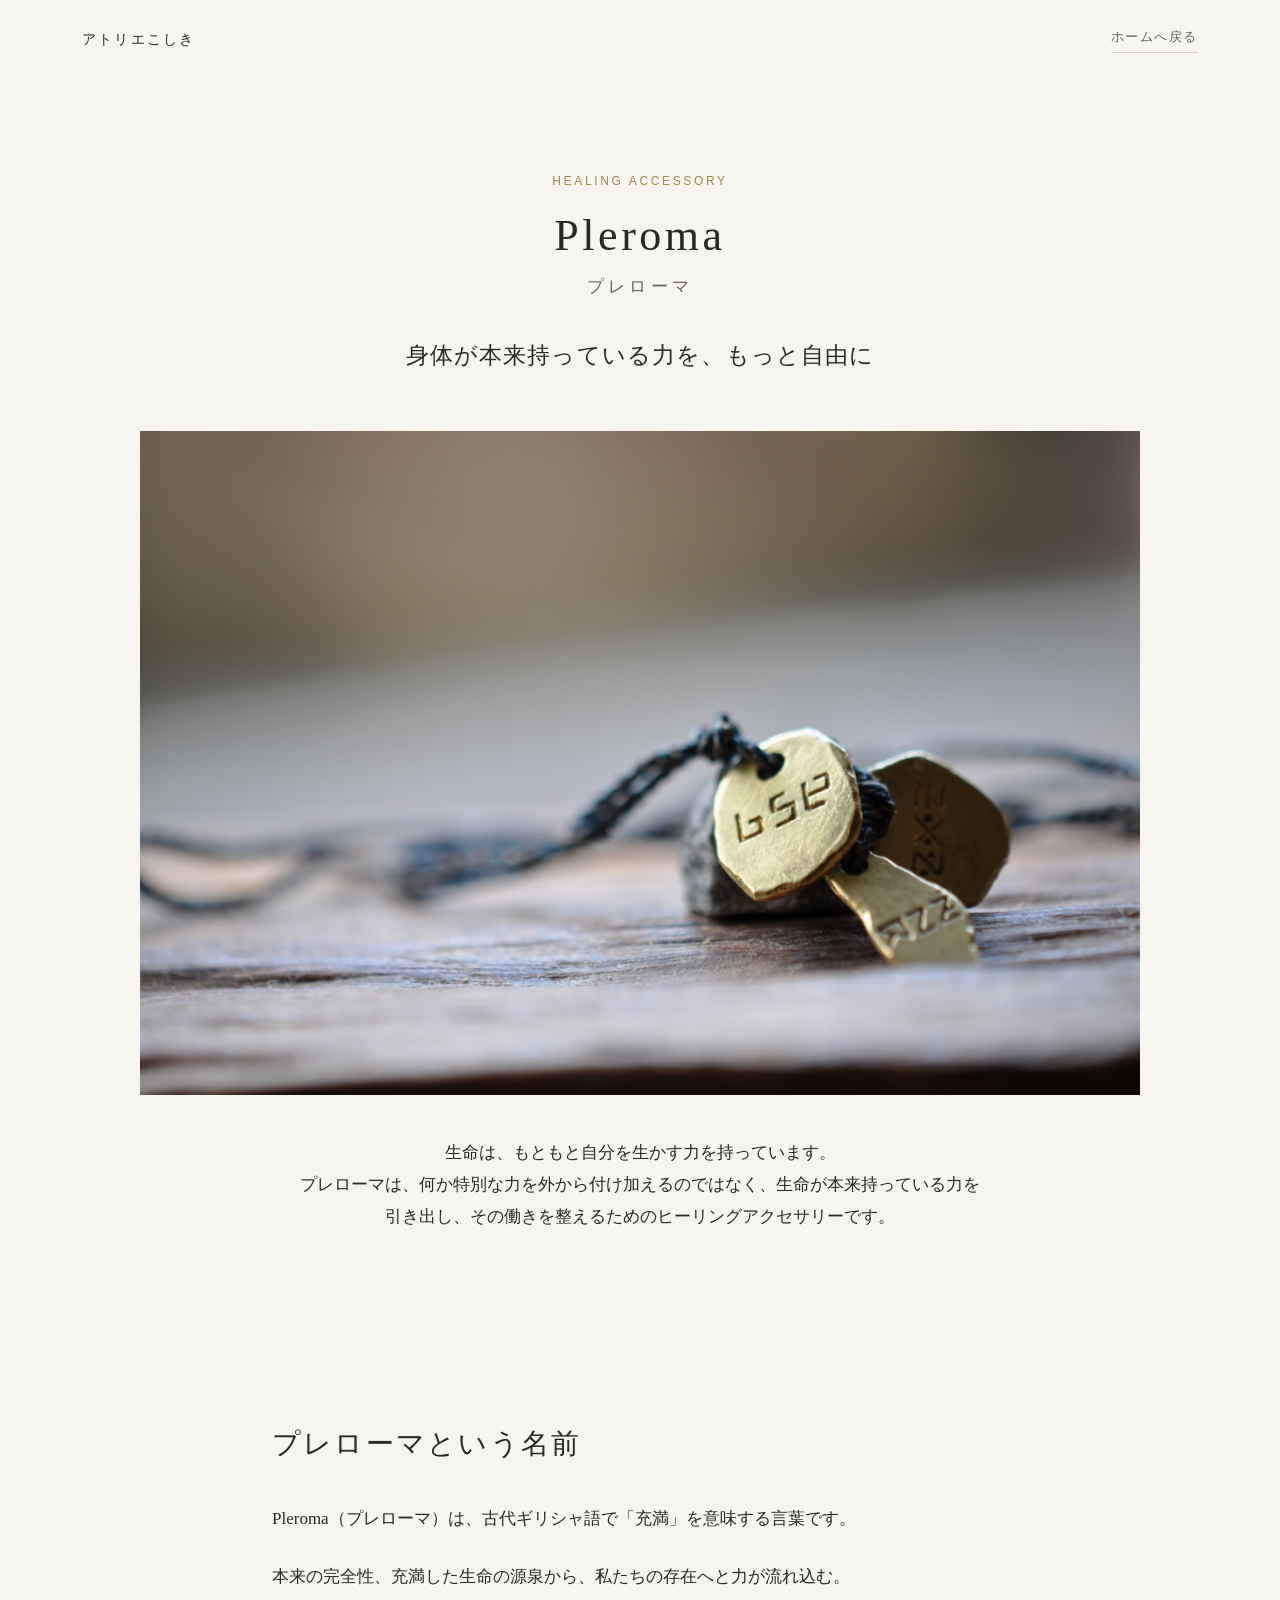
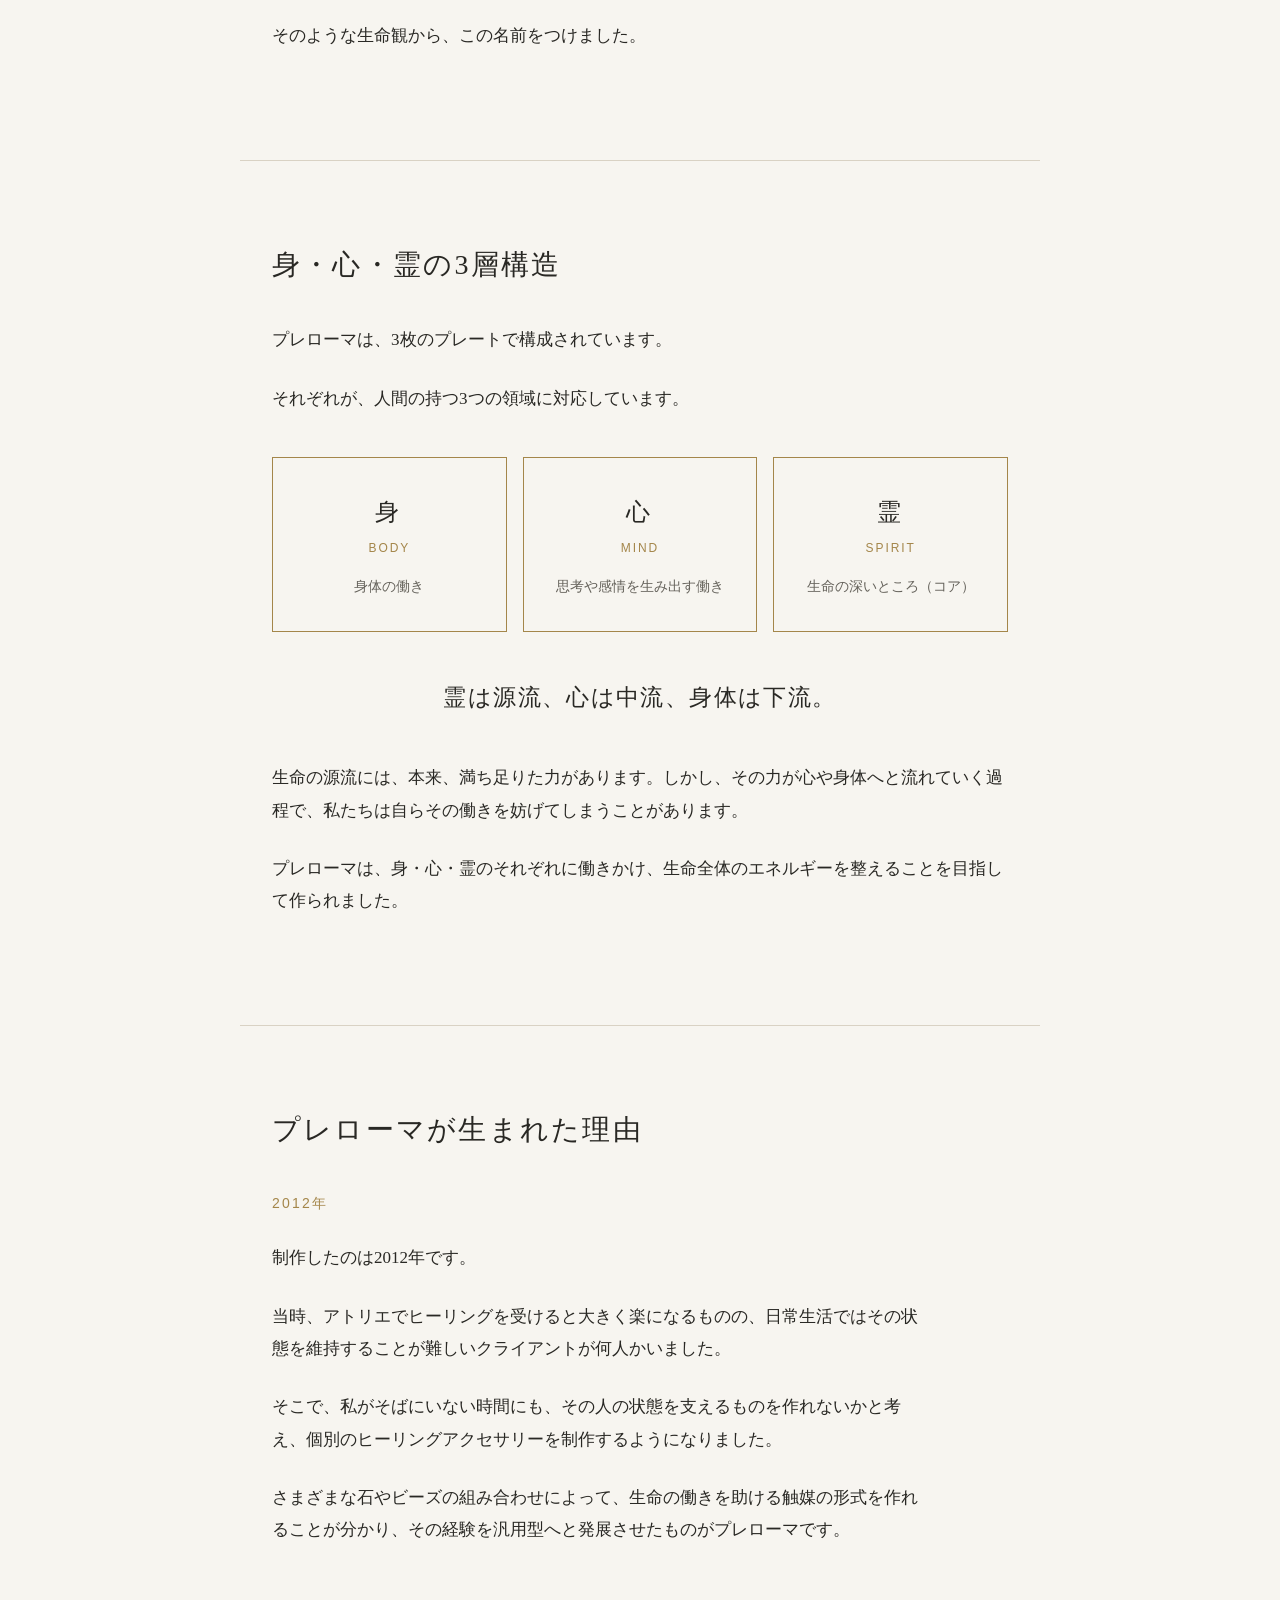
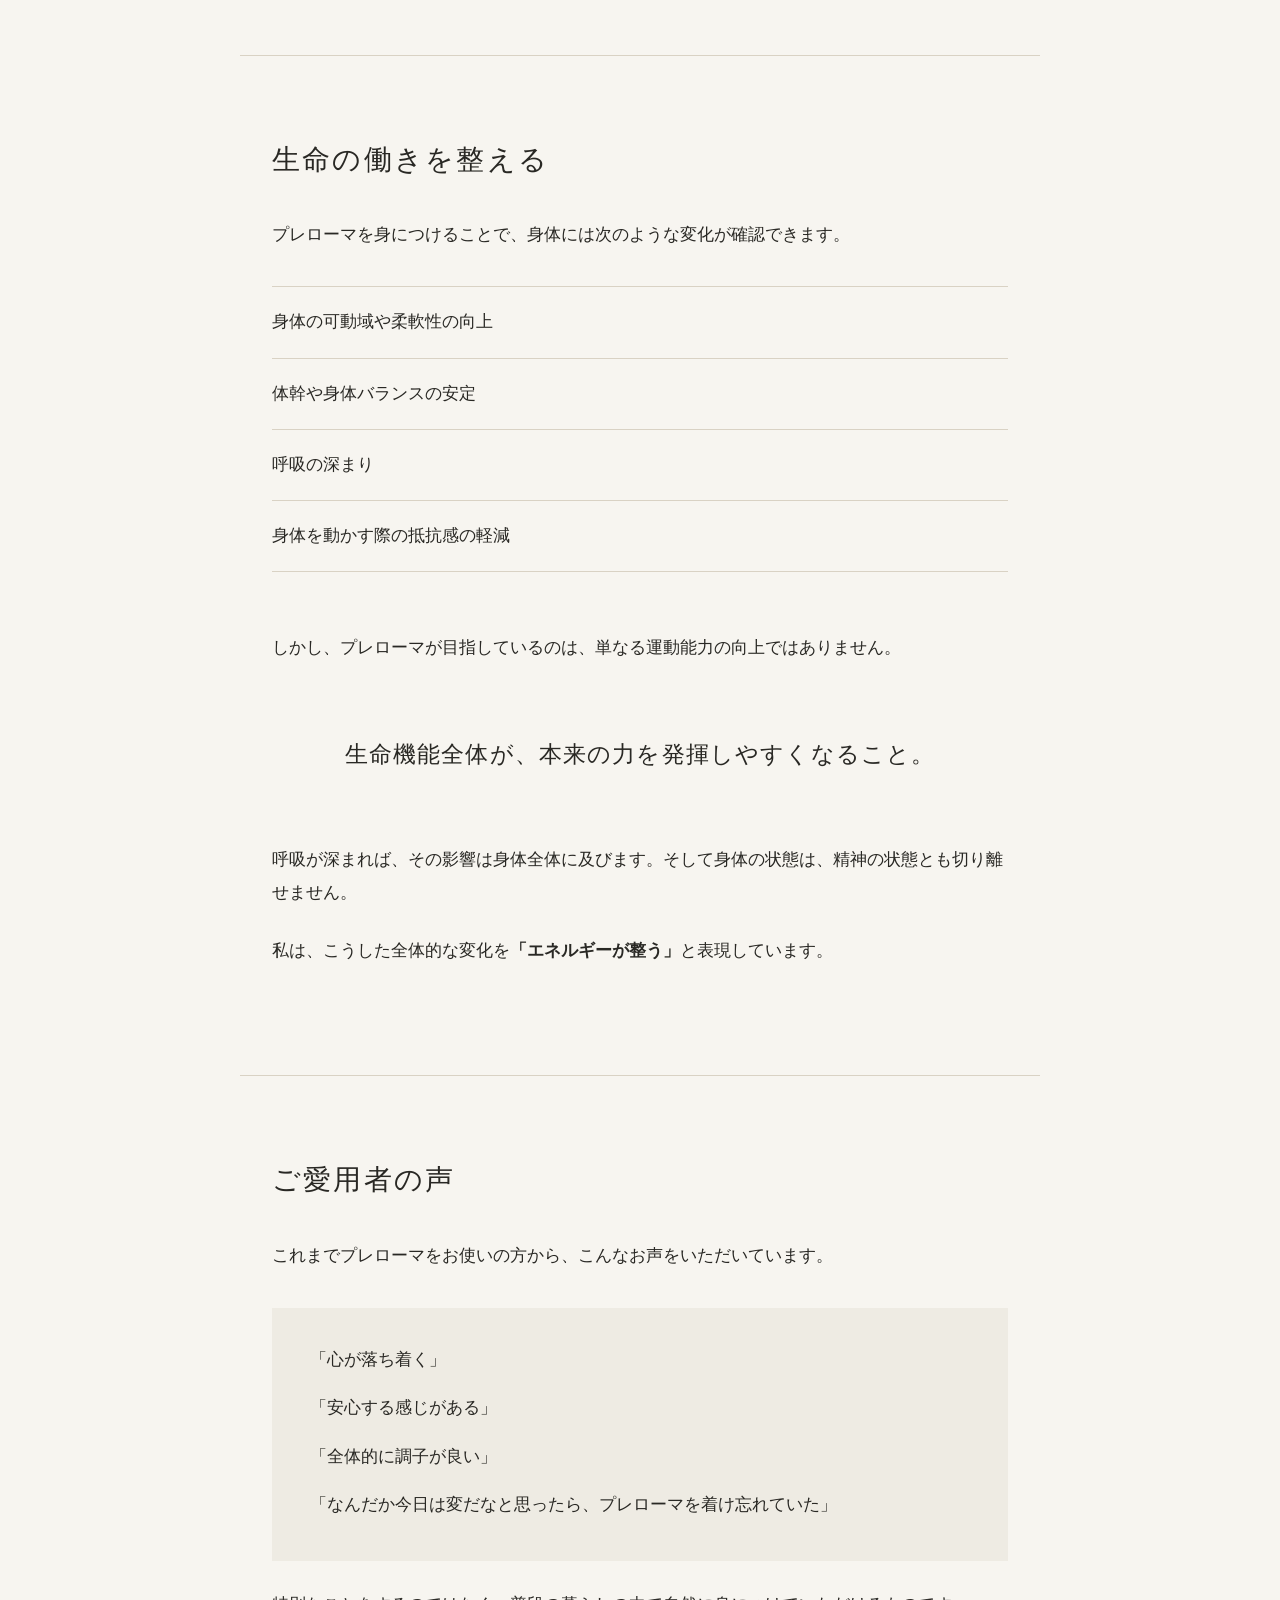
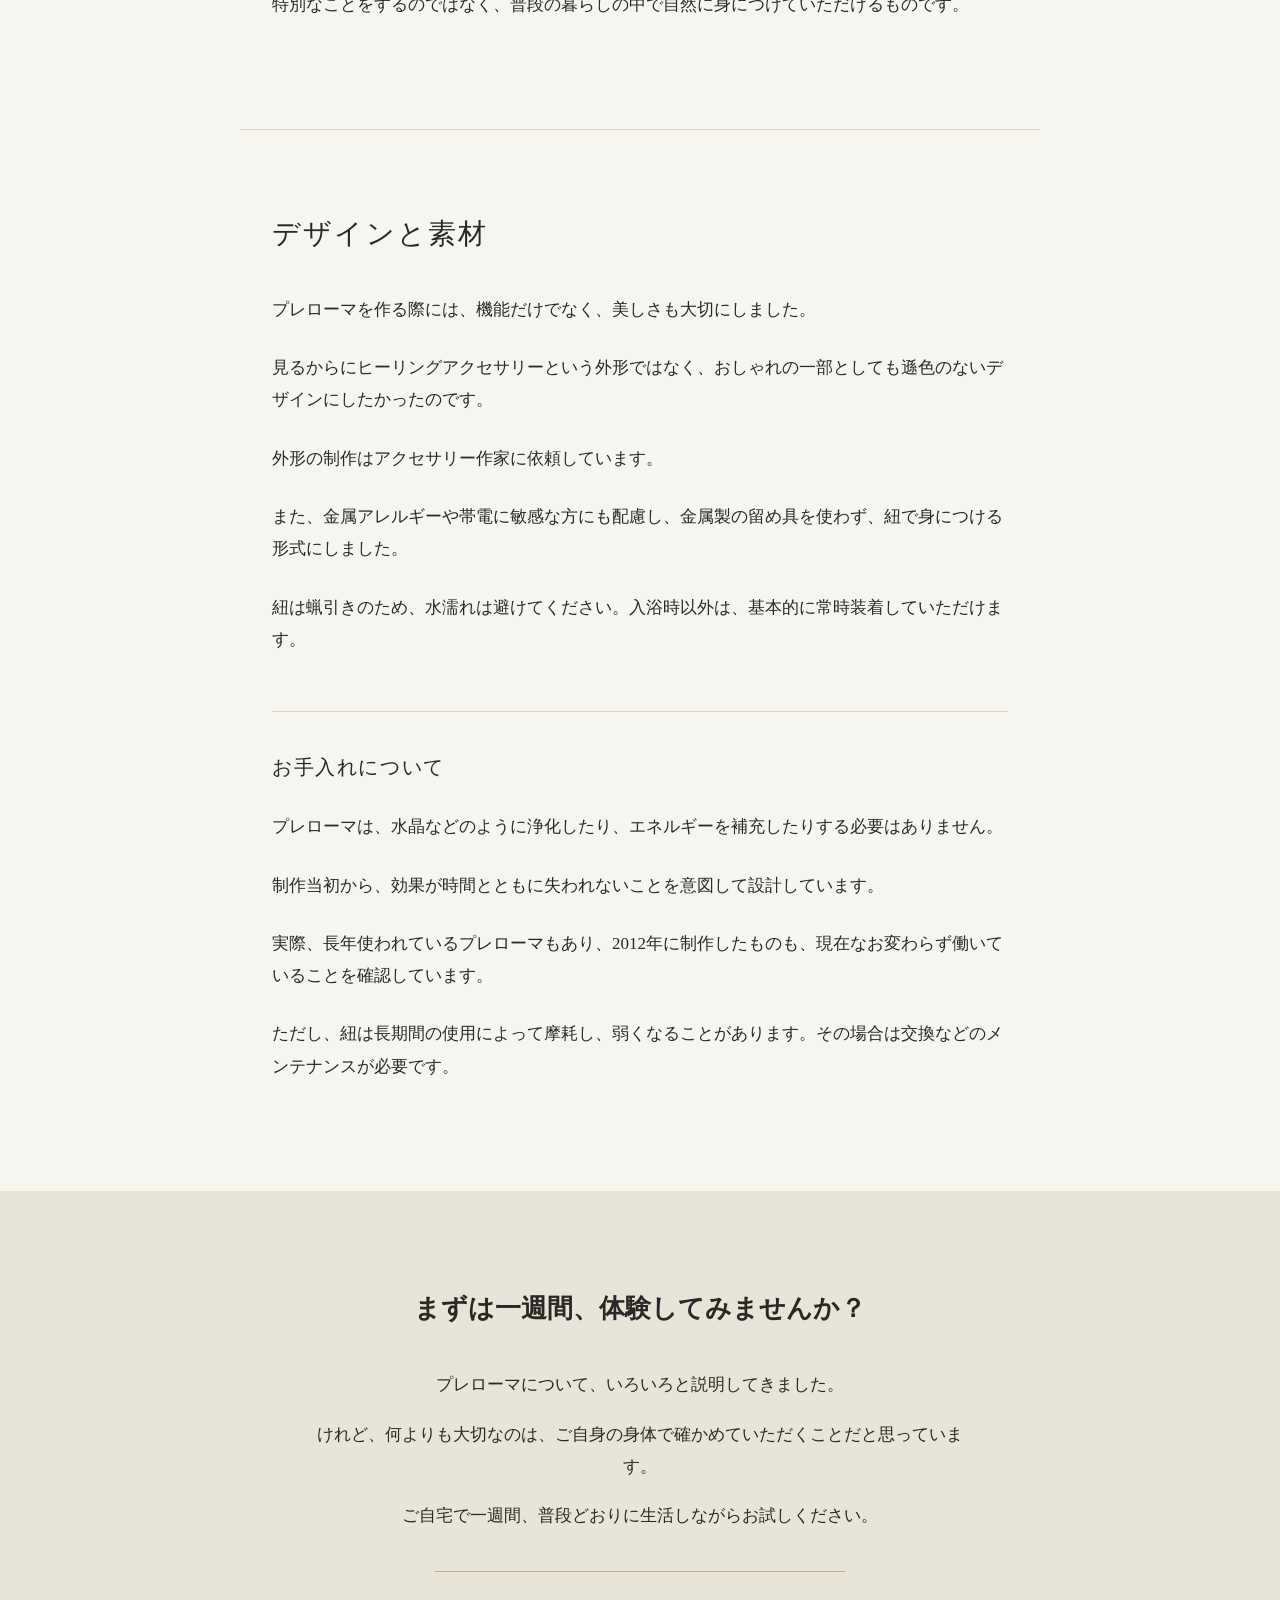
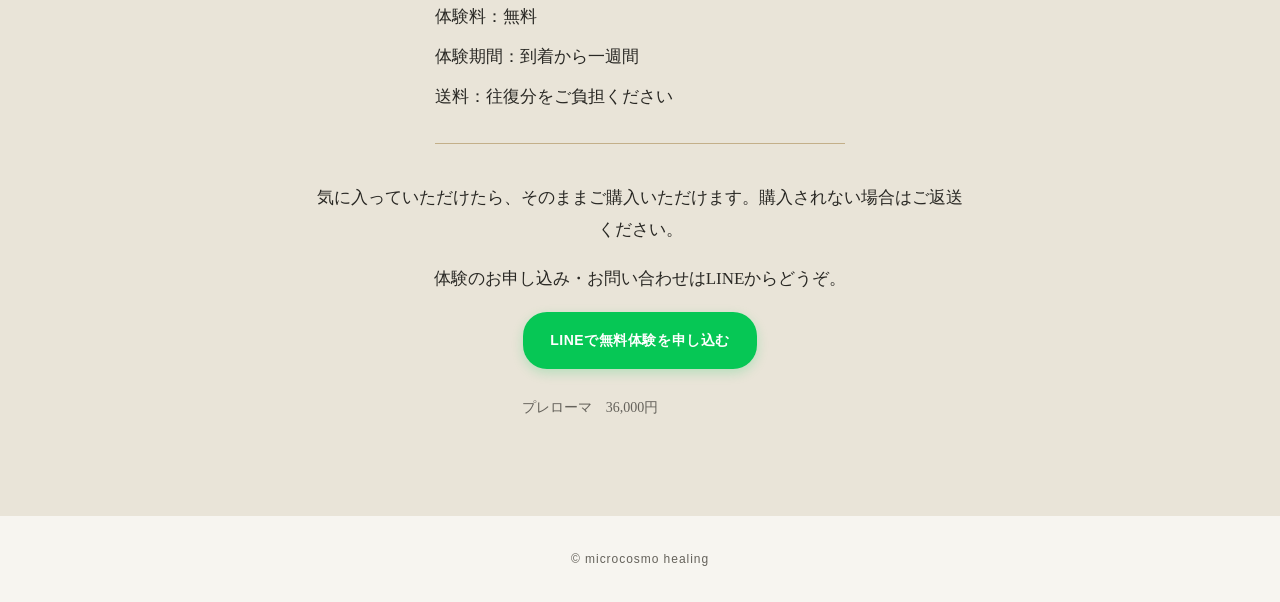
<file: pleroma.html>
<!DOCTYPE html>
<html lang="ja">
<head>
  <meta charset="UTF-8">
  <meta name="viewport" content="width=device-width, initial-scale=1.0">
  <meta name="description" content="ヒーリングアクセサリー「プレローマ」のご紹介。身体が本来持っている力を、もっと自由に。">
  <title>Pleroma ― プレローマ | アトリエこしき</title>
  <script src="./analytics.js" defer></script>
  <style>
    :root { --paper:#f7f5f0; --ink:#292824; --soft:#65625b; --gold:#a4864a; --line:#d9d2c4; --wash:#eeebe3; }
    * { box-sizing:border-box; }
    html { scroll-behavior:smooth; }
    body { margin:0; color:var(--ink); background:var(--paper); font-family:"Yu Mincho","Hiragino Mincho ProN","MS Mincho",serif; font-size:17px; line-height:1.9; overflow-x:hidden; }
    a { color:inherit; }
    .site-header { display:flex; justify-content:space-between; align-items:center; gap:20px; max-width:1180px; padding:25px 32px; margin:auto; font-family:"Yu Gothic","Meiryo",sans-serif; font-size:13px; letter-spacing:.12em; }
    .brand { text-decoration:none; font-size:14px; letter-spacing:.16em; }
    .back { color:var(--soft); text-decoration:none; border-bottom:1px solid var(--line); padding-bottom:2px; }
    .back:hover { color:var(--ink); border-color:var(--gold); }
    .hero { max-width:1180px; margin:24px auto 0; padding:68px 32px 106px; text-align:center; }
    .eyebrow { color:var(--gold); font-family:"Yu Gothic","Meiryo",sans-serif; font-size:12px; letter-spacing:.22em; text-transform:uppercase; margin:0 0 14px; }
    h1,h2,h3,p { margin-top:0; }
    h1 { font-size:44px; font-weight:normal; letter-spacing:.08em; line-height:1.35; margin:0; }
    .kana { color:var(--soft); font-size:17px; letter-spacing:.24em; margin:5px 0 32px; }
    .hero-message { font-size:23px; line-height:1.8; letter-spacing:.05em; margin:0 0 54px; }
    .hero-image { width:100%; max-width:1000px; display:block; margin:0 auto 42px; }
    .lead { max-width:690px; margin:0 auto; text-align:center; }
    .page-section { max-width:800px; margin:0 auto; padding:82px 32px; }
    .page-section + .page-section { border-top:1px solid var(--line); }
    .page-section h2 { font-size:28px; font-weight:normal; letter-spacing:.08em; line-height:1.55; margin:0 0 38px; }
    .page-section p { margin-bottom:26px; }
    .section-intro { color:var(--soft); }
    .layer-grid { display:grid; grid-template-columns:repeat(3,1fr); gap:16px; margin:42px 0 45px; }
    .layer { min-height:175px; border:1px solid var(--gold); padding:27px 20px; text-align:center; display:flex; flex-direction:column; justify-content:center; }
    .layer strong { font-size:24px; font-weight:normal; letter-spacing:.16em; }
    .layer span { color:var(--gold); font-family:"Yu Gothic","Meiryo",sans-serif; font-size:12px; letter-spacing:.16em; margin-top:2px; }
    .layer p { color:var(--soft); font-size:14px; line-height:1.7; margin:15px 0 0; }
    .river { font-size:23px; text-align:center; letter-spacing:.06em; line-height:1.8; margin:0 0 44px !important; }
    .story { max-width:660px; }
    .year { color:var(--gold); font-family:"Yu Gothic","Meiryo",sans-serif; letter-spacing:.16em; font-size:14px; }
    .change-list { list-style:none; padding:0; margin:35px 0 60px; border-top:1px solid var(--line); }
    .change-list li { border-bottom:1px solid var(--line); padding:19px 0; }
    .central-message { font-size:23px; text-align:center; line-height:1.9; letter-spacing:.05em; margin:68px auto !important; max-width:620px; }
    .voices { background:var(--wash); padding:36px 38px 24px; margin:36px 0 28px; }
    .voices blockquote { margin:0 0 16px; padding:0; font-size:17px; }
    .care { margin-top:55px; padding-top:36px; border-top:1px solid var(--line); }
    .care h3 { font-size:20px; font-weight:normal; letter-spacing:.08em; margin-bottom:25px; }
    .trial { max-width:none; background:#e9e4d8; padding:94px 32px; }
    .trial-inner { max-width:760px; margin:auto; text-align:center; }
    .trial h2 { margin-bottom:36px; }
    .trial p { max-width:660px; margin-left:auto; margin-right:auto; }
    .terms { list-style:none; text-align:left; max-width:410px; margin:38px auto; padding:25px 0; border-top:1px solid rgba(164,134,74,.55); border-bottom:1px solid rgba(164,134,74,.55); }
    .terms li { padding:4px 0; }
    .line-button { display:inline-block; background:#06c755; color:#fff; padding:15px 27px; border-radius:24px; text-decoration:none; font-family:"Yu Gothic","Meiryo",sans-serif; font-size:14px; font-weight:bold; letter-spacing:.04em; box-shadow:0 4px 12px rgba(6,199,85,.22); }
    .price { color:var(--soft); font-size:14px; margin:26px 0 0 !important; }
    footer { padding:32px; text-align:center; color:var(--soft); font-family:"Yu Gothic","Meiryo",sans-serif; font-size:12px; letter-spacing:.08em; }
    @media (max-width:640px) { body { font-size:16px; line-height:1.85; } .site-header { padding:20px; } .hero { padding:42px 20px 68px; margin-top:0; } h1 { font-size:34px; } .kana { font-size:15px; margin-bottom:25px; } .hero-message,.river,.central-message { font-size:20px; } .hero-message { margin-bottom:34px; } .hero-image { margin-bottom:31px; } .page-section { padding:60px 22px; } .page-section h2 { font-size:24px; margin-bottom:30px; } .layer-grid { grid-template-columns:1fr; gap:12px; } .layer { min-height:145px; } .voices { padding:28px 24px 14px; } .trial { padding:66px 22px; } }
  </style>
</head>
<body>
  <header class="site-header">
    <a class="brand" href="index.html">アトリエこしき</a>
    <a class="back" href="index.html#product">ホームへ戻る</a>
  </header>

  <main>
    <section class="hero" aria-labelledby="page-title">
      <p class="eyebrow">Healing Accessory</p>
      <h1 id="page-title">Pleroma</h1>
      <p class="kana">プレローマ</p>
      <p class="hero-message">身体が本来持っている力を、もっと自由に</p>
      <img class="hero-image" src="HP/product.jpg" alt="ヒーリングアクセサリー プレローマ">
      <p class="lead">生命は、もともと自分を生かす力を持っています。</p>
      <p class="lead">プレローマは、何か特別な力を外から付け加えるのではなく、生命が本来持っている力を引き出し、その働きを整えるためのヒーリングアクセサリーです。</p>
    </section>

    <section class="page-section">
      <h2>プレローマという名前</h2>
      <p>Pleroma（プレローマ）は、古代ギリシャ語で「充満」を意味する言葉です。</p>
      <p>本来の完全性、充満した生命の源泉から、私たちの存在へと力が流れ込む。</p>
      <p>そのような生命観から、この名前をつけました。</p>
    </section>

    <section class="page-section">
      <h2>身・心・霊の3層構造</h2>
      <p>プレローマは、3枚のプレートで構成されています。</p>
      <p>それぞれが、人間の持つ3つの領域に対応しています。</p>
      <div class="layer-grid" aria-label="身・心・霊の3層構造">
        <div class="layer"><strong>身</strong><span>BODY</span><p>身体の働き</p></div>
        <div class="layer"><strong>心</strong><span>MIND</span><p>思考や感情を生み出す働き</p></div>
        <div class="layer"><strong>霊</strong><span>SPIRIT</span><p>生命の深いところ（コア）</p></div>
      </div>
      <p class="river">霊は源流、心は中流、身体は下流。</p>
      <p>生命の源流には、本来、満ち足りた力があります。しかし、その力が心や身体へと流れていく過程で、私たちは自らその働きを妨げてしまうことがあります。</p>
      <p>プレローマは、身・心・霊のそれぞれに働きかけ、生命全体のエネルギーを整えることを目指して作られました。</p>
    </section>

    <section class="page-section">
      <h2>プレローマが生まれた理由</h2>
      <div class="story">
        <p class="year">2012年</p>
        <p>制作したのは2012年です。</p>
        <p>当時、アトリエでヒーリングを受けると大きく楽になるものの、日常生活ではその状態を維持することが難しいクライアントが何人かいました。</p>
        <p>そこで、私がそばにいない時間にも、その人の状態を支えるものを作れないかと考え、個別のヒーリングアクセサリーを制作するようになりました。</p>
        <p>さまざまな石やビーズの組み合わせによって、生命の働きを助ける触媒の形式を作れることが分かり、その経験を汎用型へと発展させたものがプレローマです。</p>
      </div>
    </section>

    <section class="page-section">
      <h2>生命の働きを整える</h2>
      <p>プレローマを身につけることで、身体には次のような変化が確認できます。</p>
      <ul class="change-list">
        <li>身体の可動域や柔軟性の向上</li>
        <li>体幹や身体バランスの安定</li>
        <li>呼吸の深まり</li>
        <li>身体を動かす際の抵抗感の軽減</li>
      </ul>
      <p>しかし、プレローマが目指しているのは、単なる運動能力の向上ではありません。</p>
      <p class="central-message">生命機能全体が、本来の力を発揮しやすくなること。</p>
      <p>呼吸が深まれば、その影響は身体全体に及びます。そして身体の状態は、精神の状態とも切り離せません。</p>
      <p>私は、こうした全体的な変化を<strong>「エネルギーが整う」</strong>と表現しています。</p>
    </section>

    <section class="page-section">
      <h2>ご愛用者の声</h2>
      <p>これまでプレローマをお使いの方から、こんなお声をいただいています。</p>
      <div class="voices">
        <blockquote>「心が落ち着く」</blockquote>
        <blockquote>「安心する感じがある」</blockquote>
        <blockquote>「全体的に調子が良い」</blockquote>
        <blockquote>「なんだか今日は変だなと思ったら、プレローマを着け忘れていた」</blockquote>
      </div>
      <p>特別なことをするのではなく、普段の暮らしの中で自然に身につけていただけるものです。</p>
    </section>

    <section class="page-section">
      <h2>デザインと素材</h2>
      <p>プレローマを作る際には、機能だけでなく、美しさも大切にしました。</p>
      <p>見るからにヒーリングアクセサリーという外形ではなく、おしゃれの一部としても遜色のないデザインにしたかったのです。</p>
      <p>外形の制作はアクセサリー作家に依頼しています。</p>
      <p>また、金属アレルギーや帯電に敏感な方にも配慮し、金属製の留め具を使わず、紐で身につける形式にしました。</p>
      <p>紐は蝋引きのため、水濡れは避けてください。入浴時以外は、基本的に常時装着していただけます。</p>
      <div class="care">
        <h3>お手入れについて</h3>
        <p>プレローマは、水晶などのように浄化したり、エネルギーを補充したりする必要はありません。</p>
        <p>制作当初から、効果が時間とともに失われないことを意図して設計しています。</p>
        <p>実際、長年使われているプレローマもあり、2012年に制作したものも、現在なお変わらず働いていることを確認しています。</p>
        <p>ただし、紐は長期間の使用によって摩耗し、弱くなることがあります。その場合は交換などのメンテナンスが必要です。</p>
      </div>
    </section>

    <section class="trial" aria-labelledby="trial-title">
      <div class="trial-inner">
        <h2 id="trial-title">まずは一週間、体験してみませんか？</h2>
        <p>プレローマについて、いろいろと説明してきました。</p>
        <p>けれど、何よりも大切なのは、ご自身の身体で確かめていただくことだと思っています。</p>
        <p>ご自宅で一週間、普段どおりに生活しながらお試しください。</p>
        <ul class="terms">
          <li>体験料：無料</li>
          <li>体験期間：到着から一週間</li>
          <li>送料：往復分をご負担ください</li>
        </ul>
        <p>気に入っていただけたら、そのままご購入いただけます。購入されない場合はご返送ください。</p>
        <p>体験のお申し込み・お問い合わせはLINEからどうぞ。</p>
        <a class="line-button" href="https://lin.ee/x2WpMEs" target="_blank" rel="noopener noreferrer">LINEで無料体験を申し込む</a>
        <p class="price">プレローマ　36,000円</p>
      </div>
    </section>
  </main>
  <footer>&copy; microcosmo healing</footer>
</body>
</html>
</file>
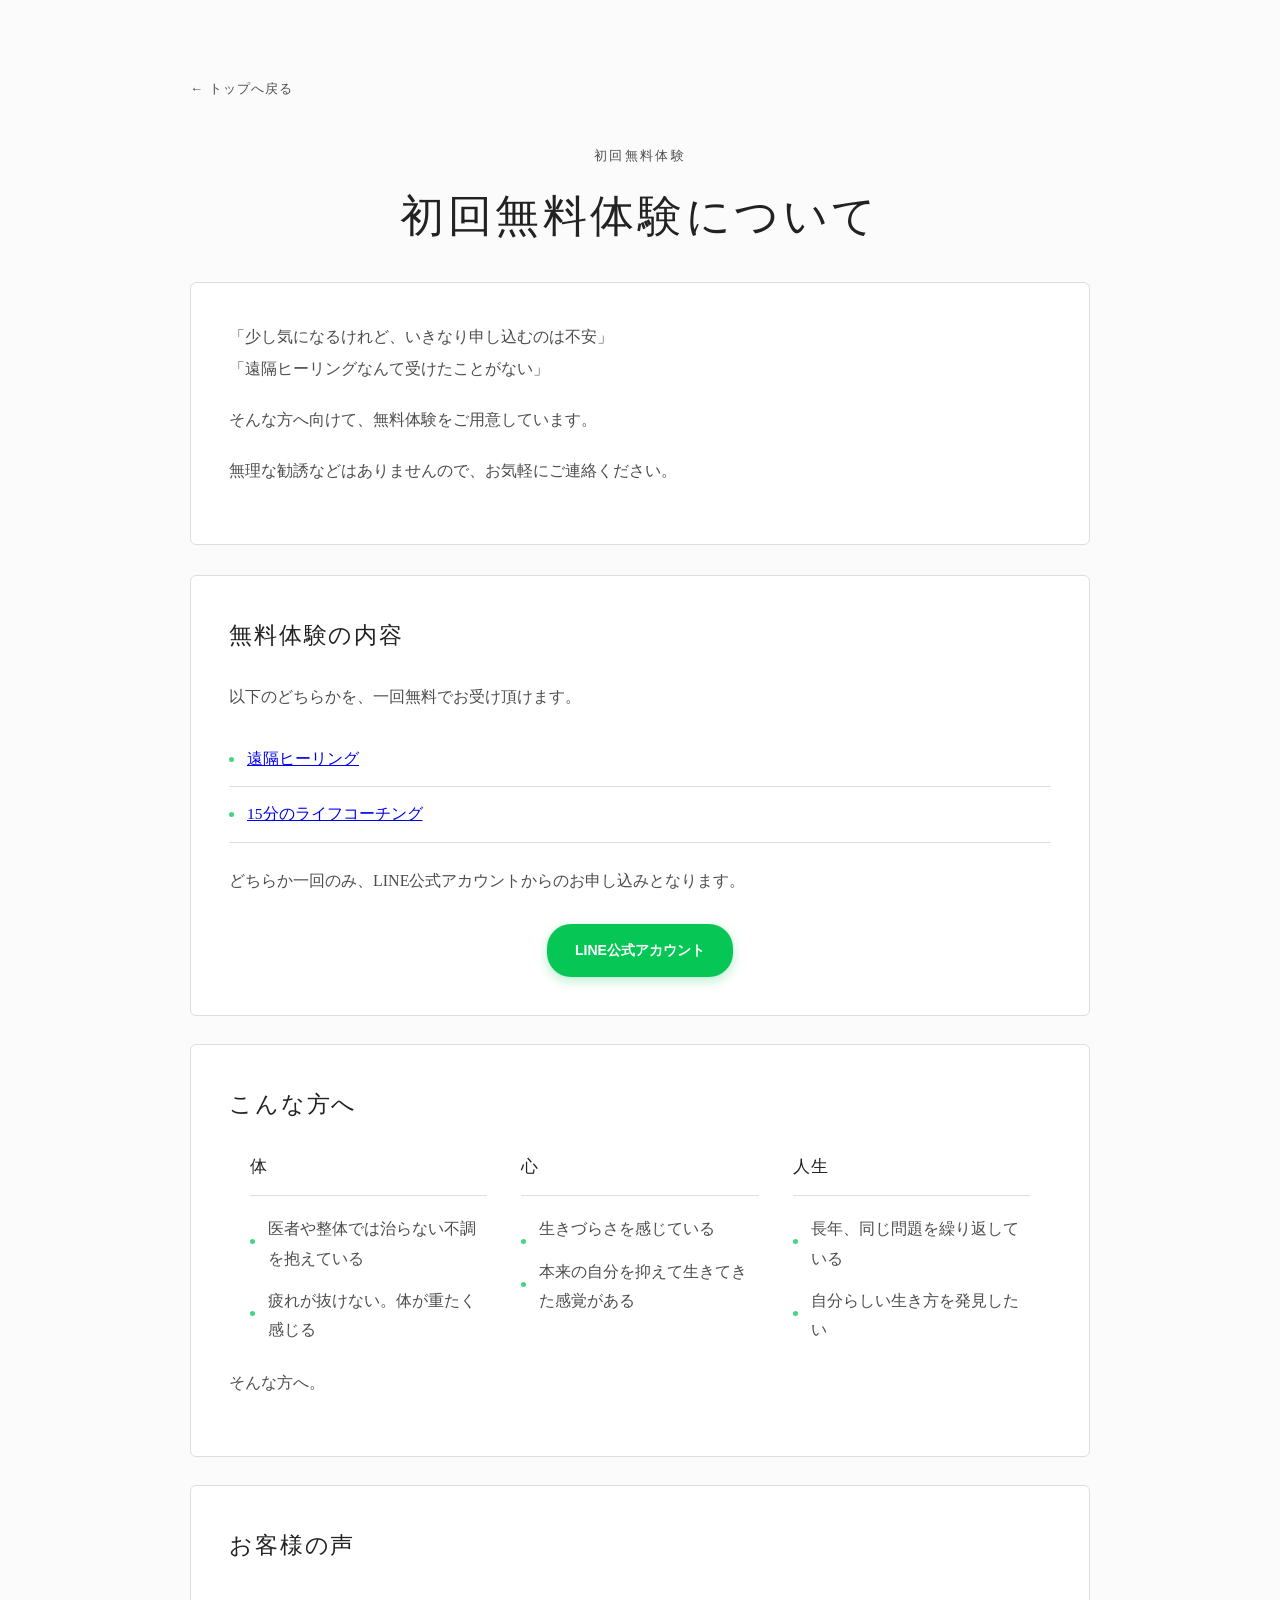
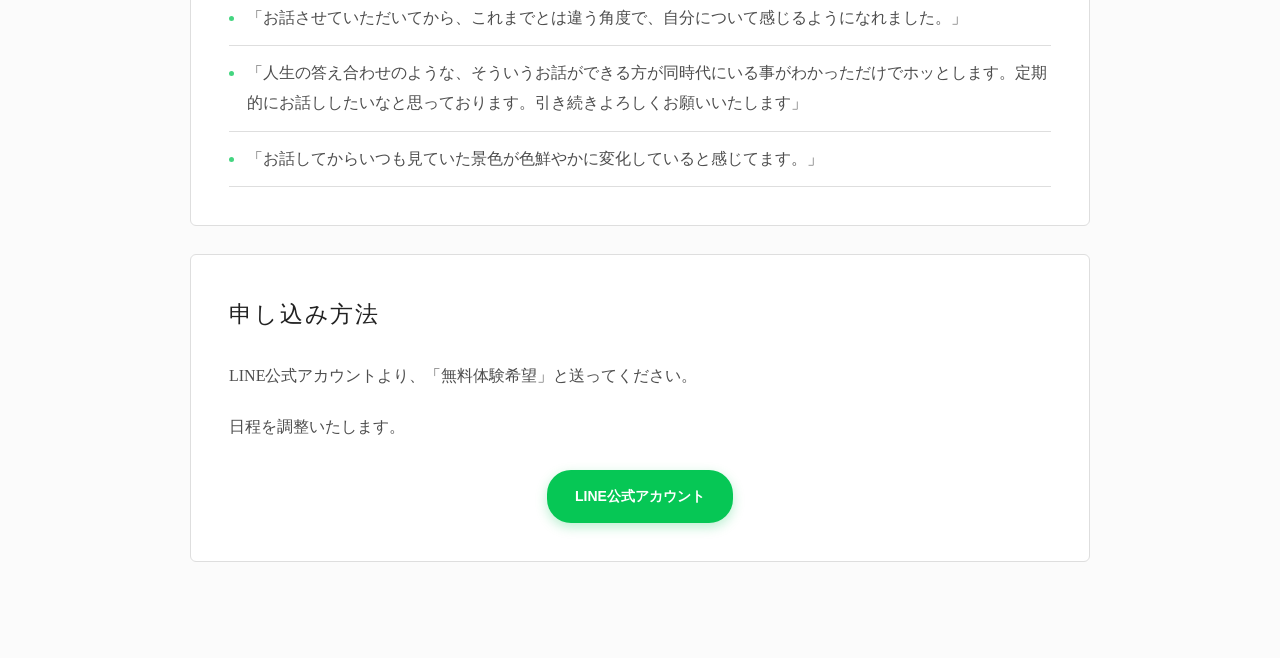
<file: trial.html>
<!DOCTYPE html>
<html lang="ja">
<head>
  <meta charset="UTF-8">
  <meta name="viewport" content="width=device-width, initial-scale=1.0">
  <title>初回無料体験について | microcosmo healing</title>
  <script src="./analytics.js" defer></script>
  <style>
    :root {
      --text-color: #222222;
      --text-light: #4d4d4d;
      --bg-color: #ffffff;
      --accent: #06C755;
      --border: #dedede;
    }

    body {
      margin: 0;
      background: #fbfbfb;
      color: var(--text-color);
      font-family: "Yu Mincho", "MS Mincho", "Hiragino Mincho ProN", serif;
      line-height: 1.95;
    }

    .page {
      max-width: 900px;
      margin: 0 auto;
      padding: 72px 20px 96px;
    }

    .back-link,
    .button,
    .section-title {
      font-family: "Yu Gothic", "Meiryo", sans-serif;
    }

    .back-link {
      color: var(--text-light);
      display: inline-block;
      font-size: 13px;
      letter-spacing: 0.08em;
      margin-bottom: 42px;
      text-decoration: none;
    }

    .section-title {
      color: var(--text-light);
      font-size: 13px;
      letter-spacing: 0.18em;
      margin-bottom: 16px;
      text-align: center;
      text-transform: uppercase;
    }

    h1 {
      font-size: clamp(30px, 5vw, 44px);
      font-weight: normal;
      letter-spacing: 0.08em;
      line-height: 1.45;
      margin: 0 0 34px;
      text-align: center;
    }

    h2 {
      font-size: 23px;
      font-weight: normal;
      letter-spacing: 0.08em;
      margin: 0 0 22px;
    }

    p {
      color: var(--text-light);
      margin: 0 0 20px;
    }

    .lead,
    .section-box,
    .cta-box {
      background: var(--bg-color);
      border: 1px solid var(--border);
      border-radius: 6px;
      padding: 38px;
    }

    .lead {
      margin-bottom: 30px;
    }

    .section-box {
      margin-top: 28px;
    }

    .quiet-list,
    .voices {
      list-style: none;
      margin: 0;
      padding: 0;
    }

    .quiet-list li,
    .voices li {
      border-bottom: 1px solid var(--border);
      color: var(--text-light);
      font-size: 15.5px;
      padding: 12px 0 12px 18px;
      position: relative;
    }

    .quiet-list li::before,
    .voices li::before {
      background: var(--accent);
      border-radius: 50%;
      content: "";
      height: 5px;
      left: 0;
      opacity: 0.75;
      position: absolute;
      top: 25px;
      width: 5px;
    }

    .flow-note {
      background: #fafafa;
      border-left: 2px solid var(--border);
      color: var(--text-light);
      margin: 22px 0;
      padding: 22px 24px;
    }

    .target-groups {
      display: grid;
      gap: 34px;
      grid-template-columns: repeat(3, 1fr);
      margin: 4px auto 0;
      max-width: 780px;
    }

    .target-group h3 {
      border-bottom: 1px solid var(--border);
      color: var(--text-color);
      font-size: 17px;
      font-weight: normal;
      letter-spacing: 0.08em;
      margin: 0 0 18px;
      padding-bottom: 12px;
    }

    .target-group .quiet-list {
      display: grid;
      gap: 13px;
    }

    .target-group .quiet-list li {
      border-bottom: 0;
      line-height: 1.9;
      padding-bottom: 0;
      padding-top: 0;
    }

    .cta-box {
      margin-top: 32px;
      text-align: center;
    }

    .cta-inline {
      margin-top: 18px;
      text-align: center;
    }

    .button {
      background: var(--accent);
      border-radius: 24px;
      box-shadow: 0 4px 12px rgba(6, 199, 85, 0.28);
      color: #ffffff;
      display: inline-block;
      font-size: 14px;
      font-weight: bold;
      margin-top: 8px;
      padding: 13px 28px;
      text-decoration: none;
    }

    @media (max-width: 720px) {
      .page {
        padding-top: 42px;
      }

      .lead,
      .section-box,
      .cta-box {
        padding: 28px 22px;
      }

      h2 {
        font-size: 21px;
      }

      .button {
        box-sizing: border-box;
        width: 100%;
      }

      .target-groups {
        grid-template-columns: 1fr;
        gap: 30px;
      }

      p,
      .quiet-list li,
      .voices li {
        font-size: 15.5px;
        line-height: 1.95;
      }
    }
  </style>
</head>
<body>
  <main class="page">
    <a class="back-link" href="index.html">← トップへ戻る</a>

    <div class="section-title">初回無料体験</div>
    <h1>初回無料体験について</h1>

    <section class="lead">
      <p>「少し気になるけれど、いきなり申し込むのは不安」<br>
      「遠隔ヒーリングなんて受けたことがない」</p>
      <p>そんな方へ向けて、無料体験をご用意しています。</p>
      <p>無理な勧誘などはありませんので、お気軽にご連絡ください。</p>
    </section>

    <section class="section-box">
      <h2>無料体験の内容</h2>
      <p>以下のどちらかを、一回無料でお受け頂けます。</p>
      <ul class="quiet-list">
        <li><a href="healing.html">遠隔ヒーリング</a></li>
        <li><a href="habit_counseling.html">15分のライフコーチング</a></li>
      </ul>
      <p style="margin-top: 22px;">どちらか一回のみ、LINE公式アカウントからのお申し込みとなります。</p>
      <div class="cta-inline">
        <a class="button" href="https://lin.ee/x2WpMEs" target="_blank" rel="noopener noreferrer">LINE公式アカウント</a>
      </div>
    </section>

    <section class="section-box">
      <h2>こんな方へ</h2>
      <div class="target-groups">
        <div class="target-group">
          <h3>体</h3>
          <ul class="quiet-list">
            <li>医者や整体では治らない不調を抱えている</li>
            <li>疲れが抜けない。体が重たく感じる</li>
          </ul>
        </div>
        <div class="target-group">
          <h3>心</h3>
          <ul class="quiet-list">
            <li>生きづらさを感じている</li>
            <li>本来の自分を抑えて生きてきた感覚がある</li>
          </ul>
        </div>
        <div class="target-group">
          <h3>人生</h3>
          <ul class="quiet-list">
            <li>長年、同じ問題を繰り返している</li>
            <li>自分らしい生き方を発見したい</li>
          </ul>
        </div>
      </div>
      <p style="margin-top: 22px;">そんな方へ。</p>
    </section>

    <section class="section-box">
      <h2>お客様の声</h2>
      <ul class="voices">
        <li>「お話させていただいてから、これまでとは違う角度で、自分について感じるようになれました。」</li>
        <li>「人生の答え合わせのような、そういうお話ができる方が同時代にいる事がわかっただけでホッとします。定期的にお話ししたいなと思っております。引き続きよろしくお願いいたします」</li>
        <li>「お話してからいつも見ていた景色が色鮮やかに変化していると感じてます。」</li>
      </ul>
    </section>

    <section class="section-box">
      <h2>申し込み方法</h2>
      <p>LINE公式アカウントより、「無料体験希望」と送ってください。</p>
      <p>日程を調整いたします。</p>
      <div class="cta-inline">
        <a class="button" href="https://lin.ee/x2WpMEs" target="_blank" rel="noopener noreferrer">LINE公式アカウント</a>
      </div>
    </section>
  </main>
</body>
</html>
</file>
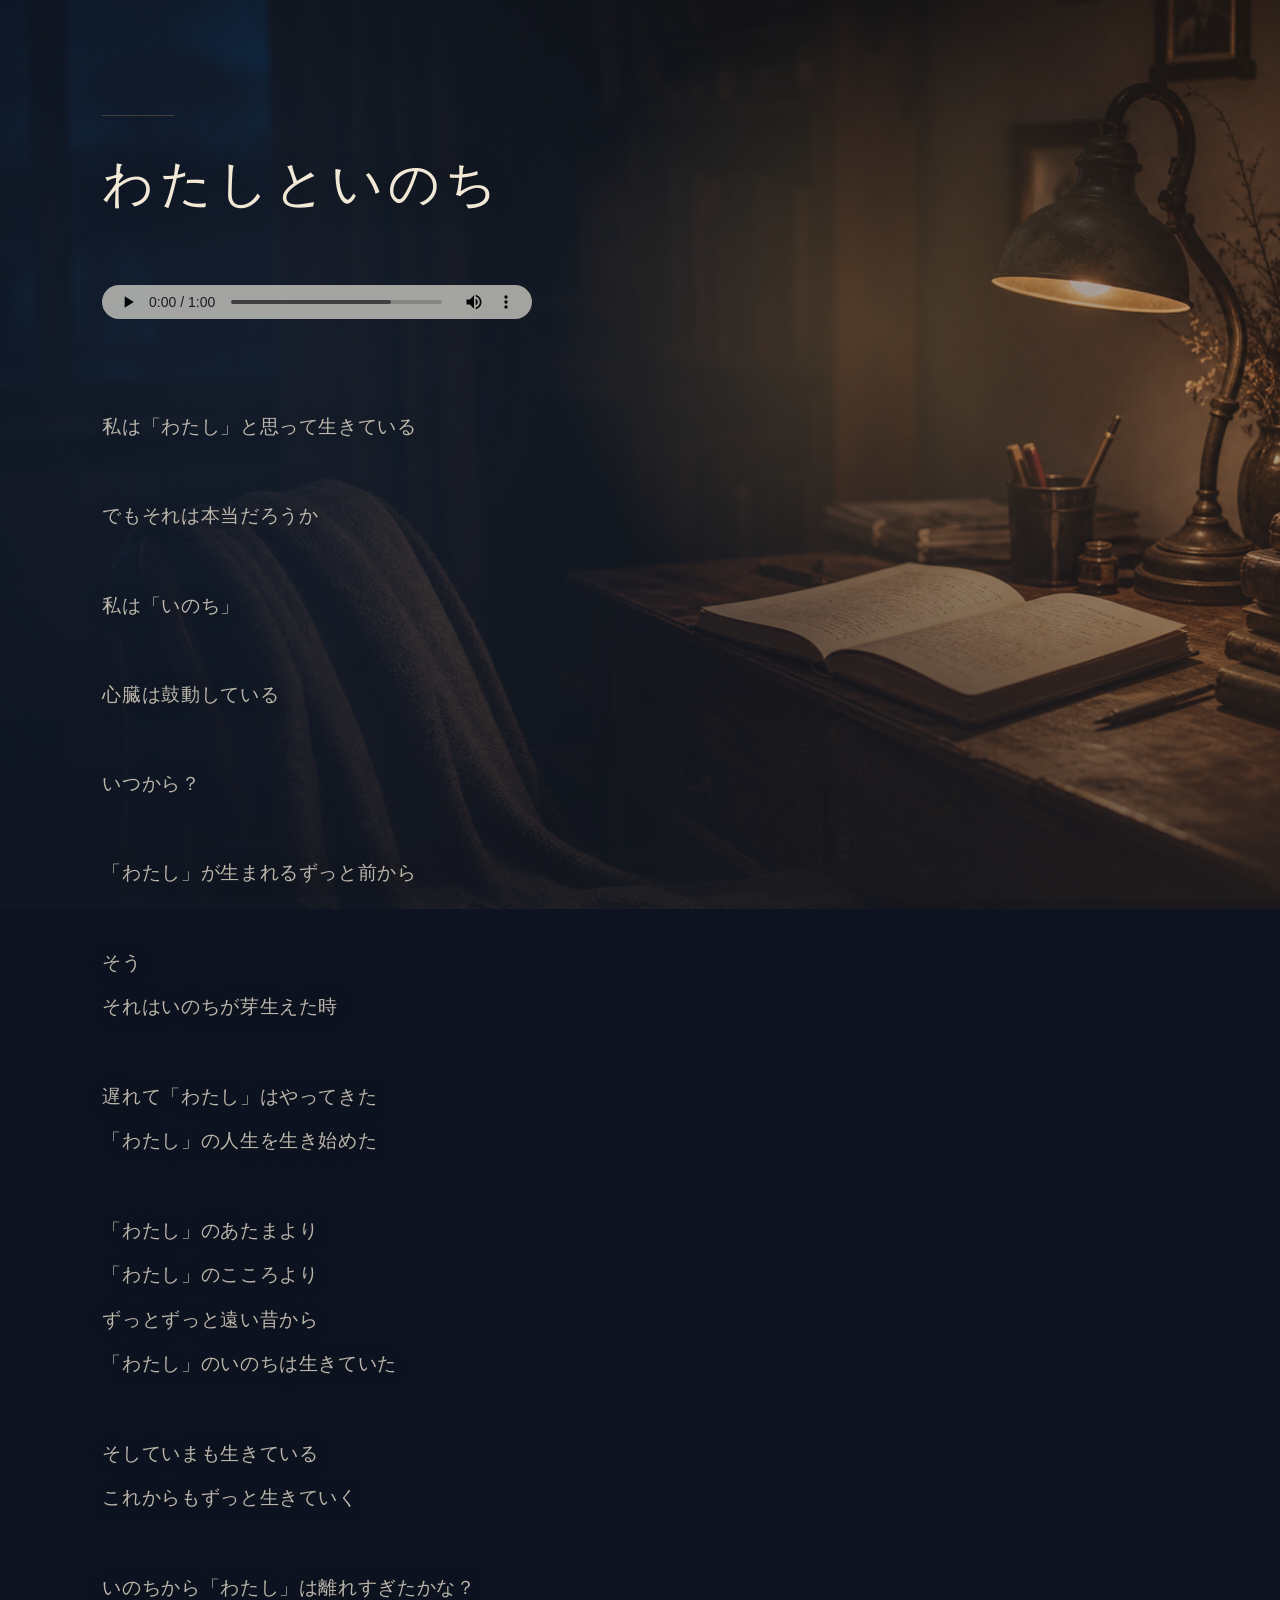
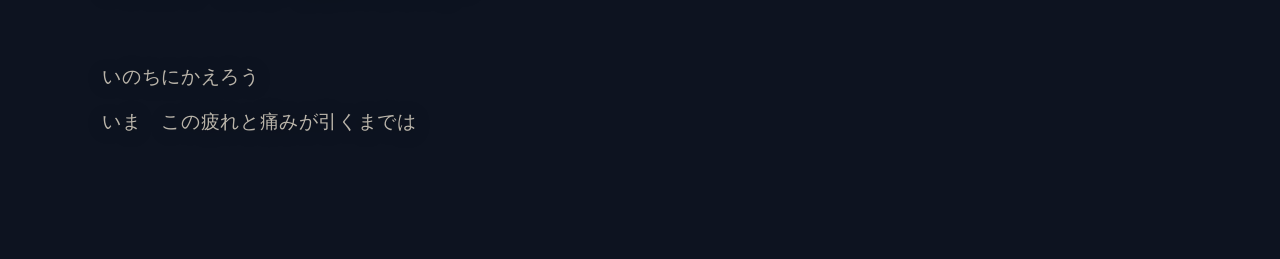
<file: watashi-to-inochi.html>
<!DOCTYPE html>
<html lang="ja">
<head>
<meta charset="UTF-8">
<meta name="viewport" content="width=device-width, initial-scale=1.0">
<title>わたしといのち</title>
<script src="./analytics.js" defer></script>
<style>
  :root {
    --night: #0d1320;
    --ink: #f2e8d6;
    --muted: rgba(242, 232, 214, 0.76);
    --faint: rgba(242, 232, 214, 0.54);
    --line: rgba(225, 177, 112, 0.24);
  }

  * {
    box-sizing: border-box;
  }

  html {
    min-height: 100%;
    background: var(--night);
  }

  body {
    margin: 0;
    min-height: 100svh;
    background: var(--night);
    color: var(--ink);
    font-family: "Yu Mincho", "Hiragino Mincho ProN", "Hiragino Mincho Pro", "Noto Serif JP", serif;
    letter-spacing: 0.04em;
    overflow-x: hidden;
    position: relative;
  }

  body::before {
    content: "";
    position: fixed;
    inset: 0;
    background:
      linear-gradient(90deg, rgba(9, 17, 31, 0.60) 0%, rgba(12, 19, 31, 0.34) 48%, rgba(88, 54, 27, 0.14) 100%),
      linear-gradient(180deg, rgba(9, 16, 28, 0.12) 0%, rgba(11, 17, 27, 0.56) 100%),
      url("./images/quiet-night-desk.png") center center / cover no-repeat;
    filter: brightness(1.18) saturate(1.04) contrast(0.94);
    transform: scale(1.02);
    z-index: 0;
  }

  body::after {
    content: "";
    position: fixed;
    inset: 0;
    pointer-events: none;
    background:
      radial-gradient(circle at 68% 36%, rgba(225, 166, 92, 0.24), transparent 31%),
      radial-gradient(circle at 22% 38%, rgba(30, 55, 85, 0.24), transparent 48%),
      linear-gradient(90deg, rgba(11, 18, 32, 0.18), rgba(93, 56, 28, 0.08));
    z-index: 1;
  }

  .page {
    position: relative;
    z-index: 2;
    min-height: 100svh;
    padding: clamp(64px, 9vw, 120px) clamp(24px, 8vw, 112px);
  }

  .content {
    width: min(100%, 660px);
  }

  .quiet-line {
    width: 72px;
    height: 1px;
    margin: 0 0 30px;
    background: var(--line);
  }

  h1 {
    margin: 0 0 clamp(34px, 5vw, 62px);
    font-size: clamp(28px, 4vw, 52px);
    font-weight: 400;
    line-height: 1.5;
    letter-spacing: 0.10em;
    text-shadow: 0 1px 26px rgba(4, 6, 12, 0.46);
  }

  .audio-wrap {
    width: min(100%, 430px);
    margin: 0 0 clamp(52px, 7vw, 86px);
  }

  audio {
    width: 100%;
    height: 34px;
    display: block;
    filter: sepia(0.22) saturate(0.76) brightness(0.82);
    opacity: 0.76;
  }

  .body-text {
    color: var(--muted);
    font-size: clamp(16px, 1.55vw, 19px);
    line-height: 2.35;
    text-shadow: 0 1px 18px rgba(3, 5, 10, 0.46);
    white-space: pre-line;
  }

  .body-text p {
    margin: 0 0 2.2em;
  }

  @media (max-width: 720px) {
    body::before {
      background:
        linear-gradient(180deg, rgba(10, 17, 29, 0.58) 0%, rgba(10, 17, 29, 0.36) 48%, rgba(12, 18, 28, 0.64) 100%),
        url("./images/quiet-night-desk.png") 64% center / cover no-repeat;
    }
  }
</style>
</head>
<body>
  <main class="page" aria-labelledby="page-title">
    <article class="content">
      <div class="quiet-line" aria-hidden="true"></div>
      <h1 id="page-title">わたしといのち</h1>

      <div class="audio-wrap">
        <audio controls preload="metadata" src="./audio/voice-narration.mp3">
          音声
        </audio>
      </div>

      <div class="body-text" aria-label="本文全文">私は「わたし」と思って生きている

でもそれは本当だろうか

私は「いのち」

心臓は鼓動している

いつから？

「わたし」が生まれるずっと前から

そう
それはいのちが芽生えた時

遅れて「わたし」はやってきた
「わたし」の人生を生き始めた

「わたし」のあたまより
「わたし」のこころより
ずっとずっと遠い昔から
「わたし」のいのちは生きていた

そしていまも生きている
これからもずっと生きていく

いのちから「わたし」は離れすぎたかな？

いのちにかえろう
いま　この疲れと痛みが引くまでは</div>
    </article>
  </main>
</body>
</html>
</file>
<file: service-pages.css>
:root { --ink:#202020; --paper:#faf9f5; --line:#2b2b29; --soft:#ece9df; --wash:#f3f1eb; --accent:#526552; }
* { box-sizing:border-box; }
html { scroll-behavior:smooth; }
body { margin:0; color:var(--ink); background:var(--paper); font-family:"Yu Mincho","Hiragino Mincho ProN",serif; line-height:1.9; overflow-x:clip; }
a { color:inherit; }
.service-page { max-width:1180px; margin:0 auto; padding:28px 24px 88px; }
.back-link { display:inline-block; font-family:"Yu Gothic",Meiryo,sans-serif; font-size:14px; margin-bottom:38px; text-underline-offset:4px; }
.page-title { font-size:clamp(34px,5vw,62px); font-weight:normal; letter-spacing:.08em; line-height:1.3; margin:0 0 52px; }

/* Each section is an independently sized, matted comic frame. */
.comic-grid { display:grid; gap:clamp(32px,5vw,76px); }
.comic-panel, .framed-block { position:relative; border:1px solid var(--line); background:var(--paper); padding:clamp(8px,1.5vw,18px); }
.comic-panel::before, .framed-block::before { content:""; position:absolute; inset:clamp(8px,1.5vw,18px); border:1px solid var(--line); pointer-events:none; }
.comic-panel { display:grid; align-items:stretch; min-width:0; }
.comic-panel > * { min-width:0; position:relative; z-index:1; }
.panel-copy { display:flex; flex-direction:column; justify-content:center; padding:clamp(30px,5vw,74px); }
.panel-copy h2 { font-size:clamp(24px,3vw,39px); font-weight:normal; line-height:1.55; letter-spacing:.05em; margin:0 0 24px; }
.panel-copy p { margin:0 0 18px; font-size:17px; }
.panel-copy p:last-child { margin-bottom:0; }
.panel-art { display:flex; align-items:stretch; background:var(--wash); }
.panel-art img, .feature-art img { width:100%; max-width:100%; height:100%; object-fit:contain; display:block; }
.frame-a { grid-template-columns:40% 60%; }
.frame-b { grid-template-columns:63% 37%; }
.frame-c { grid-template-columns:32% 68%; }
.frame-d { grid-template-columns:58% 42%; }
.frame-e { grid-template-columns:46% 54%; }
.comic-panel.reverse .panel-copy { order:2; }
.comic-panel.reverse .panel-art { order:1; }
.copy-only { max-width:72%; min-height:0; }
.copy-only .panel-copy { min-height:350px; }
.offset-right { margin-left:12%; }
.offset-left { margin-right:17%; }

.simple-section { padding:clamp(62px,9vw,112px) 0; }
.simple-section h2, .contact-copy h2 { font-size:clamp(28px,3.2vw,40px); font-weight:normal; letter-spacing:.08em; margin:0 0 30px; }
.flow { display:grid; grid-template-columns:1fr 1.15fr .9fr; gap:20px; }
.flow-item { border:1px solid var(--line); padding:24px; background:var(--paper); }
.flow-item:nth-child(2) { margin-top:36px; }
.flow-item:nth-child(3) { margin-top:14px; }
.flow-number { display:block; font:14px/1 "Yu Gothic",Meiryo,sans-serif; letter-spacing:.16em; margin-bottom:22px; }
.flow-item h3 { font-size:22px; font-weight:normal; margin:0 0 14px; }
.flow-item p { margin:0; }
.feature-art { background:var(--wash); }
.feature-art img { max-height:700px; }
.faq-frame { display:grid; grid-template-columns:62% 38%; gap:0; margin-left:8%; }
.faq-frame .feature-art { margin:0; min-height:360px; }
.faq-copy { padding:clamp(30px,5vw,64px); }
.chat-list { display:grid; gap:18px; }
.chat { max-width:90%; border:1px solid var(--line); padding:18px 22px; }
.chat.question { justify-self:start; background:#fff; margin-right:10%; }
.chat.answer { justify-self:end; background:#eeece4; margin-left:10%; }
.chat b { display:block; font-family:"Yu Gothic",Meiryo,sans-serif; margin-bottom:8px; }
.chat p { margin:0; }
.price-list { border-top:1px solid var(--line); border-bottom:1px solid var(--line); }
.price-row { display:flex; justify-content:space-between; gap:24px; padding:18px 22px; border-bottom:1px solid var(--line); }
.price-row:last-child { border-bottom:0; }
.price-row strong { font-weight:normal; white-space:nowrap; }
.moon { display:grid; grid-template-columns:33% 67%; }
.moon-copy { padding:clamp(32px,5vw,70px); display:flex; flex-direction:column; justify-content:center; }
.moon-copy h2 { font-size:clamp(28px,3.2vw,42px); font-weight:normal; margin:0; }
.moon .feature-art { min-height:420px; }
.contact { display:grid; grid-template-columns:56% 44%; margin-top:12px; }
.contact .feature-art { min-height:360px; }
.contact-copy { padding:clamp(32px,5vw,70px); display:flex; flex-direction:column; justify-content:center; }
.contact-copy p { margin:0 0 18px; }
.notice { font-size:14px; }
.button { align-self:flex-start; background:var(--ink); color:white; display:inline-block; font-family:"Yu Gothic",Meiryo,sans-serif; padding:13px 24px; text-decoration:none; }

/* The identical contact panel is shared by healing and coaching. */
.shared-contact { display:grid; grid-template-columns:250px max-content; width:fit-content; max-width:100%; align-items:stretch; margin:clamp(54px,8vw,86px) auto 0; border:2px solid transparent; background:var(--paper); }
.shared-contact-art { min-width:0; min-height:100%; border:1px solid var(--line); background:#fff; }
.shared-contact-art img { display:block; width:100%; max-width:100%; height:100%; object-fit:cover; }
.shared-contact-content { padding:clamp(28px,4vw,48px); }
.shared-contact-content h2 { margin:0 0 14px; font-size:28px; font-weight:normal; letter-spacing:.1em; line-height:1.7; }
.shared-contact-details { margin-top:24px; border-top:1px solid var(--line); }
.shared-contact-details p { margin:0; padding:12px 0; border-bottom:1px solid var(--line); }
.shared-contact-details span { display:block; margin-bottom:3px; font-family:"Yu Gothic",Meiryo,sans-serif; font-size:13px; letter-spacing:.06em; }
.shared-contact-details a { text-underline-offset:3px; }
.shared-contact .button { background:#06C755; color:#fff; border-radius:3px; }
/* The same bridge copy appears directly above both shared contact panels. */
.contact-bridge { max-width:680px; margin:clamp(54px,8vw,86px) auto 0; font-size:18px; line-height:2.1; text-align:center; }
.contact-bridge + .shared-contact { margin-top:24px; }
.service-footer { display:flex; flex-direction:column; align-items:center; gap:6px; margin:44px 0 0; color:#343434; font:17px/1.5 "Yu Gothic",Meiryo,sans-serif; letter-spacing:.08em; text-align:center; }
.service-footer a { text-decoration:none; }
.service-footer a:last-child { font-size:15px; letter-spacing:.1em; }
.service-footer a:hover { color:#777; }

.pineal { margin:clamp(96px,14vw,190px) 0 0; padding:0; background:transparent; color:var(--ink); }
.pineal-inner { max-width:1180px; margin:auto; padding:0 24px 96px; }
.pineal-intro { max-width:460px; margin:0 0 42px 8%; font-size:18px; }
.pineal-grid { display:grid; grid-template-columns:30% 70%; }
.pineal-copy { padding:clamp(32px,5vw,70px); }
.pineal h2 { font-size:clamp(32px,4vw,54px); font-weight:normal; line-height:1.45; margin:0 0 22px; }
.pineal h3 { font-size:24px; font-weight:normal; margin:42px 0 12px; }
.pineal p { margin:0 0 18px; }
.pineal .feature-art { min-height:600px; }
/* Coaching is a continuous outer plate containing separately ruled comic panels. */
.coaching-page { line-height:1.65; }
.coaching-page .service-page { padding-top:22px; }
.coaching-page .back-link { margin-bottom:12px; }
.coaching-page .page-title { margin:0 0 14px; font-family:"Yu Mincho","Hiragino Mincho ProN",serif; font-size:18px; font-weight:normal; letter-spacing:.1em; line-height:2.1; }
.coaching-page .coaching-spread { width:min(100%,960px); margin-inline:auto; gap:10px; border:0; background:transparent; }
.coaching-page .coaching-scene { width:100%; max-width:none; margin:0; padding:0; border:0; background:transparent; align-items:stretch; }
.coaching-page .coaching-scene::before { content:none; }
.coaching-page .coaching-scene > .panel-copy, .coaching-page .coaching-scene > .panel-art { min-width:0; min-height:0; height:100%; border:1px solid var(--line); }
.coaching-page .scene-01, .coaching-page .scene-02, .coaching-page .scene-03, .coaching-page .scene-04, .coaching-page .scene-05 { height:520px; min-height:0; }
.coaching-page .scene-01 { display:grid; grid-template-columns:60% 40%; gap:10px; }
.coaching-page .scene-02 { display:grid; grid-template-columns:48% 52%; gap:10px; }
.coaching-page .scene-03 { display:grid; grid-template-columns:58% 42%; gap:10px; }
.coaching-page .scene-04 { display:grid; grid-template-columns:44% 56%; gap:10px; }
.coaching-page .scene-05 { display:grid; grid-template-columns:56% 44%; gap:10px; }
.coaching-page .coaching-scene .panel-copy { min-height:0; margin:0; padding:22px 48px; }
.coaching-page .scene-01 .panel-copy { background:#EAF4F6; }
.coaching-page .scene-02 .panel-copy { background:#EEF4E8; }
.coaching-page .scene-03 .panel-copy { background:#F7F2DF; }
.coaching-page .scene-04 .panel-copy { max-width:none; margin:0; background:#F1EDF5; }
.coaching-page .scene-05 .panel-copy { background:#F7ECEC; }
.coaching-page .panel-copy h2 { font-size:28px; font-weight:normal; line-height:1.7; margin:0 0 11px; }
.coaching-page .panel-copy p { margin:0 0 10px; font-size:18px; line-height:2.1; }
.coaching-page .section-number { display:block; width:max-content; margin:0 0 11px; padding-bottom:5px; border-bottom:1px solid var(--line); font:12px/1 "Yu Gothic",Meiryo,sans-serif; letter-spacing:.18em; }
.coaching-page .coaching-scene .panel-art { align-self:stretch; display:block; height:100%; padding:0; background:#fff; overflow:visible; }
.coaching-page .coaching-scene .panel-art img { width:100%; max-width:100%; height:100%; object-fit:contain; display:block; }
.coaching-page .scene-01 .panel-art img { transform:none; }
.coaching-page .scene-05 .panel-copy { order:1; }
.coaching-page .scene-05 .panel-art { order:2; }
.coaching-page .coaching-price { width:fit-content; max-width:100%; margin-inline:auto; padding:42px 0 0; }
.coaching-page .price-panel { margin:0; border:0; background:transparent; }
.coaching-page .price-panel h2 { margin:0 0 14px; font-size:18px; font-weight:normal; letter-spacing:.08em; line-height:1.5; }
.coaching-page .price-items > div { margin:0 0 18px; }
.coaching-page .price-items p { margin:0 0 3px; font-size:17px; }
.coaching-page .price-items small { font-size:14px; line-height:1.65; }

/* Healing follows the finished coaching-page panel language without changing it. */
.healing-page { line-height:1.65; }
.healing-page .service-page { padding-top:22px; }
.healing-page .back-link { margin-bottom:12px; }
.healing-page .page-title { margin:0 0 14px; font-family:"Yu Mincho","Hiragino Mincho ProN",serif; font-size:18px; font-weight:normal; letter-spacing:.1em; line-height:2.1; }
.healing-page .healing-spread { width:min(100%,960px); margin-inline:auto; gap:10px; border:0; background:transparent; }
.healing-page .coaching-scene { width:100%; max-width:none; margin:0; padding:0; border:0; background:transparent; align-items:stretch; }
.healing-page .coaching-scene::before { content:none; }
.healing-page .coaching-scene > .panel-copy, .healing-page .coaching-scene > .panel-art { min-width:0; min-height:0; height:100%; border:1px solid var(--line); }
.healing-page .scene-01, .healing-page .scene-02, .healing-page .scene-03, .healing-page .scene-04, .healing-page .scene-05 { height:480px; min-height:0; }
.healing-page .scene-01 { display:grid; grid-template-columns:60% 40%; gap:10px; }
.healing-page .scene-02 { display:grid; grid-template-columns:52% 48%; gap:10px; }
.healing-page .scene-03 { display:grid; grid-template-columns:55% 45%; gap:10px; }
.healing-page .scene-04 { display:grid; grid-template-columns:50% 50%; gap:10px; }
.healing-page .scene-05 { display:grid; grid-template-columns:57% 43%; gap:10px; }
.healing-page .coaching-scene .panel-copy { min-height:0; margin:0; padding:22px 48px; }
.healing-page .scene-01 .panel-copy { background:#EAF4F6; }
.healing-page .scene-02 .panel-copy { background:#EEF4E8; }
.healing-page .scene-03 .panel-copy { background:#F7F2DF; }
.healing-page .scene-04 .panel-copy { max-width:none; margin:0; background:#F1EDF5; }
.healing-page .scene-05 .panel-copy { background:#F7ECEC; }
.healing-page .coaching-scene .panel-copy h2 { font-size:28px; font-weight:normal; line-height:1.7; margin:0 0 11px; }
.healing-page .coaching-scene .panel-copy p { margin:0 0 10px; font-size:18px; line-height:2.1; }
.healing-page .coaching-scene .panel-copy p:last-child { margin-bottom:0; }
.healing-page .section-number { display:block; width:max-content; margin:0 0 11px; padding-bottom:5px; border-bottom:1px solid var(--line); font:12px/1 "Yu Gothic",Meiryo,sans-serif; letter-spacing:.18em; }
.healing-page .coaching-scene .panel-art { align-self:stretch; display:block; height:100%; padding:0; background:#fff; overflow:visible; }
.healing-page .coaching-scene .panel-art img { width:100%; max-width:100%; height:100%; object-fit:contain; display:block; }
.healing-price { width:fit-content; max-width:100%; margin:0 auto; padding:42px 0 0; }
.healing-price .price-panel { border:0; background:transparent; }
.healing-price h2 { margin:0 0 14px; font-size:18px; font-weight:normal; letter-spacing:.08em; line-height:1.5; }
.healing-price .price-items p { margin:0 0 10px; font-size:17px; }
.healing-special { width:min(100%,960px); margin-inline:auto; padding:80px 0 0; }
.healing-special > h2 { margin:0 0 24px; font-size:28px; font-weight:normal; letter-spacing:.1em; text-align:center; }
.special-exhibits { display:grid; grid-template-columns:1fr 1fr; gap:10px; align-items:stretch; }
.special-exhibit { display:flex; flex-direction:column; border:1px solid var(--line); background:var(--paper); }
.special-exhibit .exhibit-art { display:flex; align-items:center; justify-content:center; height:390px; padding:18px; border-bottom:1px solid var(--line); background:#fff; }
.special-exhibit .exhibit-art img { display:block; width:100%; height:100%; object-fit:contain; }
.special-exhibit .exhibit-copy { display:flex; flex:1; flex-direction:column; padding:28px 30px 32px; }
.special-exhibit h3 { margin:0 0 16px; font-size:clamp(23px,2.5vw,33px); font-weight:normal; line-height:1.45; }
.special-exhibit h4 { margin:30px 0 12px; font-size:20px; font-weight:normal; }
.special-exhibit p { margin:0 0 14px; font-size:16px; }
.moon-exhibit .exhibit-copy { background:#F7F2DF; min-height:122px; }
.moon-exhibit .moon-intro, .pineal-exhibit .pineal-intro { margin-bottom:18px; }
.pineal-exhibit .exhibit-copy { background:#EEF4E8; }
.pineal-exhibit strong { font-weight:normal; border-bottom:2px solid var(--ink); padding-bottom:2px; }
.special-price, .pineal-price { margin-top:auto !important; padding-top:24px; }
.pineal-price span { margin-left:.3em; font-size:14px; white-space:nowrap; }
.coaching-text-link { text-underline-offset:4px; }
.healing-faq { max-width:890px; margin:0 auto; padding:80px 0 0; }
.healing-page .healing-faq .faq-entry-art { position:relative; width:84%; margin:0 auto; }
.healing-page .healing-faq .faq-entry-art img { display:block; width:100%; height:auto; }
.healing-page .healing-faq .faq-entry-art h2 { position:absolute; top:clamp(16px,2.2vw,24px); left:clamp(20px,3vw,34px); margin:0; font-size:clamp(22px,2.45vw,31px); }
.healing-page .healing-faq .faq-copy { padding:0; }
.healing-page .healing-faq h2 { font-size:28px; font-weight:normal; letter-spacing:.1em; }
.healing-page .healing-faq .chat-list { gap:18px; margin-top:30px; }
.healing-page .healing-faq .chat-line { display:flex; align-items:flex-end; gap:14px; }
.healing-page .healing-faq .chat-line.answer { justify-content:flex-end; }
.healing-page .healing-faq .speaker-icon { width:74px; height:74px; flex:0 0 74px; display:block; border-radius:50%; object-fit:cover; background:#fff; }
.healing-page .healing-faq .goat-icon { transform:scaleX(-1); }
.healing-page .healing-faq .chat { position:relative; max-width:min(78%,650px); padding:17px 21px; border-radius:18px; }
.healing-page .healing-faq .chat-line.question .chat { background:#f4f1e8; }
.healing-page .healing-faq .chat-line.answer .chat { background:#dcebd6; }
.healing-page .healing-faq .chat-line.question .chat::before, .healing-page .healing-faq .chat-line.answer .chat::after { content:""; position:absolute; bottom:12px; width:10px; height:10px; background:inherit; z-index:0; }
.healing-page .healing-faq .chat-line.question .chat::before { left:-5px; border-left:1px solid var(--line); border-bottom:1px solid var(--line); transform:rotate(45deg); }
.healing-page .healing-faq .chat-line.answer .chat::after { right:-5px; border-right:1px solid var(--line); border-top:1px solid var(--line); transform:rotate(45deg); }
.healing-page .healing-faq .chat p { margin:0; }

@media (max-width:720px) {
  .service-page { padding:20px 16px 58px; }
  .page-title { margin-bottom:36px; }
  .comic-grid { gap:34px; }
  .comic-panel, .faq-frame, .moon, .contact, .pineal-grid { grid-template-columns:1fr; }
  .comic-panel.reverse .panel-copy, .comic-panel.reverse .panel-art { order:initial; }
  .comic-panel.reverse .panel-art { order:-1; }
  .panel-copy { padding:34px 28px; }
  .panel-copy p { font-size:16px; }
  .copy-only, .offset-left, .offset-right, .coaching-page .comic-panel:nth-child(2), .coaching-page .comic-panel:nth-child(3), .coaching-page .comic-panel:nth-child(5) { max-width:none; margin-left:0; margin-right:0; }
  .copy-only .panel-copy { min-height:0; }
  .flow { grid-template-columns:1fr; gap:14px; }
  .flow-item:nth-child(2), .flow-item:nth-child(3) { margin-top:0; margin-left:8%; }
  .faq-frame { margin-left:0; }
  .faq-frame .feature-art { min-height:300px; }
  .faq-copy { padding:34px 28px; }
  .chat { max-width:94%; }
  .moon .feature-art, .contact .feature-art { min-height:300px; }
  .pineal { margin-top:78px; }
  .pineal-inner { padding:0 16px 64px; }
  .pineal-intro { margin-left:0; }
  .pineal .feature-art { min-height:400px; }
  .price-row { align-items:flex-start; flex-direction:column; gap:4px; }
  .shared-contact { grid-template-columns:1fr; width:100%; margin-top:48px; }
  .shared-contact-art { height:280px; min-height:0; border:1px solid var(--line); }
  .shared-contact-content { padding:28px 24px; }
  .service-footer { margin-top:36px; }
  .coaching-page .service-page { padding-top:18px; }
  .coaching-page .page-title { margin-bottom:10px; font-size:17px; }
  .coaching-page .coaching-spread { width:100%; margin-inline:0; gap:8px; }
  .coaching-page .coaching-scene { min-height:0; padding:0; grid-template-columns:1fr; gap:8px; }
  .coaching-page .scene-01, .coaching-page .scene-02, .coaching-page .scene-03, .coaching-page .scene-04, .coaching-page .scene-05 { height:auto; min-height:0; }
  .coaching-page .coaching-scene .panel-copy, .coaching-page .scene-04 .panel-copy { max-width:none; margin:0; padding:22px 24px; }
  .coaching-page .coaching-scene .panel-copy h2 { font-size:27px; }
  .coaching-page .coaching-scene .panel-copy p { font-size:17px; line-height:2.1; }
  .coaching-page .coaching-scene .panel-art { height:auto; min-height:0; padding:0; }
  .coaching-page .coaching-scene .panel-art img { height:auto; object-fit:contain; }
  .coaching-page .coaching-scene .panel-art { order:1; }
  .coaching-page .coaching-scene .panel-copy { order:2; }
  .coaching-page .coaching-price { max-width:none; padding-top:30px; }
  .healing-page .service-page { padding-top:18px; }
  .healing-page .page-title { margin-bottom:10px; font-size:17px; }
  .healing-page .healing-spread { width:100%; margin-inline:0; gap:8px; }
  .healing-page .coaching-scene { min-height:0; padding:0; grid-template-columns:1fr; gap:8px; }
  .healing-page .scene-01, .healing-page .scene-02, .healing-page .scene-03, .healing-page .scene-04, .healing-page .scene-05 { height:auto; min-height:0; }
  .healing-page .coaching-scene .panel-copy, .healing-page .scene-04 .panel-copy { max-width:none; margin:0; padding:22px 24px; }
  .healing-page .coaching-scene .panel-copy h2 { font-size:27px; }
  .healing-page .coaching-scene .panel-copy p { font-size:17px; line-height:2.1; }
  .healing-page .coaching-scene .panel-art { height:auto; min-height:0; padding:0; }
  .healing-page .coaching-scene .panel-art img { height:auto; object-fit:contain; }
  .healing-page .coaching-scene .panel-art { order:1; }
  .healing-page .coaching-scene .panel-copy { order:2; }
  .healing-price { max-width:none; padding-top:30px; }
  .healing-special, .healing-faq { padding-top:58px; }
  .special-exhibits { grid-template-columns:1fr; gap:28px; }
  .special-exhibit .exhibit-art { height:min(92vw,390px); padding:14px; }
  .special-exhibit .exhibit-copy { padding:27px 24px; }
  .healing-page .healing-faq { padding-top:58px; }
  .contact-bridge { margin-top:58px; font-size:17px; }
  .shared-contact-content h2, .healing-special > h2, .healing-page .healing-faq h2 { font-size:27px; }
  .healing-page .healing-faq .faq-entry-art { width:100%; }
  .healing-page .healing-faq .faq-entry-art h2 { top:50%; left:50%; margin:0; padding:10px 14px; background:#fff; font-size:17px; white-space:nowrap; transform:translate(-50%,-50%); }
  .healing-page .healing-faq .chat-line { gap:10px; }
  .healing-page .healing-faq .speaker-icon { width:58px; height:58px; flex-basis:58px; }
  .healing-page .healing-faq .chat { max-width:calc(100% - 68px); padding:16px 18px; }
}
</file>
